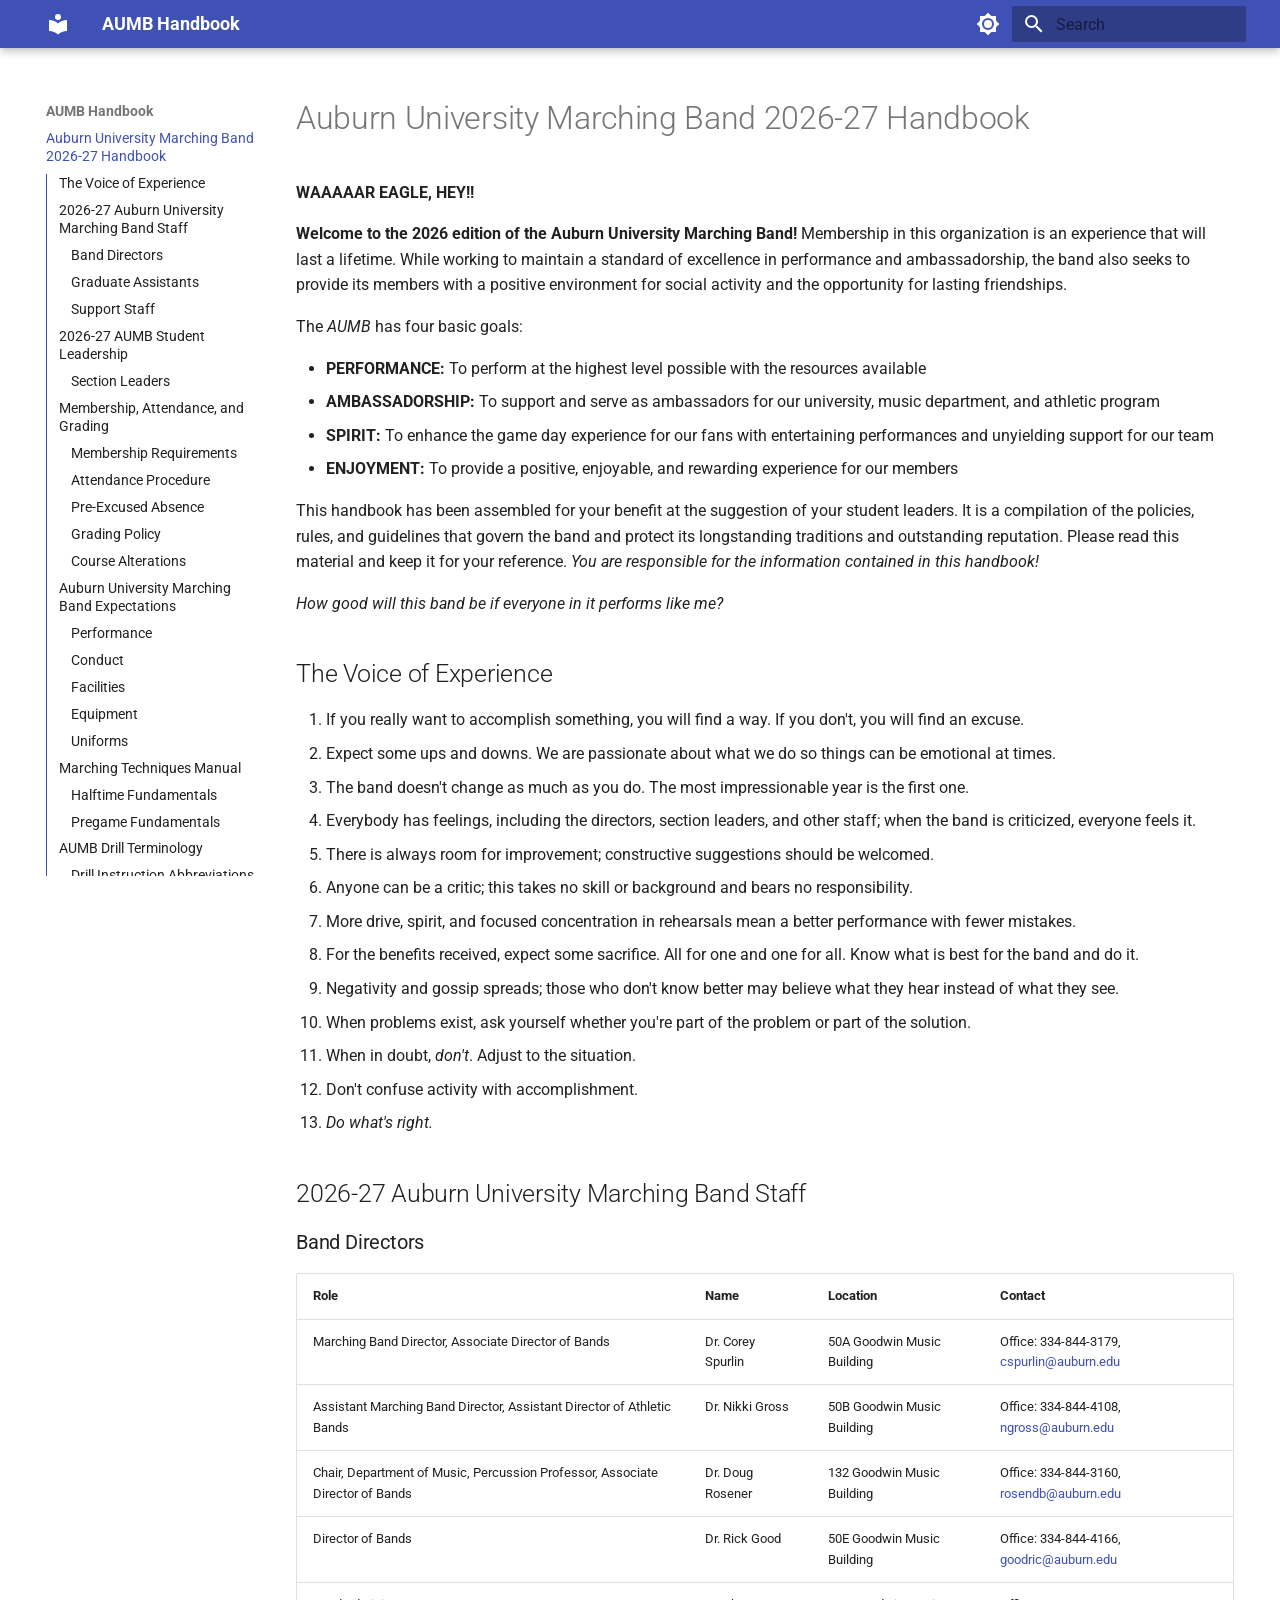
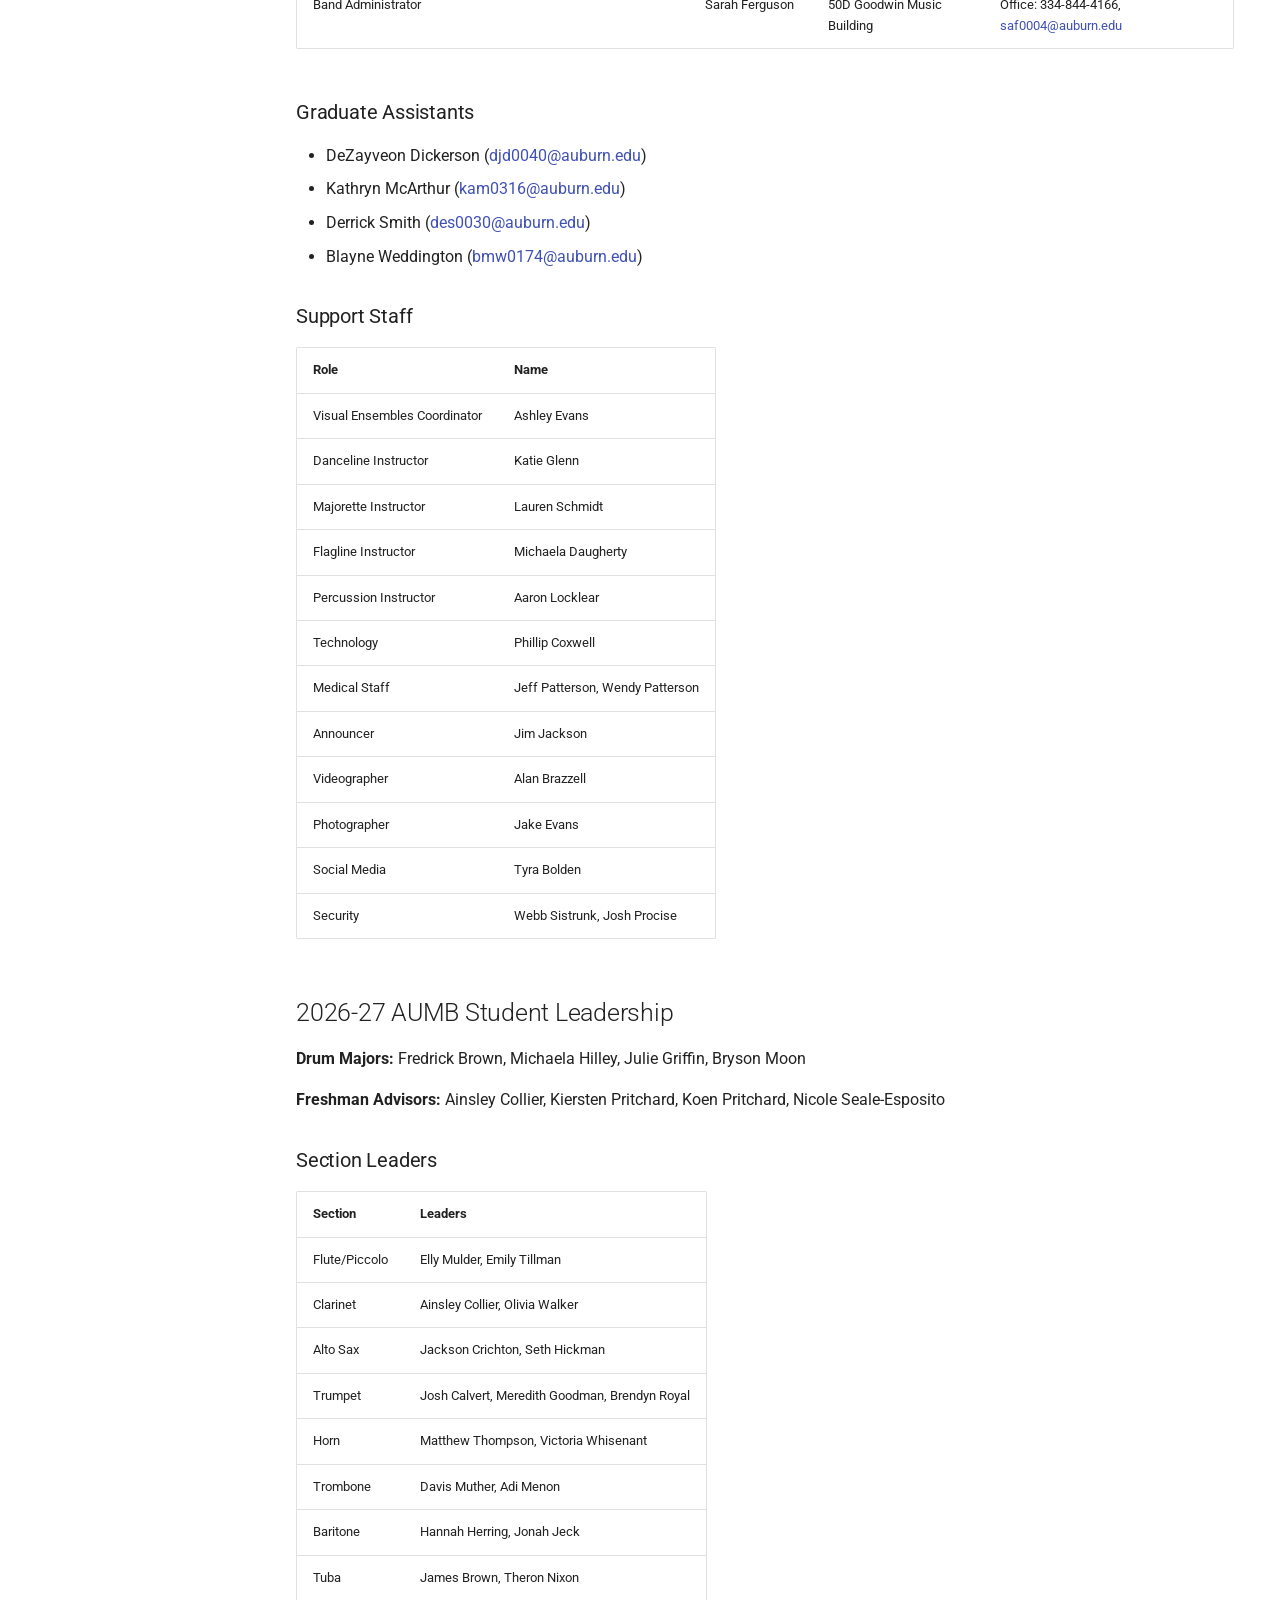
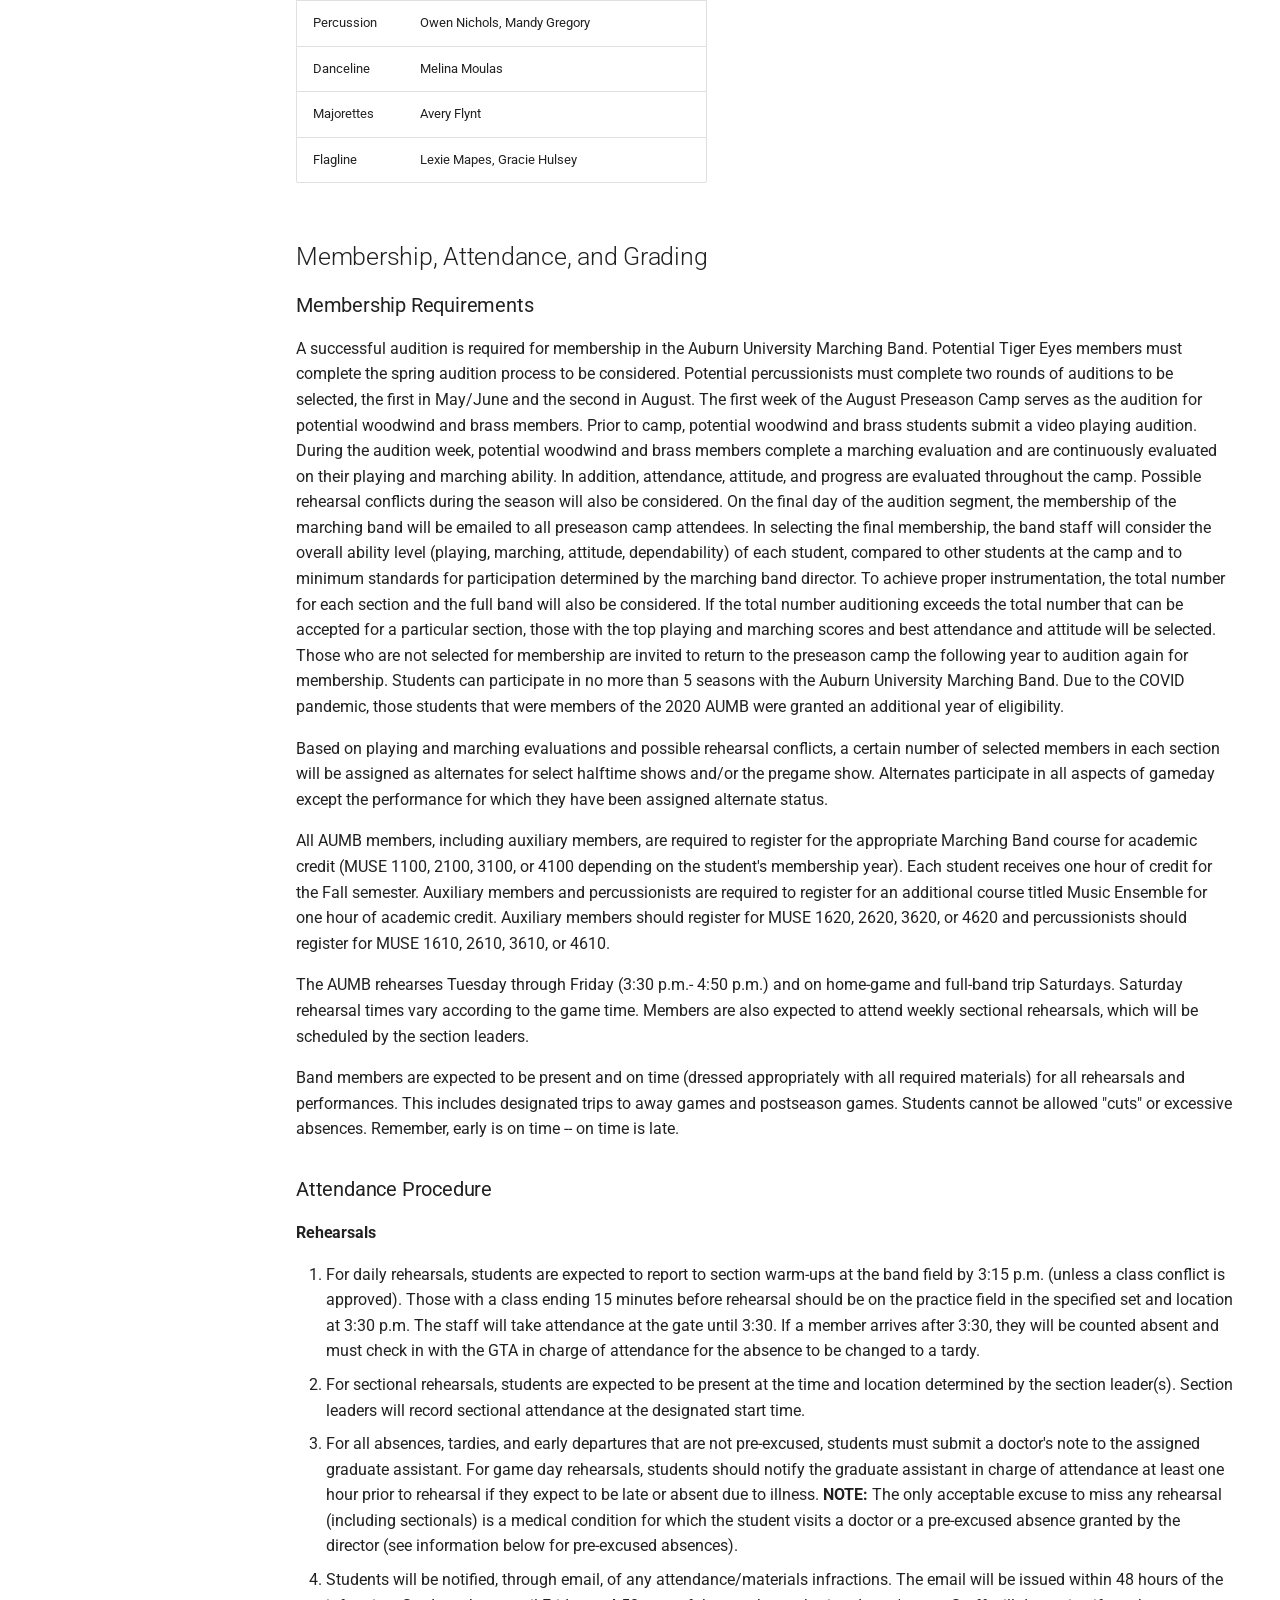
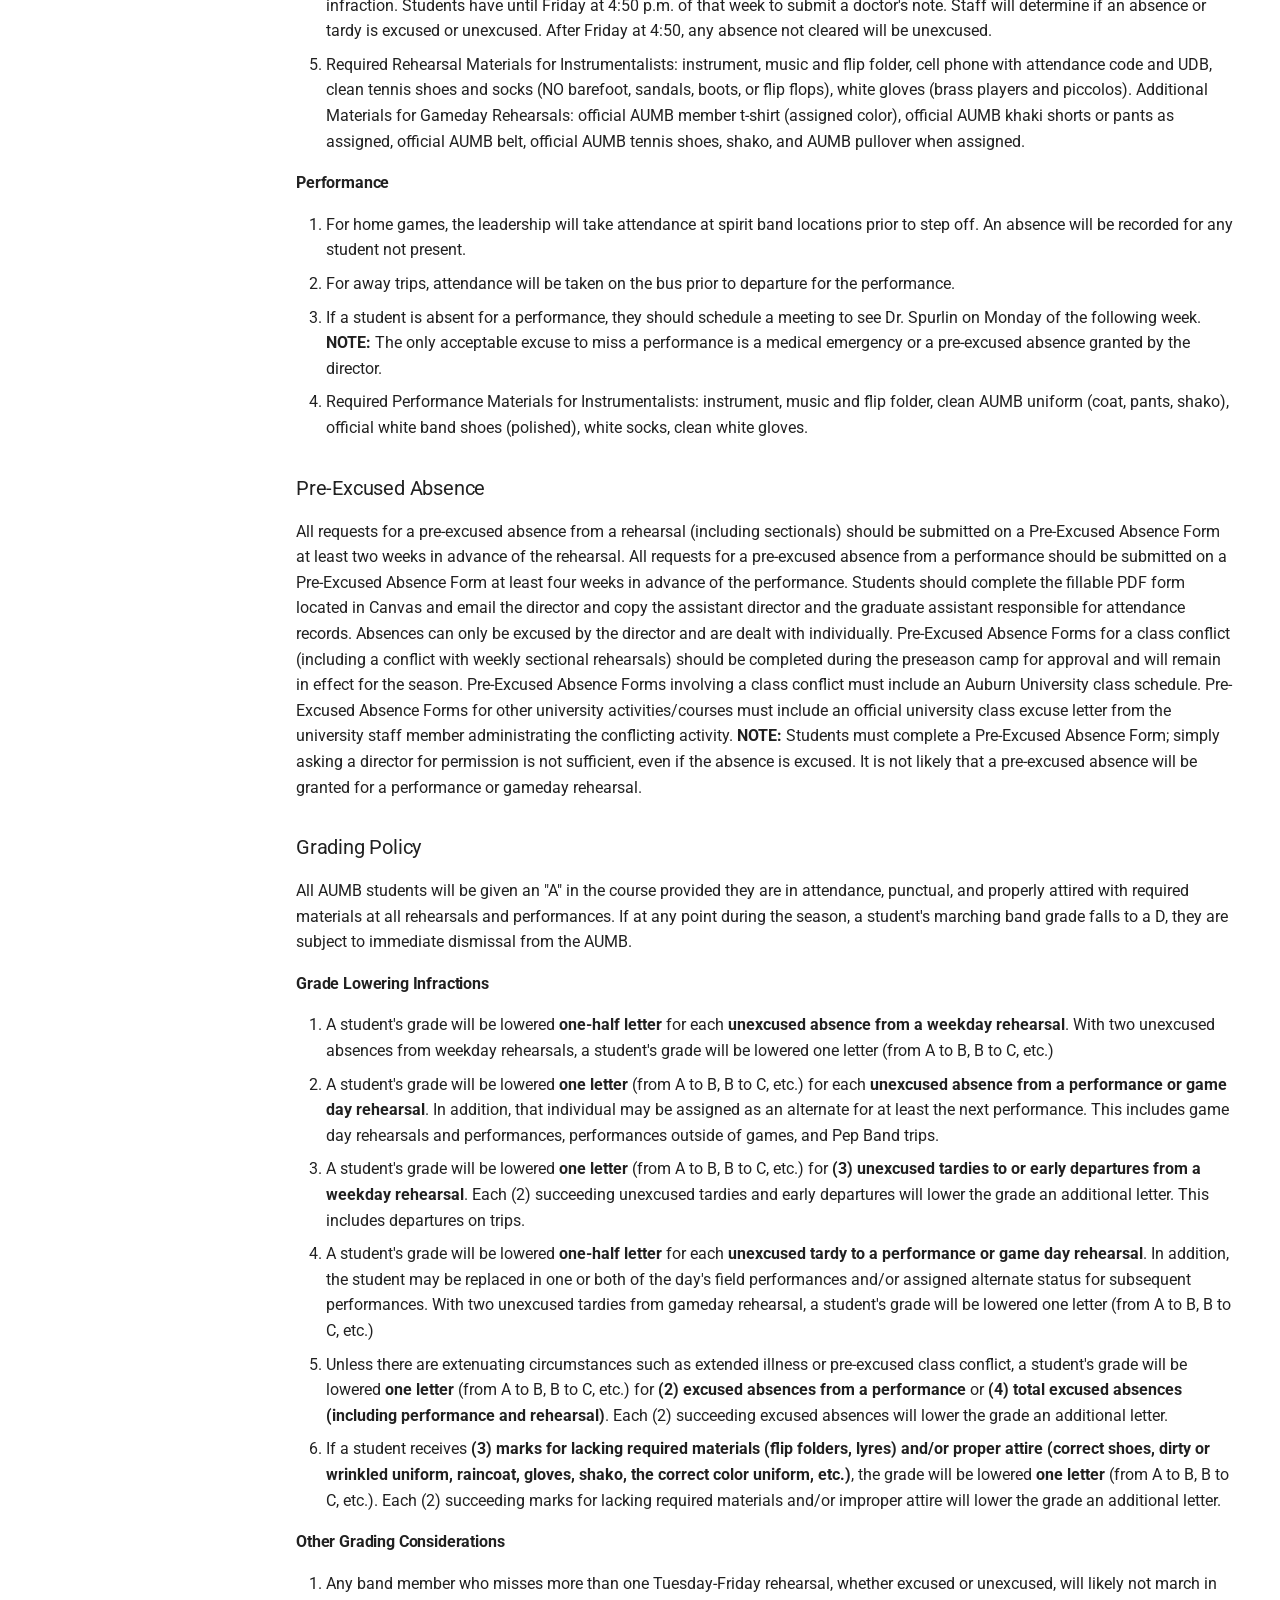
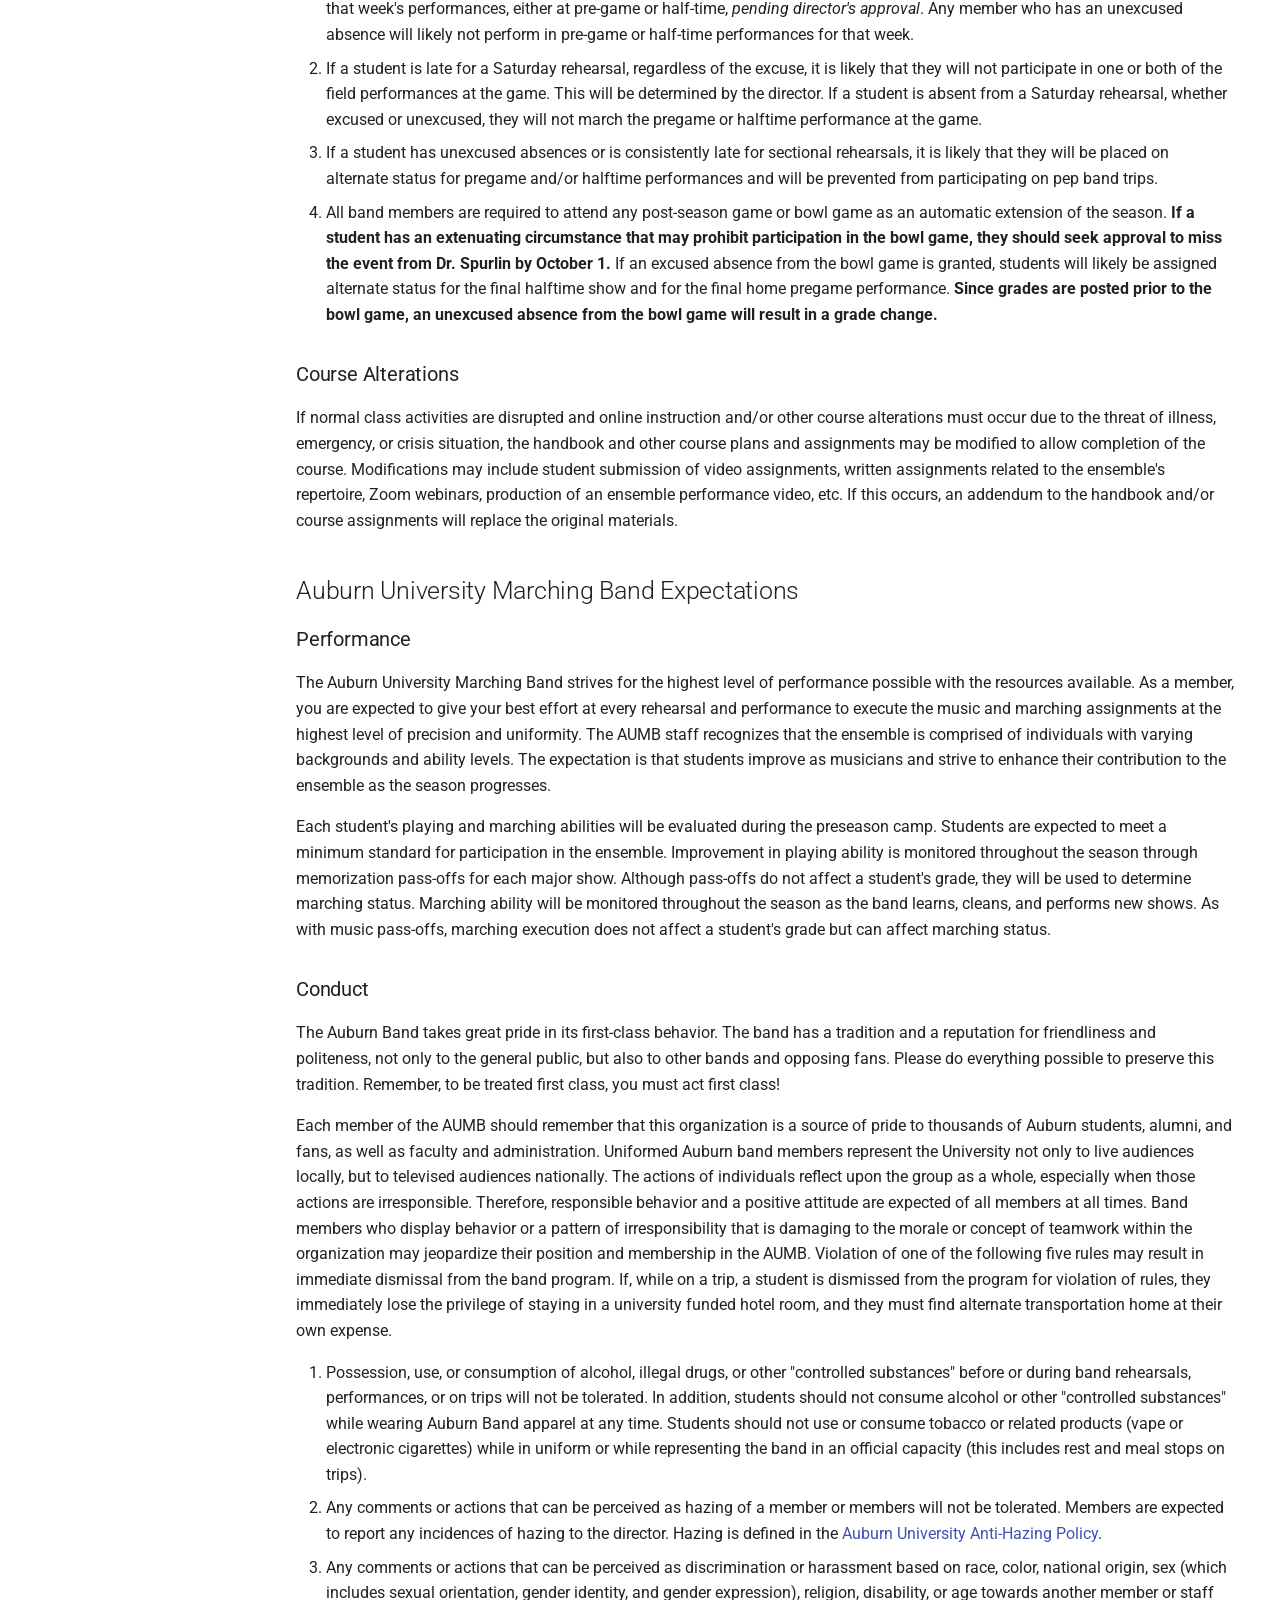
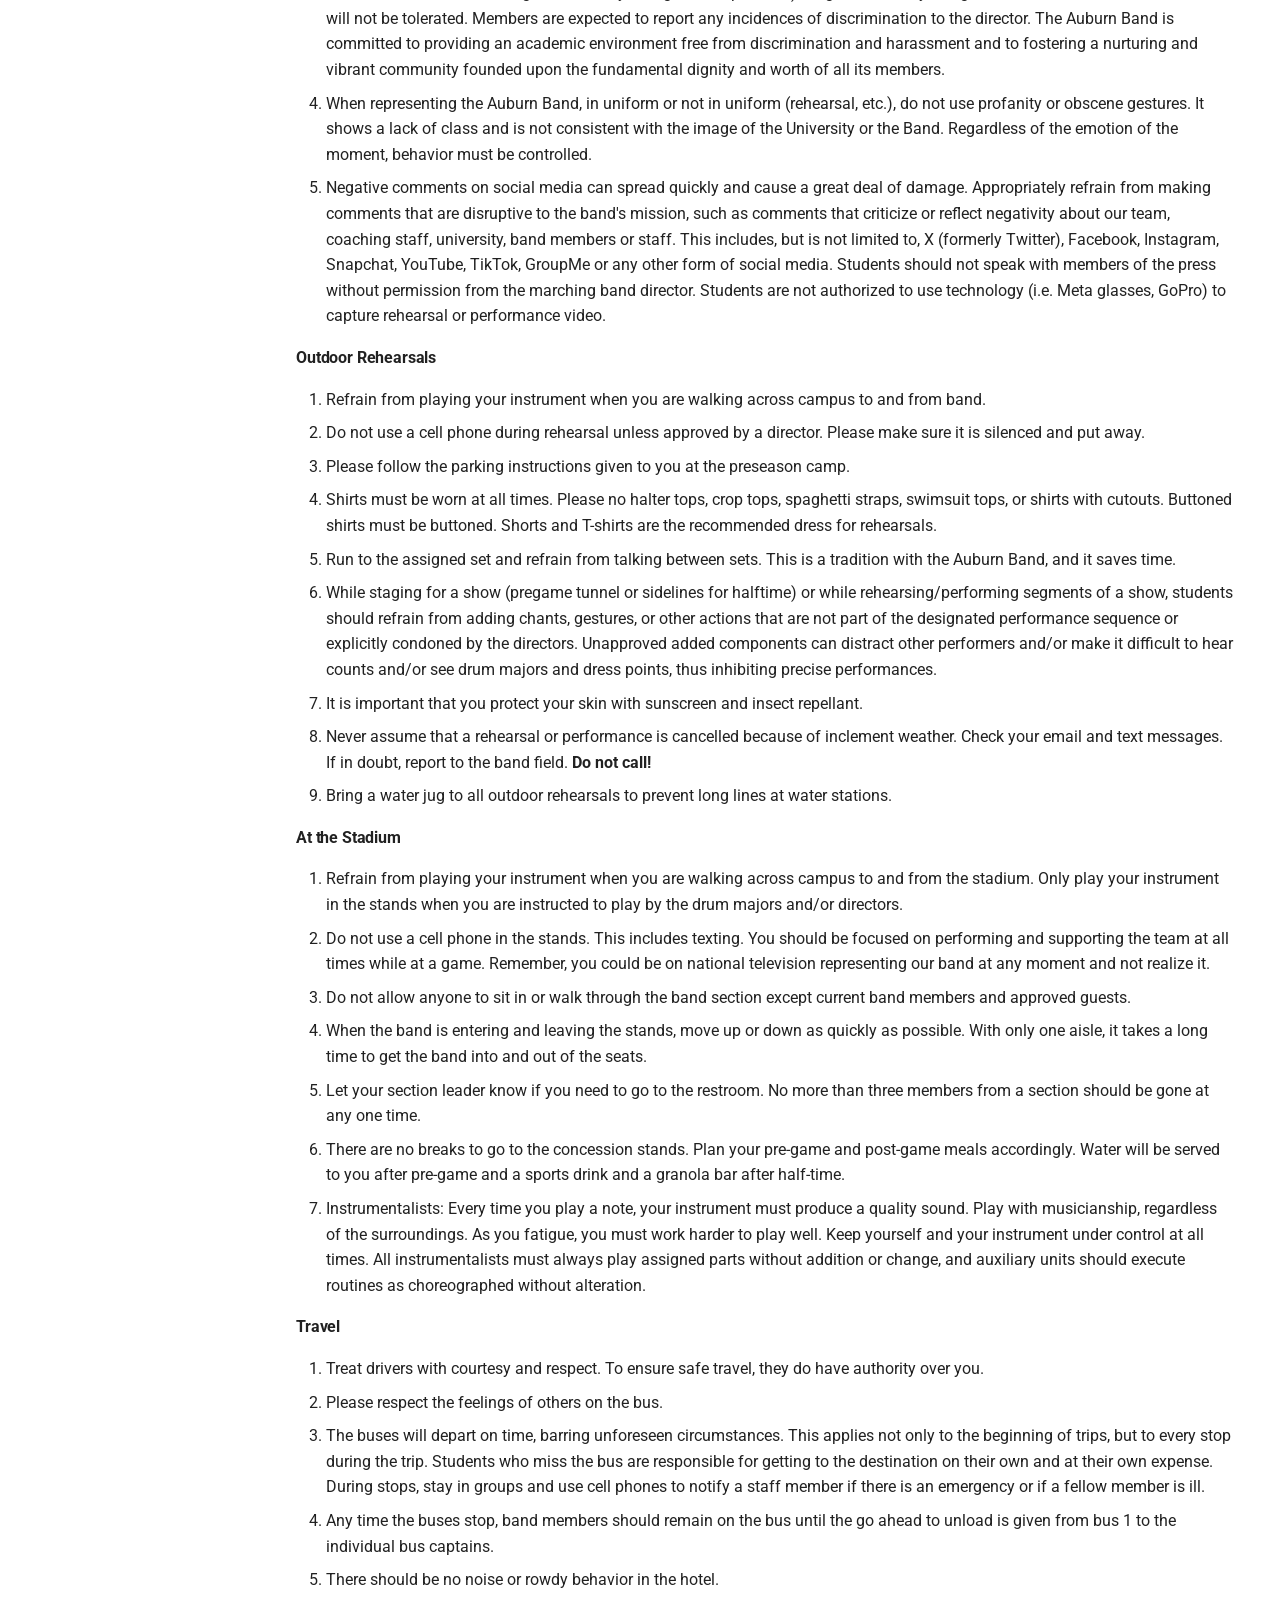
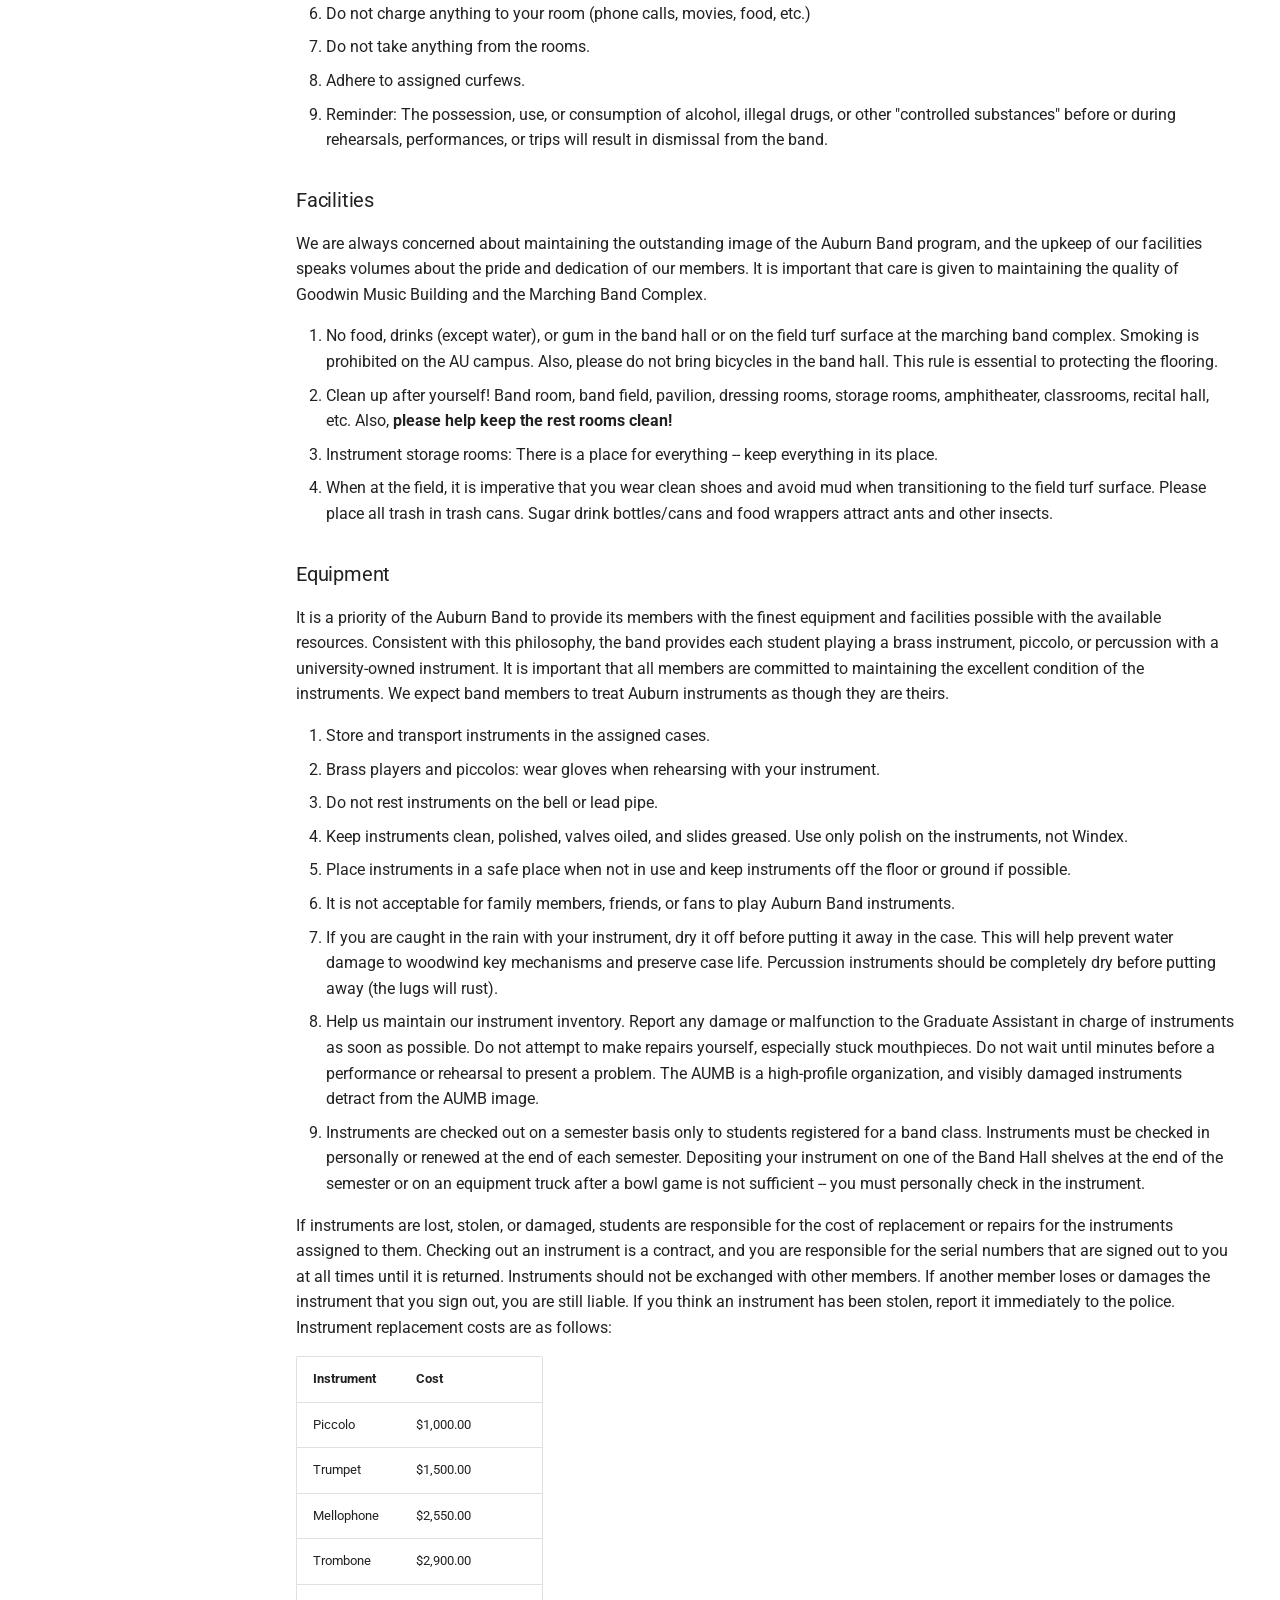
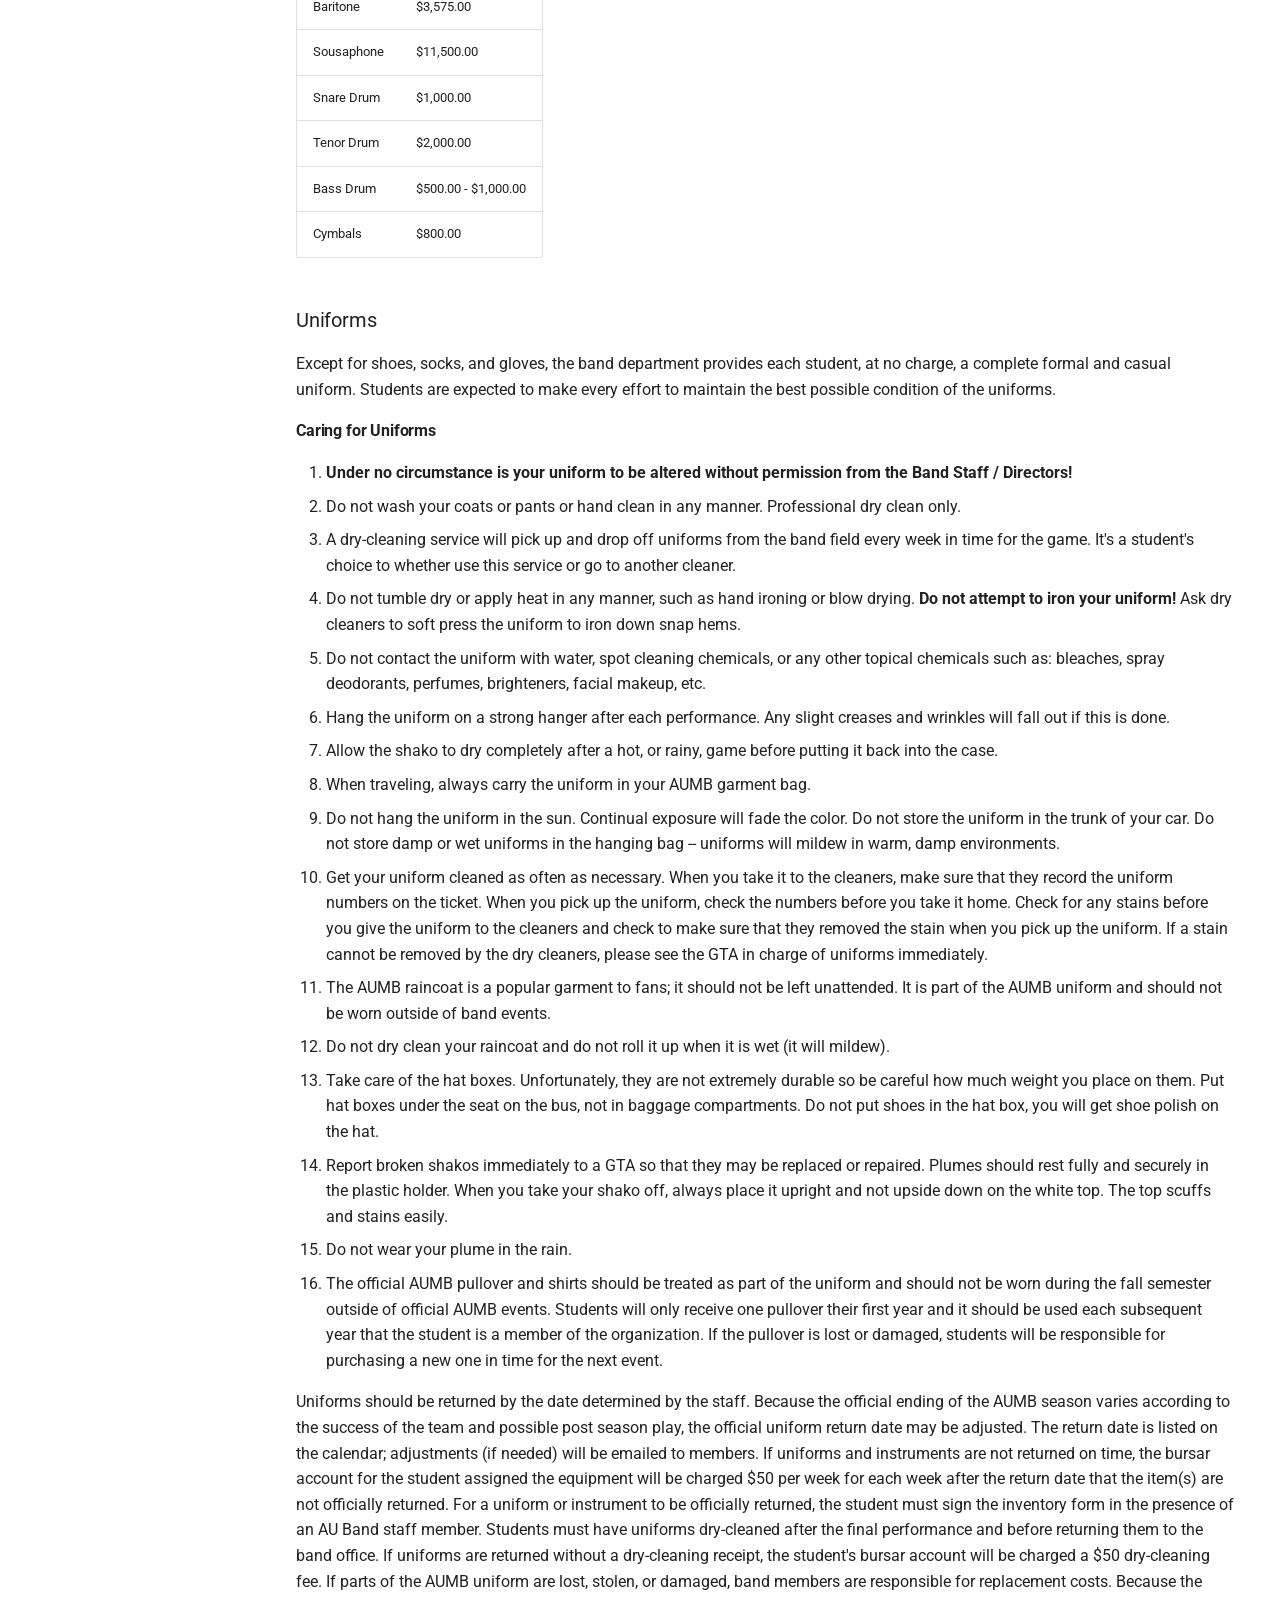
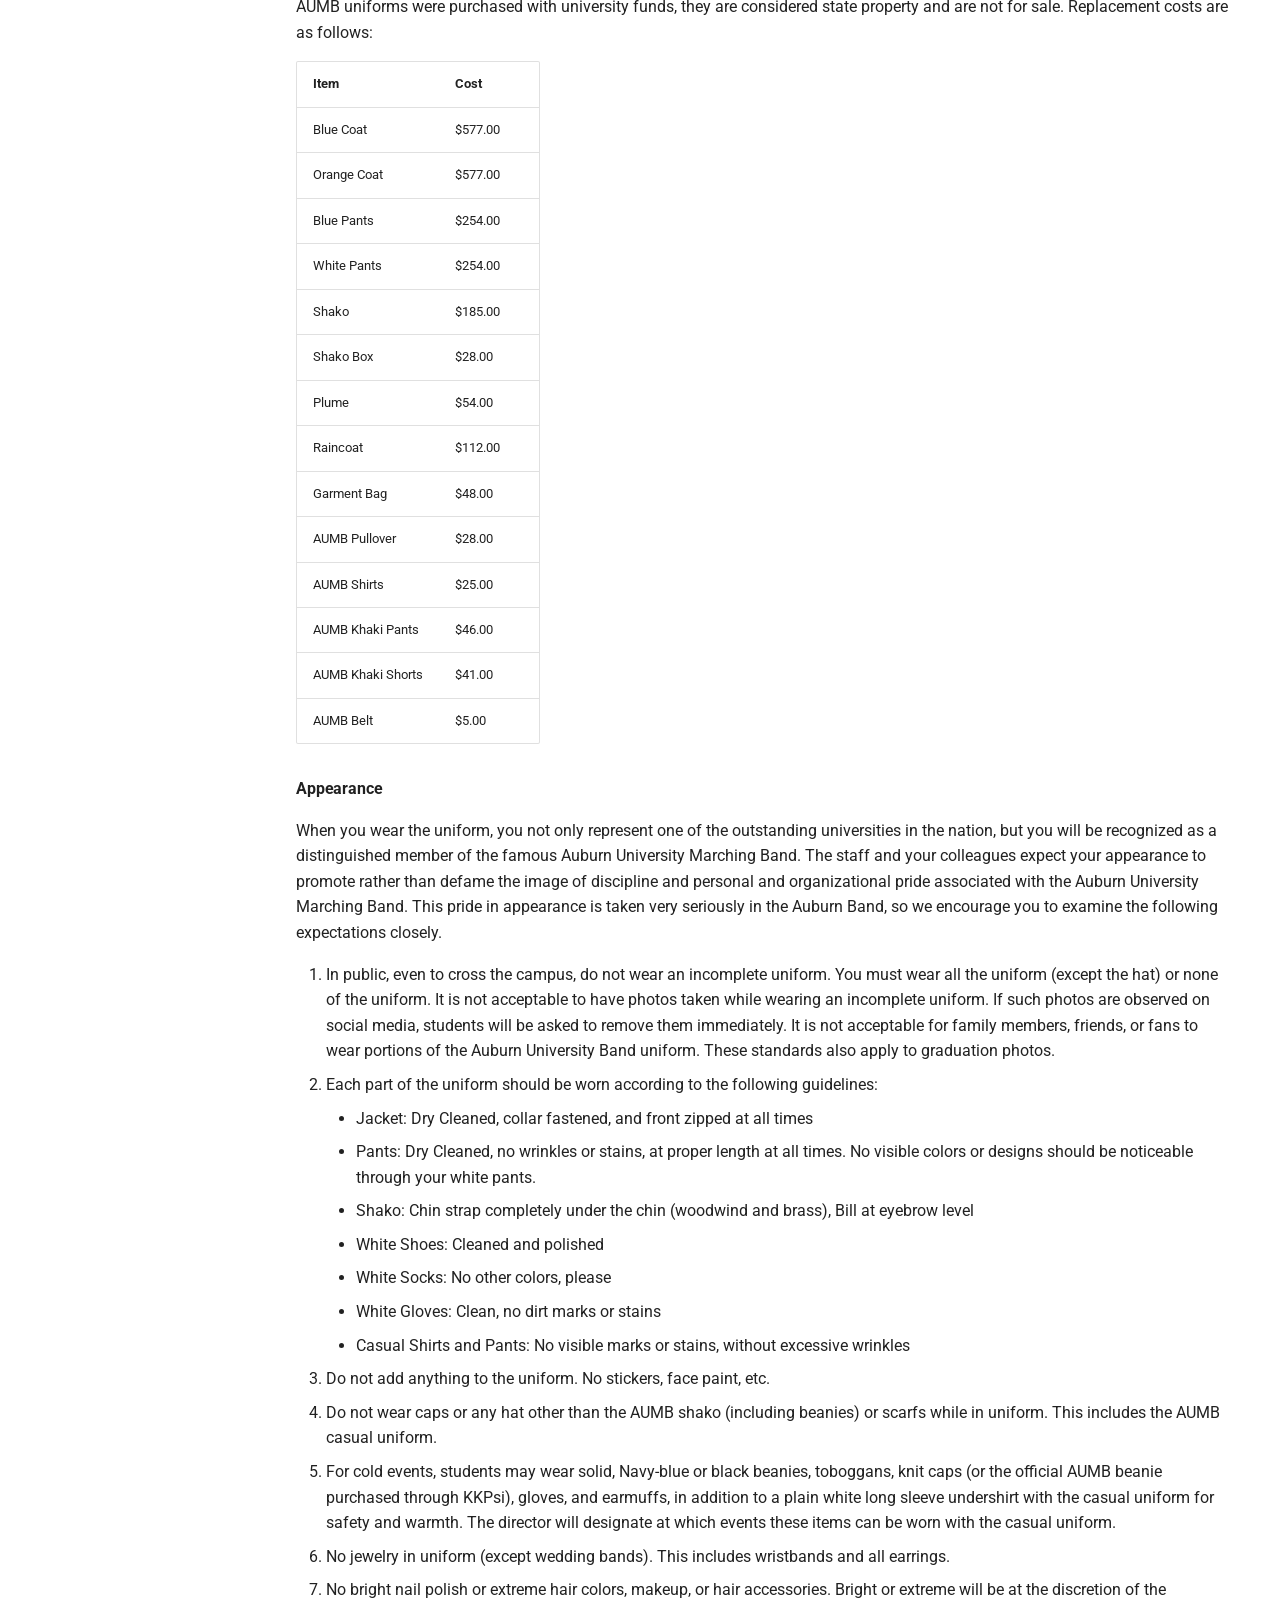
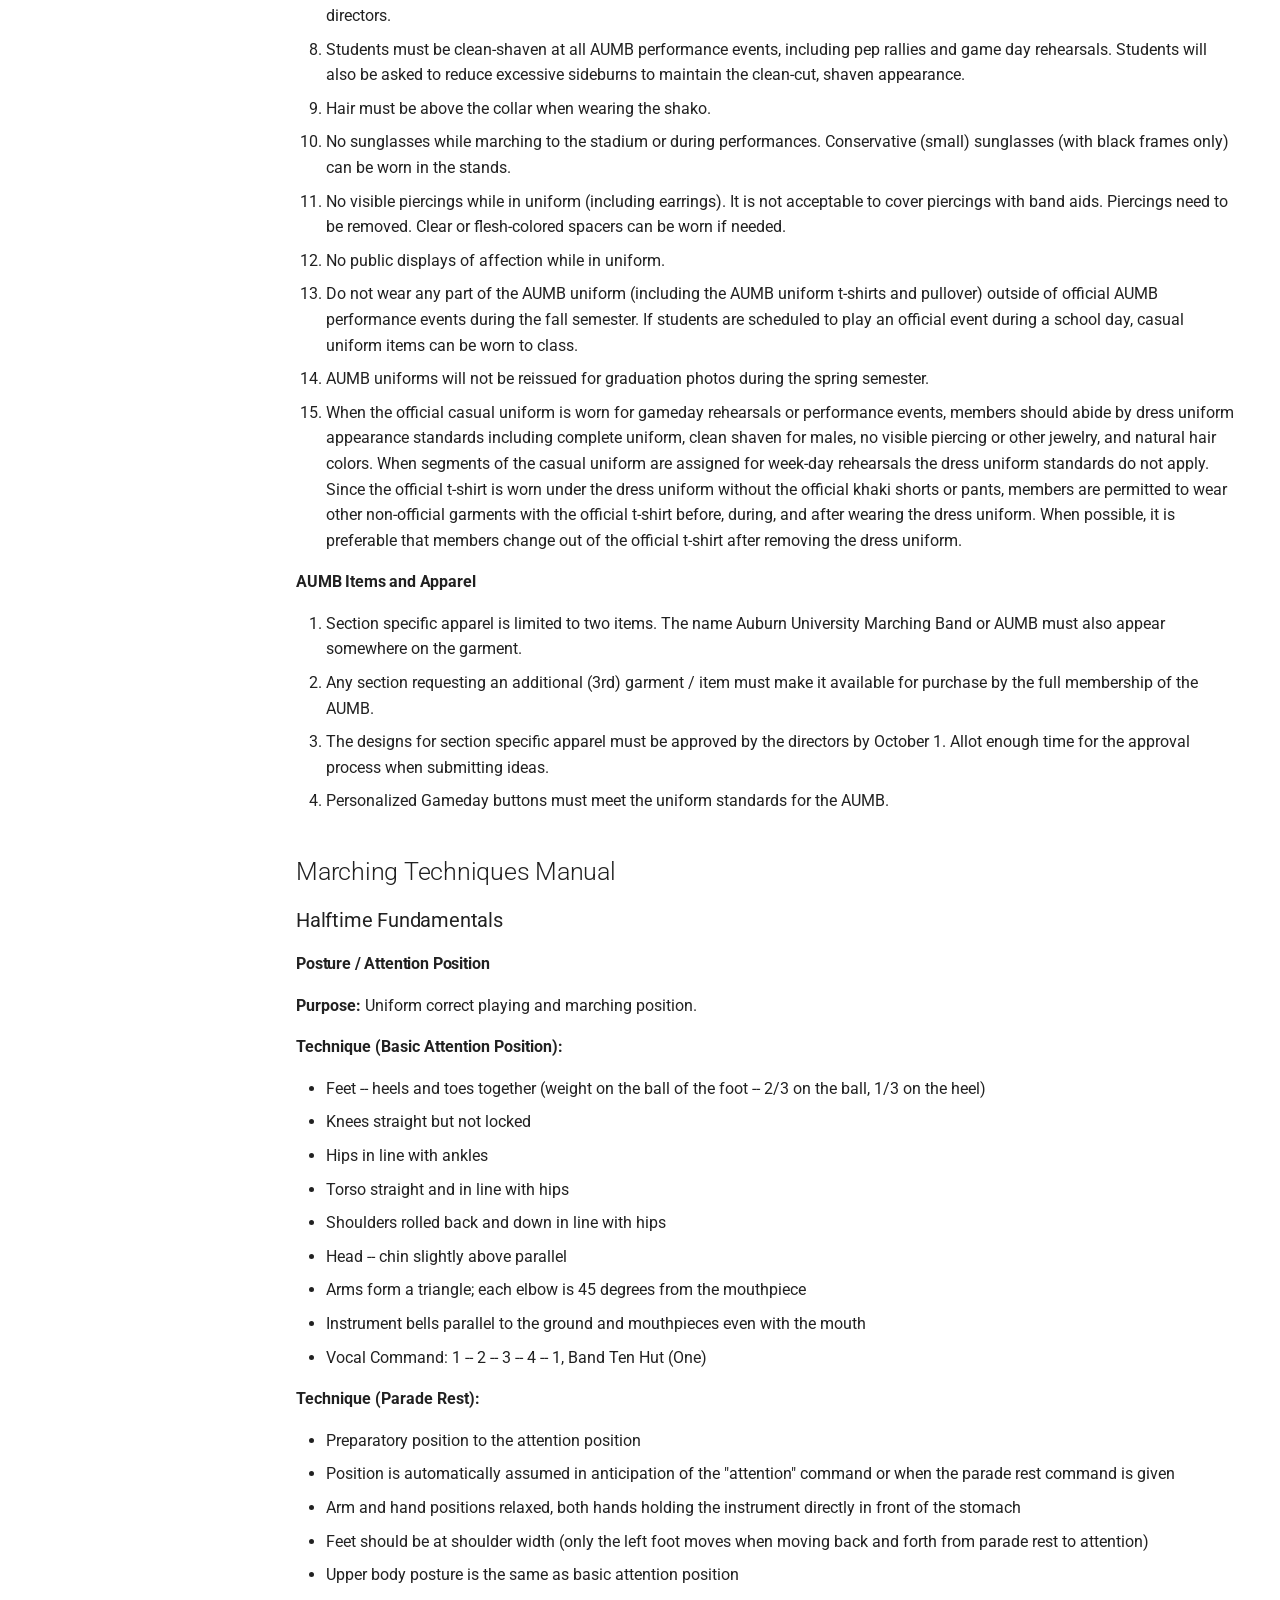
<file: index.html>
<!doctype html>
<html lang="en" class="no-js">
  <head>
    
      <meta charset="utf-8">
      <meta name="viewport" content="width=device-width,initial-scale=1">
      
        <meta name="description" content="Auburn University Marching Band Handbook 2026-2027">
      
      
      
      
      
      
        
      
      
      <link rel="icon" href="assets/images/favicon.png">
      <meta name="generator" content="mkdocs-1.6.1, mkdocs-material-9.7.6">
    
    
      
        <title>AUMB Handbook</title>
      
    
    
      <link rel="stylesheet" href="assets/stylesheets/main.484c7ddc.min.css">
      
        
        <link rel="stylesheet" href="assets/stylesheets/palette.ab4e12ef.min.css">
      
      


    
    
      
    
    
      
        
        
        <link rel="preconnect" href="https://fonts.gstatic.com" crossorigin>
        <link rel="stylesheet" href="https://fonts.googleapis.com/css?family=Roboto:300,300i,400,400i,700,700i%7CRoboto+Mono:400,400i,700,700i&display=fallback">
        <style>:root{--md-text-font:"Roboto";--md-code-font:"Roboto Mono"}</style>
      
    
    
      <link rel="stylesheet" href="stylesheets/auburn.css">
    
    <script>__md_scope=new URL(".",location),__md_hash=e=>[...e].reduce(((e,_)=>(e<<5)-e+_.charCodeAt(0)),0),__md_get=(e,_=localStorage,t=__md_scope)=>JSON.parse(_.getItem(t.pathname+"."+e)),__md_set=(e,_,t=localStorage,a=__md_scope)=>{try{t.setItem(a.pathname+"."+e,JSON.stringify(_))}catch(e){}}</script>
    
      

    
    
  </head>
  
  
    
    
      
    
    
    
    
    <body dir="ltr" data-md-color-scheme="auburn-light" data-md-color-primary="indigo" data-md-color-accent="indigo">
  
    
    <input class="md-toggle" data-md-toggle="drawer" type="checkbox" id="__drawer" autocomplete="off">
    <input class="md-toggle" data-md-toggle="search" type="checkbox" id="__search" autocomplete="off">
    <label class="md-overlay" for="__drawer"></label>
    <div data-md-component="skip">
      
        
        <a href="#auburn-university-marching-band-2026-27-handbook" class="md-skip">
          Skip to content
        </a>
      
    </div>
    <div data-md-component="announce">
      
    </div>
    
    
      

  

<header class="md-header md-header--shadow" data-md-component="header">
  <nav class="md-header__inner md-grid" aria-label="Header">
    <a href="." title="AUMB Handbook" class="md-header__button md-logo" aria-label="AUMB Handbook" data-md-component="logo">
      
  
  <svg xmlns="http://www.w3.org/2000/svg" viewBox="0 0 24 24"><path d="M12 8a3 3 0 0 0 3-3 3 3 0 0 0-3-3 3 3 0 0 0-3 3 3 3 0 0 0 3 3m0 3.54C9.64 9.35 6.5 8 3 8v11c3.5 0 6.64 1.35 9 3.54 2.36-2.19 5.5-3.54 9-3.54V8c-3.5 0-6.64 1.35-9 3.54"/></svg>

    </a>
    <label class="md-header__button md-icon" for="__drawer">
      
      <svg xmlns="http://www.w3.org/2000/svg" viewBox="0 0 24 24"><path d="M3 6h18v2H3zm0 5h18v2H3zm0 5h18v2H3z"/></svg>
    </label>
    <div class="md-header__title" data-md-component="header-title">
      <div class="md-header__ellipsis">
        <div class="md-header__topic">
          <span class="md-ellipsis">
            AUMB Handbook
          </span>
        </div>
        <div class="md-header__topic" data-md-component="header-topic">
          <span class="md-ellipsis">
            
              Auburn University Marching Band 2026-27 Handbook
            
          </span>
        </div>
      </div>
    </div>
    
      
        <form class="md-header__option" data-md-component="palette">
  
    
    
    
    <input class="md-option" data-md-color-media="(prefers-color-scheme: light)" data-md-color-scheme="auburn-light" data-md-color-primary="indigo" data-md-color-accent="indigo"  aria-label="Switch to dark mode"  type="radio" name="__palette" id="__palette_0">
    
      <label class="md-header__button md-icon" title="Switch to dark mode" for="__palette_1" hidden>
        <svg xmlns="http://www.w3.org/2000/svg" viewBox="0 0 24 24"><path d="M12 8a4 4 0 0 0-4 4 4 4 0 0 0 4 4 4 4 0 0 0 4-4 4 4 0 0 0-4-4m0 10a6 6 0 0 1-6-6 6 6 0 0 1 6-6 6 6 0 0 1 6 6 6 6 0 0 1-6 6m8-9.31V4h-4.69L12 .69 8.69 4H4v4.69L.69 12 4 15.31V20h4.69L12 23.31 15.31 20H20v-4.69L23.31 12z"/></svg>
      </label>
    
  
    
    
    
    <input class="md-option" data-md-color-media="(prefers-color-scheme: dark)" data-md-color-scheme="auburn-dark" data-md-color-primary="indigo" data-md-color-accent="indigo"  aria-label="Switch to light mode"  type="radio" name="__palette" id="__palette_1">
    
      <label class="md-header__button md-icon" title="Switch to light mode" for="__palette_0" hidden>
        <svg xmlns="http://www.w3.org/2000/svg" viewBox="0 0 24 24"><path d="M12 18c-.89 0-1.74-.2-2.5-.55C11.56 16.5 13 14.42 13 12s-1.44-4.5-3.5-5.45C10.26 6.2 11.11 6 12 6a6 6 0 0 1 6 6 6 6 0 0 1-6 6m8-9.31V4h-4.69L12 .69 8.69 4H4v4.69L.69 12 4 15.31V20h4.69L12 23.31 15.31 20H20v-4.69L23.31 12z"/></svg>
      </label>
    
  
</form>
      
    
    
      <script>var palette=__md_get("__palette");if(palette&&palette.color){if("(prefers-color-scheme)"===palette.color.media){var media=matchMedia("(prefers-color-scheme: light)"),input=document.querySelector(media.matches?"[data-md-color-media='(prefers-color-scheme: light)']":"[data-md-color-media='(prefers-color-scheme: dark)']");palette.color.media=input.getAttribute("data-md-color-media"),palette.color.scheme=input.getAttribute("data-md-color-scheme"),palette.color.primary=input.getAttribute("data-md-color-primary"),palette.color.accent=input.getAttribute("data-md-color-accent")}for(var[key,value]of Object.entries(palette.color))document.body.setAttribute("data-md-color-"+key,value)}</script>
    
    
    
      
      
        <label class="md-header__button md-icon" for="__search">
          
          <svg xmlns="http://www.w3.org/2000/svg" viewBox="0 0 24 24"><path d="M9.5 3A6.5 6.5 0 0 1 16 9.5c0 1.61-.59 3.09-1.56 4.23l.27.27h.79l5 5-1.5 1.5-5-5v-.79l-.27-.27A6.52 6.52 0 0 1 9.5 16 6.5 6.5 0 0 1 3 9.5 6.5 6.5 0 0 1 9.5 3m0 2C7 5 5 7 5 9.5S7 14 9.5 14 14 12 14 9.5 12 5 9.5 5"/></svg>
        </label>
        <div class="md-search" data-md-component="search" role="dialog">
  <label class="md-search__overlay" for="__search"></label>
  <div class="md-search__inner" role="search">
    <form class="md-search__form" name="search">
      <input type="text" class="md-search__input" name="query" aria-label="Search" placeholder="Search" autocapitalize="off" autocorrect="off" autocomplete="off" spellcheck="false" data-md-component="search-query" required>
      <label class="md-search__icon md-icon" for="__search">
        
        <svg xmlns="http://www.w3.org/2000/svg" viewBox="0 0 24 24"><path d="M9.5 3A6.5 6.5 0 0 1 16 9.5c0 1.61-.59 3.09-1.56 4.23l.27.27h.79l5 5-1.5 1.5-5-5v-.79l-.27-.27A6.52 6.52 0 0 1 9.5 16 6.5 6.5 0 0 1 3 9.5 6.5 6.5 0 0 1 9.5 3m0 2C7 5 5 7 5 9.5S7 14 9.5 14 14 12 14 9.5 12 5 9.5 5"/></svg>
        
        <svg xmlns="http://www.w3.org/2000/svg" viewBox="0 0 24 24"><path d="M20 11v2H8l5.5 5.5-1.42 1.42L4.16 12l7.92-7.92L13.5 5.5 8 11z"/></svg>
      </label>
      <nav class="md-search__options" aria-label="Search">
        
        <button type="reset" class="md-search__icon md-icon" title="Clear" aria-label="Clear" tabindex="-1">
          
          <svg xmlns="http://www.w3.org/2000/svg" viewBox="0 0 24 24"><path d="M19 6.41 17.59 5 12 10.59 6.41 5 5 6.41 10.59 12 5 17.59 6.41 19 12 13.41 17.59 19 19 17.59 13.41 12z"/></svg>
        </button>
      </nav>
      
        <div class="md-search__suggest" data-md-component="search-suggest"></div>
      
    </form>
    <div class="md-search__output">
      <div class="md-search__scrollwrap" tabindex="0" data-md-scrollfix>
        <div class="md-search-result" data-md-component="search-result">
          <div class="md-search-result__meta">
            Initializing search
          </div>
          <ol class="md-search-result__list" role="presentation"></ol>
        </div>
      </div>
    </div>
  </div>
</div>
      
    
    
  </nav>
  
</header>
    
    <div class="md-container" data-md-component="container">
      
      
        
          
        
      
      <main class="md-main" data-md-component="main">
        <div class="md-main__inner md-grid">
          
            
              
              <div class="md-sidebar md-sidebar--primary" data-md-component="sidebar" data-md-type="navigation" >
                <div class="md-sidebar__scrollwrap">
                  <div class="md-sidebar__inner">
                    



  

<nav class="md-nav md-nav--primary md-nav--integrated" aria-label="Navigation" data-md-level="0">
  <label class="md-nav__title" for="__drawer">
    <a href="." title="AUMB Handbook" class="md-nav__button md-logo" aria-label="AUMB Handbook" data-md-component="logo">
      
  
  <svg xmlns="http://www.w3.org/2000/svg" viewBox="0 0 24 24"><path d="M12 8a3 3 0 0 0 3-3 3 3 0 0 0-3-3 3 3 0 0 0-3 3 3 3 0 0 0 3 3m0 3.54C9.64 9.35 6.5 8 3 8v11c3.5 0 6.64 1.35 9 3.54 2.36-2.19 5.5-3.54 9-3.54V8c-3.5 0-6.64 1.35-9 3.54"/></svg>

    </a>
    AUMB Handbook
  </label>
  
  <ul class="md-nav__list" data-md-scrollfix>
    
      
      
  
  
    
  
  
  
    <li class="md-nav__item md-nav__item--active">
      
      <input class="md-nav__toggle md-toggle" type="checkbox" id="__toc">
      
      
        
      
      
        <label class="md-nav__link md-nav__link--active" for="__toc">
          
  
  
  <span class="md-ellipsis">
    
  
    Auburn University Marching Band 2026-27 Handbook
  

    
  </span>
  
  

          <span class="md-nav__icon md-icon"></span>
        </label>
      
      <a href="." class="md-nav__link md-nav__link--active">
        
  
  
  <span class="md-ellipsis">
    
  
    Auburn University Marching Band 2026-27 Handbook
  

    
  </span>
  
  

      </a>
      
        

<nav class="md-nav md-nav--secondary" aria-label="Table of contents">
  
  
  
    
  
  
    <label class="md-nav__title" for="__toc">
      <span class="md-nav__icon md-icon"></span>
      Table of contents
    </label>
    <ul class="md-nav__list" data-md-component="toc" data-md-scrollfix>
      
        <li class="md-nav__item">
  <a href="#the-voice-of-experience" class="md-nav__link">
    <span class="md-ellipsis">
      
        The Voice of Experience
      
    </span>
  </a>
  
</li>
      
        <li class="md-nav__item">
  <a href="#2026-27-auburn-university-marching-band-staff" class="md-nav__link">
    <span class="md-ellipsis">
      
        2026-27 Auburn University Marching Band Staff
      
    </span>
  </a>
  
    <nav class="md-nav" aria-label="2026-27 Auburn University Marching Band Staff">
      <ul class="md-nav__list">
        
          <li class="md-nav__item">
  <a href="#band-directors" class="md-nav__link">
    <span class="md-ellipsis">
      
        Band Directors
      
    </span>
  </a>
  
</li>
        
          <li class="md-nav__item">
  <a href="#graduate-assistants" class="md-nav__link">
    <span class="md-ellipsis">
      
        Graduate Assistants
      
    </span>
  </a>
  
</li>
        
          <li class="md-nav__item">
  <a href="#support-staff" class="md-nav__link">
    <span class="md-ellipsis">
      
        Support Staff
      
    </span>
  </a>
  
</li>
        
      </ul>
    </nav>
  
</li>
      
        <li class="md-nav__item">
  <a href="#2026-27-aumb-student-leadership" class="md-nav__link">
    <span class="md-ellipsis">
      
        2026-27 AUMB Student Leadership
      
    </span>
  </a>
  
    <nav class="md-nav" aria-label="2026-27 AUMB Student Leadership">
      <ul class="md-nav__list">
        
          <li class="md-nav__item">
  <a href="#section-leaders" class="md-nav__link">
    <span class="md-ellipsis">
      
        Section Leaders
      
    </span>
  </a>
  
</li>
        
      </ul>
    </nav>
  
</li>
      
        <li class="md-nav__item">
  <a href="#membership-attendance-and-grading" class="md-nav__link">
    <span class="md-ellipsis">
      
        Membership, Attendance, and Grading
      
    </span>
  </a>
  
    <nav class="md-nav" aria-label="Membership, Attendance, and Grading">
      <ul class="md-nav__list">
        
          <li class="md-nav__item">
  <a href="#membership-requirements" class="md-nav__link">
    <span class="md-ellipsis">
      
        Membership Requirements
      
    </span>
  </a>
  
</li>
        
          <li class="md-nav__item">
  <a href="#attendance-procedure" class="md-nav__link">
    <span class="md-ellipsis">
      
        Attendance Procedure
      
    </span>
  </a>
  
</li>
        
          <li class="md-nav__item">
  <a href="#pre-excused-absence" class="md-nav__link">
    <span class="md-ellipsis">
      
        Pre-Excused Absence
      
    </span>
  </a>
  
</li>
        
          <li class="md-nav__item">
  <a href="#grading-policy" class="md-nav__link">
    <span class="md-ellipsis">
      
        Grading Policy
      
    </span>
  </a>
  
</li>
        
          <li class="md-nav__item">
  <a href="#course-alterations" class="md-nav__link">
    <span class="md-ellipsis">
      
        Course Alterations
      
    </span>
  </a>
  
</li>
        
      </ul>
    </nav>
  
</li>
      
        <li class="md-nav__item">
  <a href="#auburn-university-marching-band-expectations" class="md-nav__link">
    <span class="md-ellipsis">
      
        Auburn University Marching Band Expectations
      
    </span>
  </a>
  
    <nav class="md-nav" aria-label="Auburn University Marching Band Expectations">
      <ul class="md-nav__list">
        
          <li class="md-nav__item">
  <a href="#performance_1" class="md-nav__link">
    <span class="md-ellipsis">
      
        Performance
      
    </span>
  </a>
  
</li>
        
          <li class="md-nav__item">
  <a href="#conduct" class="md-nav__link">
    <span class="md-ellipsis">
      
        Conduct
      
    </span>
  </a>
  
</li>
        
          <li class="md-nav__item">
  <a href="#facilities" class="md-nav__link">
    <span class="md-ellipsis">
      
        Facilities
      
    </span>
  </a>
  
</li>
        
          <li class="md-nav__item">
  <a href="#equipment" class="md-nav__link">
    <span class="md-ellipsis">
      
        Equipment
      
    </span>
  </a>
  
</li>
        
          <li class="md-nav__item">
  <a href="#uniforms" class="md-nav__link">
    <span class="md-ellipsis">
      
        Uniforms
      
    </span>
  </a>
  
</li>
        
      </ul>
    </nav>
  
</li>
      
        <li class="md-nav__item">
  <a href="#marching-techniques-manual" class="md-nav__link">
    <span class="md-ellipsis">
      
        Marching Techniques Manual
      
    </span>
  </a>
  
    <nav class="md-nav" aria-label="Marching Techniques Manual">
      <ul class="md-nav__list">
        
          <li class="md-nav__item">
  <a href="#halftime-fundamentals" class="md-nav__link">
    <span class="md-ellipsis">
      
        Halftime Fundamentals
      
    </span>
  </a>
  
</li>
        
          <li class="md-nav__item">
  <a href="#pregame-fundamentals" class="md-nav__link">
    <span class="md-ellipsis">
      
        Pregame Fundamentals
      
    </span>
  </a>
  
</li>
        
      </ul>
    </nav>
  
</li>
      
        <li class="md-nav__item">
  <a href="#aumb-drill-terminology" class="md-nav__link">
    <span class="md-ellipsis">
      
        AUMB Drill Terminology
      
    </span>
  </a>
  
    <nav class="md-nav" aria-label="AUMB Drill Terminology">
      <ul class="md-nav__list">
        
          <li class="md-nav__item">
  <a href="#drill-instruction-abbreviations" class="md-nav__link">
    <span class="md-ellipsis">
      
        Drill Instruction Abbreviations
      
    </span>
  </a>
  
</li>
        
          <li class="md-nav__item">
  <a href="#definitions" class="md-nav__link">
    <span class="md-ellipsis">
      
        Definitions
      
    </span>
  </a>
  
</li>
        
      </ul>
    </nav>
  
</li>
      
        <li class="md-nav__item">
  <a href="#2026-27-auburn-bands-tentative-calendar" class="md-nav__link">
    <span class="md-ellipsis">
      
        2026-27 Auburn Bands Tentative Calendar
      
    </span>
  </a>
  
    <nav class="md-nav" aria-label="2026-27 Auburn Bands Tentative Calendar">
      <ul class="md-nav__list">
        
          <li class="md-nav__item">
  <a href="#august" class="md-nav__link">
    <span class="md-ellipsis">
      
        August
      
    </span>
  </a>
  
</li>
        
          <li class="md-nav__item">
  <a href="#september" class="md-nav__link">
    <span class="md-ellipsis">
      
        September
      
    </span>
  </a>
  
</li>
        
          <li class="md-nav__item">
  <a href="#october" class="md-nav__link">
    <span class="md-ellipsis">
      
        October
      
    </span>
  </a>
  
</li>
        
          <li class="md-nav__item">
  <a href="#november" class="md-nav__link">
    <span class="md-ellipsis">
      
        November
      
    </span>
  </a>
  
</li>
        
          <li class="md-nav__item">
  <a href="#december" class="md-nav__link">
    <span class="md-ellipsis">
      
        December
      
    </span>
  </a>
  
</li>
        
          <li class="md-nav__item">
  <a href="#january" class="md-nav__link">
    <span class="md-ellipsis">
      
        January
      
    </span>
  </a>
  
</li>
        
          <li class="md-nav__item">
  <a href="#february" class="md-nav__link">
    <span class="md-ellipsis">
      
        February
      
    </span>
  </a>
  
</li>
        
          <li class="md-nav__item">
  <a href="#march" class="md-nav__link">
    <span class="md-ellipsis">
      
        March
      
    </span>
  </a>
  
</li>
        
          <li class="md-nav__item">
  <a href="#may" class="md-nav__link">
    <span class="md-ellipsis">
      
        May
      
    </span>
  </a>
  
</li>
        
      </ul>
    </nav>
  
</li>
      
        <li class="md-nav__item">
  <a href="#handbook-agreement-form" class="md-nav__link">
    <span class="md-ellipsis">
      
        Handbook Agreement Form
      
    </span>
  </a>
  
</li>
      
    </ul>
  
</nav>
      
    </li>
  

    
  </ul>
</nav>
                  </div>
                </div>
              </div>
            
            
          
          
            <div class="md-content" data-md-component="content">
              
              <article class="md-content__inner md-typeset">
                
                  



<h1 id="auburn-university-marching-band-2026-27-handbook">Auburn University Marching Band 2026-27 Handbook<a class="headerlink" href="#auburn-university-marching-band-2026-27-handbook" title="Link to this section">&para;</a></h1>
<p><strong>WAAAAAR EAGLE, HEY!!</strong></p>
<p><strong>Welcome to the 2026 edition of the Auburn University Marching Band!</strong> Membership in this organization is an experience that will last a lifetime. While working to maintain a standard of excellence in performance and ambassadorship, the band also seeks to provide its members with a positive environment for social activity and the opportunity for lasting friendships.</p>
<p>The <em>AUMB</em> has four basic goals:</p>
<ul>
<li><strong>PERFORMANCE:</strong> To perform at the highest level possible with the resources available</li>
<li><strong>AMBASSADORSHIP:</strong> To support and serve as ambassadors for our university, music department, and athletic program</li>
<li><strong>SPIRIT:</strong> To enhance the game day experience for our fans with entertaining performances and unyielding support for our team</li>
<li><strong>ENJOYMENT:</strong> To provide a positive, enjoyable, and rewarding experience for our members</li>
</ul>
<p>This handbook has been assembled for your benefit at the suggestion of your student leaders. It is a compilation of the policies, rules, and guidelines that govern the band and protect its longstanding traditions and outstanding reputation. Please read this material and keep it for your reference. <em>You are responsible for the information contained in this handbook!</em></p>
<p><em>How good will this band be if everyone in it performs like me?</em></p>
<h2 id="the-voice-of-experience">The Voice of Experience<a class="headerlink" href="#the-voice-of-experience" title="Link to this section">&para;</a></h2>
<ol>
<li>If you really want to accomplish something, you will find a way. If you don't, you will find an excuse.</li>
<li>Expect some ups and downs. We are passionate about what we do so things can be emotional at times.</li>
<li>The band doesn't change as much as you do. The most impressionable year is the first one.</li>
<li>Everybody has feelings, including the directors, section leaders, and other staff; when the band is criticized, everyone feels it.</li>
<li>There is always room for improvement; constructive suggestions should be welcomed.</li>
<li>Anyone can be a critic; this takes no skill or background and bears no responsibility.</li>
<li>More drive, spirit, and focused concentration in rehearsals mean a better performance with fewer mistakes.</li>
<li>For the benefits received, expect some sacrifice. All for one and one for all. Know what is best for the band and do it.</li>
<li>Negativity and gossip spreads; those who don't know better may believe what they hear instead of what they see.</li>
<li>When problems exist, ask yourself whether you're part of the problem or part of the solution.</li>
<li>When in doubt, <em>don't</em>. Adjust to the situation.</li>
<li>Don't confuse activity with accomplishment.</li>
<li><em>Do what's right.</em></li>
</ol>
<h2 id="2026-27-auburn-university-marching-band-staff">2026-27 Auburn University Marching Band Staff<a class="headerlink" href="#2026-27-auburn-university-marching-band-staff" title="Link to this section">&para;</a></h2>
<h3 id="band-directors">Band Directors<a class="headerlink" href="#band-directors" title="Link to this section">&para;</a></h3>
<table>
<thead>
<tr>
<th>Role</th>
<th>Name</th>
<th>Location</th>
<th>Contact</th>
</tr>
</thead>
<tbody>
<tr>
<td>Marching Band Director, Associate Director of Bands</td>
<td>Dr. Corey Spurlin</td>
<td>50A Goodwin Music Building</td>
<td>Office: 334-844-3179, <a href="mailto:cspurlin@auburn.edu">cspurlin@auburn.edu</a></td>
</tr>
<tr>
<td>Assistant Marching Band Director, Assistant Director of Athletic Bands</td>
<td>Dr. Nikki Gross</td>
<td>50B Goodwin Music Building</td>
<td>Office: 334-844-4108, <a href="mailto:ngross@auburn.edu">ngross@auburn.edu</a></td>
</tr>
<tr>
<td>Chair, Department of Music, Percussion Professor, Associate Director of Bands</td>
<td>Dr. Doug Rosener</td>
<td>132 Goodwin Music Building</td>
<td>Office: 334-844-3160, <a href="mailto:rosendb@auburn.edu">rosendb@auburn.edu</a></td>
</tr>
<tr>
<td>Director of Bands</td>
<td>Dr. Rick Good</td>
<td>50E Goodwin Music Building</td>
<td>Office: 334-844-4166, <a href="mailto:goodric@auburn.edu">goodric@auburn.edu</a></td>
</tr>
<tr>
<td>Band Administrator</td>
<td>Sarah Ferguson</td>
<td>50D Goodwin Music Building</td>
<td>Office: 334-844-4166, <a href="mailto:saf0004@auburn.edu">saf0004@auburn.edu</a></td>
</tr>
</tbody>
</table>
<h3 id="graduate-assistants">Graduate Assistants<a class="headerlink" href="#graduate-assistants" title="Link to this section">&para;</a></h3>
<ul>
<li>DeZayveon Dickerson (<a href="mailto:djd0040@auburn.edu">djd0040@auburn.edu</a>)</li>
<li>Kathryn McArthur (<a href="mailto:kam0316@auburn.edu">kam0316@auburn.edu</a>)</li>
<li>Derrick Smith (<a href="mailto:des0030@auburn.edu">des0030@auburn.edu</a>)</li>
<li>Blayne Weddington (<a href="mailto:bmw0174@auburn.edu">bmw0174@auburn.edu</a>)</li>
</ul>
<h3 id="support-staff">Support Staff<a class="headerlink" href="#support-staff" title="Link to this section">&para;</a></h3>
<table>
<thead>
<tr>
<th>Role</th>
<th>Name</th>
</tr>
</thead>
<tbody>
<tr>
<td>Visual Ensembles Coordinator</td>
<td>Ashley Evans</td>
</tr>
<tr>
<td>Danceline Instructor</td>
<td>Katie Glenn</td>
</tr>
<tr>
<td>Majorette Instructor</td>
<td>Lauren Schmidt</td>
</tr>
<tr>
<td>Flagline Instructor</td>
<td>Michaela Daugherty</td>
</tr>
<tr>
<td>Percussion Instructor</td>
<td>Aaron Locklear</td>
</tr>
<tr>
<td>Technology</td>
<td>Phillip Coxwell</td>
</tr>
<tr>
<td>Medical Staff</td>
<td>Jeff Patterson, Wendy Patterson</td>
</tr>
<tr>
<td>Announcer</td>
<td>Jim Jackson</td>
</tr>
<tr>
<td>Videographer</td>
<td>Alan Brazzell</td>
</tr>
<tr>
<td>Photographer</td>
<td>Jake Evans</td>
</tr>
<tr>
<td>Social Media</td>
<td>Tyra Bolden</td>
</tr>
<tr>
<td>Security</td>
<td>Webb Sistrunk, Josh Procise</td>
</tr>
</tbody>
</table>
<h2 id="2026-27-aumb-student-leadership">2026-27 AUMB Student Leadership<a class="headerlink" href="#2026-27-aumb-student-leadership" title="Link to this section">&para;</a></h2>
<p><strong>Drum Majors:</strong> Fredrick Brown, Michaela Hilley, Julie Griffin, Bryson Moon</p>
<p><strong>Freshman Advisors:</strong> Ainsley Collier, Kiersten Pritchard, Koen Pritchard, Nicole Seale-Esposito</p>
<h3 id="section-leaders">Section Leaders<a class="headerlink" href="#section-leaders" title="Link to this section">&para;</a></h3>
<table>
<thead>
<tr>
<th>Section</th>
<th>Leaders</th>
</tr>
</thead>
<tbody>
<tr>
<td>Flute/Piccolo</td>
<td>Elly Mulder, Emily Tillman</td>
</tr>
<tr>
<td>Clarinet</td>
<td>Ainsley Collier, Olivia Walker</td>
</tr>
<tr>
<td>Alto Sax</td>
<td>Jackson Crichton, Seth Hickman</td>
</tr>
<tr>
<td>Trumpet</td>
<td>Josh Calvert, Meredith Goodman, Brendyn Royal</td>
</tr>
<tr>
<td>Horn</td>
<td>Matthew Thompson, Victoria Whisenant</td>
</tr>
<tr>
<td>Trombone</td>
<td>Davis Muther, Adi Menon</td>
</tr>
<tr>
<td>Baritone</td>
<td>Hannah Herring, Jonah Jeck</td>
</tr>
<tr>
<td>Tuba</td>
<td>James Brown, Theron Nixon</td>
</tr>
<tr>
<td>Percussion</td>
<td>Owen Nichols, Mandy Gregory</td>
</tr>
<tr>
<td>Danceline</td>
<td>Melina Moulas</td>
</tr>
<tr>
<td>Majorettes</td>
<td>Avery Flynt</td>
</tr>
<tr>
<td>Flagline</td>
<td>Lexie Mapes, Gracie Hulsey</td>
</tr>
</tbody>
</table>
<h2 id="membership-attendance-and-grading">Membership, Attendance, and Grading<a class="headerlink" href="#membership-attendance-and-grading" title="Link to this section">&para;</a></h2>
<h3 id="membership-requirements">Membership Requirements<a class="headerlink" href="#membership-requirements" title="Link to this section">&para;</a></h3>
<p>A successful audition is required for membership in the Auburn University Marching Band. Potential Tiger Eyes members must complete the spring audition process to be considered. Potential percussionists must complete two rounds of auditions to be selected, the first in May/June and the second in August. The first week of the August Preseason Camp serves as the audition for potential woodwind and brass members. Prior to camp, potential woodwind and brass students submit a video playing audition. During the audition week, potential woodwind and brass members complete a marching evaluation and are continuously evaluated on their playing and marching ability. In addition, attendance, attitude, and progress are evaluated throughout the camp. Possible rehearsal conflicts during the season will also be considered. On the final day of the audition segment, the membership of the marching band will be emailed to all preseason camp attendees. In selecting the final membership, the band staff will consider the overall ability level (playing, marching, attitude, dependability) of each student, compared to other students at the camp and to minimum standards for participation determined by the marching band director. To achieve proper instrumentation, the total number for each section and the full band will also be considered. If the total number auditioning exceeds the total number that can be accepted for a particular section, those with the top playing and marching scores and best attendance and attitude will be selected. Those who are not selected for membership are invited to return to the preseason camp the following year to audition again for membership. Students can participate in no more than 5 seasons with the Auburn University Marching Band. Due to the COVID pandemic, those students that were members of the 2020 AUMB were granted an additional year of eligibility.</p>
<p>Based on playing and marching evaluations and possible rehearsal conflicts, a certain number of selected members in each section will be assigned as alternates for select halftime shows and/or the pregame show. Alternates participate in all aspects of gameday except the performance for which they have been assigned alternate status.</p>
<p>All AUMB members, including auxiliary members, are required to register for the appropriate Marching Band course for academic credit (MUSE 1100, 2100, 3100, or 4100 depending on the student's membership year). Each student receives one hour of credit for the Fall semester. Auxiliary members and percussionists are required to register for an additional course titled Music Ensemble for one hour of academic credit. Auxiliary members should register for MUSE 1620, 2620, 3620, or 4620 and percussionists should register for MUSE 1610, 2610, 3610, or 4610.</p>
<p>The AUMB rehearses Tuesday through Friday (3:30 p.m.- 4:50 p.m.) and on home-game and full-band trip Saturdays. Saturday rehearsal times vary according to the game time. Members are also expected to attend weekly sectional rehearsals, which will be scheduled by the section leaders.</p>
<p>Band members are expected to be present and on time (dressed appropriately with all required materials) for all rehearsals and performances. This includes designated trips to away games and postseason games. Students cannot be allowed "cuts" or excessive absences. Remember, early is on time -- on time is late.</p>
<h3 id="attendance-procedure">Attendance Procedure<a class="headerlink" href="#attendance-procedure" title="Link to this section">&para;</a></h3>
<h4 id="rehearsals">Rehearsals<a class="headerlink" href="#rehearsals" title="Link to this section">&para;</a></h4>
<ol>
<li>For daily rehearsals, students are expected to report to section warm-ups at the band field by 3:15 p.m. (unless a class conflict is approved). Those with a class ending 15 minutes before rehearsal should be on the practice field in the specified set and location at 3:30 p.m. The staff will take attendance at the gate until 3:30. If a member arrives after 3:30, they will be counted absent and must check in with the GTA in charge of attendance for the absence to be changed to a tardy.</li>
<li>For sectional rehearsals, students are expected to be present at the time and location determined by the section leader(s). Section leaders will record sectional attendance at the designated start time.</li>
<li>For all absences, tardies, and early departures that are not pre-excused, students must submit a doctor's note to the assigned graduate assistant. For game day rehearsals, students should notify the graduate assistant in charge of attendance at least one hour prior to rehearsal if they expect to be late or absent due to illness. <strong>NOTE:</strong> The only acceptable excuse to miss any rehearsal (including sectionals) is a medical condition for which the student visits a doctor or a pre-excused absence granted by the director (see information below for pre-excused absences).</li>
<li>Students will be notified, through email, of any attendance/materials infractions. The email will be issued within 48 hours of the infraction. Students have until Friday at 4:50 p.m. of that week to submit a doctor's note. Staff will determine if an absence or tardy is excused or unexcused. After Friday at 4:50, any absence not cleared will be unexcused.</li>
<li>Required Rehearsal Materials for Instrumentalists: instrument, music and flip folder, cell phone with attendance code and UDB, clean tennis shoes and socks (NO barefoot, sandals, boots, or flip flops), white gloves (brass players and piccolos). Additional Materials for Gameday Rehearsals: official AUMB member t-shirt (assigned color), official AUMB khaki shorts or pants as assigned, official AUMB belt, official AUMB tennis shoes, shako, and AUMB pullover when assigned.</li>
</ol>
<h4 id="performance">Performance<a class="headerlink" href="#performance" title="Link to this section">&para;</a></h4>
<ol>
<li>For home games, the leadership will take attendance at spirit band locations prior to step off. An absence will be recorded for any student not present.</li>
<li>For away trips, attendance will be taken on the bus prior to departure for the performance.</li>
<li>If a student is absent for a performance, they should schedule a meeting to see Dr. Spurlin on Monday of the following week. <strong>NOTE:</strong> The only acceptable excuse to miss a performance is a medical emergency or a pre-excused absence granted by the director.</li>
<li>Required Performance Materials for Instrumentalists: instrument, music and flip folder, clean AUMB uniform (coat, pants, shako), official white band shoes (polished), white socks, clean white gloves.</li>
</ol>
<h3 id="pre-excused-absence">Pre-Excused Absence<a class="headerlink" href="#pre-excused-absence" title="Link to this section">&para;</a></h3>
<p>All requests for a pre-excused absence from a rehearsal (including sectionals) should be submitted on a Pre-Excused Absence Form at least two weeks in advance of the rehearsal. All requests for a pre-excused absence from a performance should be submitted on a Pre-Excused Absence Form at least four weeks in advance of the performance. Students should complete the fillable PDF form located in Canvas and email the director and copy the assistant director and the graduate assistant responsible for attendance records. Absences can only be excused by the director and are dealt with individually. Pre-Excused Absence Forms for a class conflict (including a conflict with weekly sectional rehearsals) should be completed during the preseason camp for approval and will remain in effect for the season. Pre-Excused Absence Forms involving a class conflict must include an Auburn University class schedule. Pre-Excused Absence Forms for other university activities/courses must include an official university class excuse letter from the university staff member administrating the conflicting activity. <strong>NOTE:</strong> Students must complete a Pre-Excused Absence Form; simply asking a director for permission is not sufficient, even if the absence is excused. It is not likely that a pre-excused absence will be granted for a performance or gameday rehearsal.</p>
<h3 id="grading-policy">Grading Policy<a class="headerlink" href="#grading-policy" title="Link to this section">&para;</a></h3>
<p>All AUMB students will be given an "A" in the course provided they are in attendance, punctual, and properly attired with required materials at all rehearsals and performances. If at any point during the season, a student's marching band grade falls to a D, they are subject to immediate dismissal from the AUMB.</p>
<h4 id="grade-lowering-infractions">Grade Lowering Infractions<a class="headerlink" href="#grade-lowering-infractions" title="Link to this section">&para;</a></h4>
<ol>
<li>A student's grade will be lowered <strong>one-half letter</strong> for each <strong>unexcused absence from a weekday rehearsal</strong>. With two unexcused absences from weekday rehearsals, a student's grade will be lowered one letter (from A to B, B to C, etc.)</li>
<li>A student's grade will be lowered <strong>one letter</strong> (from A to B, B to C, etc.) for each <strong>unexcused absence from a performance or game day rehearsal</strong>. In addition, that individual may be assigned as an alternate for at least the next performance. This includes game day rehearsals and performances, performances outside of games, and Pep Band trips.</li>
<li>A student's grade will be lowered <strong>one letter</strong> (from A to B, B to C, etc.) for <strong>(3) unexcused tardies to or early departures from a weekday rehearsal</strong>. Each (2) succeeding unexcused tardies and early departures will lower the grade an additional letter. This includes departures on trips.</li>
<li>A student's grade will be lowered <strong>one-half letter</strong> for each <strong>unexcused tardy to a performance or game day rehearsal</strong>. In addition, the student may be replaced in one or both of the day's field performances and/or assigned alternate status for subsequent performances. With two unexcused tardies from gameday rehearsal, a student's grade will be lowered one letter (from A to B, B to C, etc.)</li>
<li>Unless there are extenuating circumstances such as extended illness or pre-excused class conflict, a student's grade will be lowered <strong>one letter</strong> (from A to B, B to C, etc.) for <strong>(2) excused absences from a performance</strong> or <strong>(4) total excused absences (including performance and rehearsal)</strong>. Each (2) succeeding excused absences will lower the grade an additional letter.</li>
<li>If a student receives <strong>(3) marks for lacking required materials (flip folders, lyres) and/or proper attire (correct shoes, dirty or wrinkled uniform, raincoat, gloves, shako, the correct color uniform, etc.)</strong>, the grade will be lowered <strong>one letter</strong> (from A to B, B to C, etc.). Each (2) succeeding marks for lacking required materials and/or improper attire will lower the grade an additional letter.</li>
</ol>
<h4 id="other-grading-considerations">Other Grading Considerations<a class="headerlink" href="#other-grading-considerations" title="Link to this section">&para;</a></h4>
<ol>
<li>Any band member who misses more than one Tuesday-Friday rehearsal, whether excused or unexcused, will likely not march in that week's performances, either at pre-game or half-time, <em>pending director's approval</em>. Any member who has an unexcused absence will likely not perform in pre-game or half-time performances for that week.</li>
<li>If a student is late for a Saturday rehearsal, regardless of the excuse, it is likely that they will not participate in one or both of the field performances at the game. This will be determined by the director. If a student is absent from a Saturday rehearsal, whether excused or unexcused, they will not march the pregame or halftime performance at the game.</li>
<li>If a student has unexcused absences or is consistently late for sectional rehearsals, it is likely that they will be placed on alternate status for pregame and/or halftime performances and will be prevented from participating on pep band trips.</li>
<li>All band members are required to attend any post-season game or bowl game as an automatic extension of the season. <strong>If a student has an extenuating circumstance that may prohibit participation in the bowl game, they should seek approval to miss the event from Dr. Spurlin by October 1.</strong> If an excused absence from the bowl game is granted, students will likely be assigned alternate status for the final halftime show and for the final home pregame performance. <strong>Since grades are posted prior to the bowl game, an unexcused absence from the bowl game will result in a grade change.</strong></li>
</ol>
<h3 id="course-alterations">Course Alterations<a class="headerlink" href="#course-alterations" title="Link to this section">&para;</a></h3>
<p>If normal class activities are disrupted and online instruction and/or other course alterations must occur due to the threat of illness, emergency, or crisis situation, the handbook and other course plans and assignments may be modified to allow completion of the course. Modifications may include student submission of video assignments, written assignments related to the ensemble's repertoire, Zoom webinars, production of an ensemble performance video, etc. If this occurs, an addendum to the handbook and/or course assignments will replace the original materials.</p>
<h2 id="auburn-university-marching-band-expectations">Auburn University Marching Band Expectations<a class="headerlink" href="#auburn-university-marching-band-expectations" title="Link to this section">&para;</a></h2>
<h3 id="performance_1">Performance<a class="headerlink" href="#performance_1" title="Link to this section">&para;</a></h3>
<p>The Auburn University Marching Band strives for the highest level of performance possible with the resources available. As a member, you are expected to give your best effort at every rehearsal and performance to execute the music and marching assignments at the highest level of precision and uniformity. The AUMB staff recognizes that the ensemble is comprised of individuals with varying backgrounds and ability levels. The expectation is that students improve as musicians and strive to enhance their contribution to the ensemble as the season progresses.</p>
<p>Each student's playing and marching abilities will be evaluated during the preseason camp. Students are expected to meet a minimum standard for participation in the ensemble. Improvement in playing ability is monitored throughout the season through memorization pass-offs for each major show. Although pass-offs do not affect a student's grade, they will be used to determine marching status. Marching ability will be monitored throughout the season as the band learns, cleans, and performs new shows. As with music pass-offs, marching execution does not affect a student's grade but can affect marching status.</p>
<h3 id="conduct">Conduct<a class="headerlink" href="#conduct" title="Link to this section">&para;</a></h3>
<p>The Auburn Band takes great pride in its first-class behavior. The band has a tradition and a reputation for friendliness and politeness, not only to the general public, but also to other bands and opposing fans. Please do everything possible to preserve this tradition. Remember, to be treated first class, you must act first class!</p>
<p>Each member of the AUMB should remember that this organization is a source of pride to thousands of Auburn students, alumni, and fans, as well as faculty and administration. Uniformed Auburn band members represent the University not only to live audiences locally, but to televised audiences nationally. The actions of individuals reflect upon the group as a whole, especially when those actions are irresponsible. Therefore, responsible behavior and a positive attitude are expected of all members at all times. Band members who display behavior or a pattern of irresponsibility that is damaging to the morale or concept of teamwork within the organization may jeopardize their position and membership in the AUMB. Violation of one of the following five rules may result in immediate dismissal from the band program. If, while on a trip, a student is dismissed from the program for violation of rules, they immediately lose the privilege of staying in a university funded hotel room, and they must find alternate transportation home at their own expense.</p>
<ol>
<li>Possession, use, or consumption of alcohol, illegal drugs, or other "controlled substances" before or during band rehearsals, performances, or on trips will not be tolerated. In addition, students should not consume alcohol or other "controlled substances" while wearing Auburn Band apparel at any time. Students should not use or consume tobacco or related products (vape or electronic cigarettes) while in uniform or while representing the band in an official capacity (this includes rest and meal stops on trips).</li>
<li>Any comments or actions that can be perceived as hazing of a member or members will not be tolerated. Members are expected to report any incidences of hazing to the director. Hazing is defined in the <a href="https://auburnpub.cfmnetwork.com/B.aspx?BookId=12556&amp;PageId=462050">Auburn University Anti-Hazing Policy</a>.</li>
<li>Any comments or actions that can be perceived as discrimination or harassment based on race, color, national origin, sex (which includes sexual orientation, gender identity, and gender expression), religion, disability, or age towards another member or staff will not be tolerated. Members are expected to report any incidences of discrimination to the director. The Auburn Band is committed to providing an academic environment free from discrimination and harassment and to fostering a nurturing and vibrant community founded upon the fundamental dignity and worth of all its members.</li>
<li>When representing the Auburn Band, in uniform or not in uniform (rehearsal, etc.), do not use profanity or obscene gestures. It shows a lack of class and is not consistent with the image of the University or the Band. Regardless of the emotion of the moment, behavior must be controlled.</li>
<li>Negative comments on social media can spread quickly and cause a great deal of damage. Appropriately refrain from making comments that are disruptive to the band's mission, such as comments that criticize or reflect negativity about our team, coaching staff, university, band members or staff. This includes, but is not limited to, X (formerly Twitter), Facebook, Instagram, Snapchat, YouTube, TikTok, GroupMe or any other form of social media. Students should not speak with members of the press without permission from the marching band director. Students are not authorized to use technology (i.e. Meta glasses, GoPro) to capture rehearsal or performance video.</li>
</ol>
<h4 id="outdoor-rehearsals">Outdoor Rehearsals<a class="headerlink" href="#outdoor-rehearsals" title="Link to this section">&para;</a></h4>
<ol>
<li>Refrain from playing your instrument when you are walking across campus to and from band.</li>
<li>Do not use a cell phone during rehearsal unless approved by a director. Please make sure it is silenced and put away.</li>
<li>Please follow the parking instructions given to you at the preseason camp.</li>
<li>Shirts must be worn at all times. Please no halter tops, crop tops, spaghetti straps, swimsuit tops, or shirts with cutouts. Buttoned shirts must be buttoned. Shorts and T-shirts are the recommended dress for rehearsals.</li>
<li>Run to the assigned set and refrain from talking between sets. This is a tradition with the Auburn Band, and it saves time.</li>
<li>While staging for a show (pregame tunnel or sidelines for halftime) or while rehearsing/performing segments of a show, students should refrain from adding chants, gestures, or other actions that are not part of the designated performance sequence or explicitly condoned by the directors. Unapproved added components can distract other performers and/or make it difficult to hear counts and/or see drum majors and dress points, thus inhibiting precise performances.</li>
<li>It is important that you protect your skin with sunscreen and insect repellant.</li>
<li>Never assume that a rehearsal or performance is cancelled because of inclement weather. Check your email and text messages. If in doubt, report to the band field. <strong>Do not call!</strong></li>
<li>Bring a water jug to all outdoor rehearsals to prevent long lines at water stations.</li>
</ol>
<h4 id="at-the-stadium">At the Stadium<a class="headerlink" href="#at-the-stadium" title="Link to this section">&para;</a></h4>
<ol>
<li>Refrain from playing your instrument when you are walking across campus to and from the stadium. Only play your instrument in the stands when you are instructed to play by the drum majors and/or directors.</li>
<li>Do not use a cell phone in the stands. This includes texting. You should be focused on performing and supporting the team at all times while at a game. Remember, you could be on national television representing our band at any moment and not realize it.</li>
<li>Do not allow anyone to sit in or walk through the band section except current band members and approved guests.</li>
<li>When the band is entering and leaving the stands, move up or down as quickly as possible. With only one aisle, it takes a long time to get the band into and out of the seats.</li>
<li>Let your section leader know if you need to go to the restroom. No more than three members from a section should be gone at any one time.</li>
<li>There are no breaks to go to the concession stands. Plan your pre-game and post-game meals accordingly. Water will be served to you after pre-game and a sports drink and a granola bar after half-time.</li>
<li>Instrumentalists: Every time you play a note, your instrument must produce a quality sound. Play with musicianship, regardless of the surroundings. As you fatigue, you must work harder to play well. Keep yourself and your instrument under control at all times. All instrumentalists must always play assigned parts without addition or change, and auxiliary units should execute routines as choreographed without alteration.</li>
</ol>
<h4 id="travel">Travel<a class="headerlink" href="#travel" title="Link to this section">&para;</a></h4>
<ol>
<li>Treat drivers with courtesy and respect. To ensure safe travel, they do have authority over you.</li>
<li>Please respect the feelings of others on the bus.</li>
<li>The buses will depart on time, barring unforeseen circumstances. This applies not only to the beginning of trips, but to every stop during the trip. Students who miss the bus are responsible for getting to the destination on their own and at their own expense. During stops, stay in groups and use cell phones to notify a staff member if there is an emergency or if a fellow member is ill.</li>
<li>Any time the buses stop, band members should remain on the bus until the go ahead to unload is given from bus 1 to the individual bus captains.</li>
<li>There should be no noise or rowdy behavior in the hotel.</li>
<li>Do not charge anything to your room (phone calls, movies, food, etc.)</li>
<li>Do not take anything from the rooms.</li>
<li>Adhere to assigned curfews.</li>
<li>Reminder: The possession, use, or consumption of alcohol, illegal drugs, or other "controlled substances" before or during rehearsals, performances, or trips will result in dismissal from the band.</li>
</ol>
<h3 id="facilities">Facilities<a class="headerlink" href="#facilities" title="Link to this section">&para;</a></h3>
<p>We are always concerned about maintaining the outstanding image of the Auburn Band program, and the upkeep of our facilities speaks volumes about the pride and dedication of our members. It is important that care is given to maintaining the quality of Goodwin Music Building and the Marching Band Complex.</p>
<ol>
<li>No food, drinks (except water), or gum in the band hall or on the field turf surface at the marching band complex. Smoking is prohibited on the AU campus. Also, please do not bring bicycles in the band hall. This rule is essential to protecting the flooring.</li>
<li>Clean up after yourself! Band room, band field, pavilion, dressing rooms, storage rooms, amphitheater, classrooms, recital hall, etc. Also, <strong>please help keep the rest rooms clean!</strong></li>
<li>Instrument storage rooms: There is a place for everything -- keep everything in its place.</li>
<li>When at the field, it is imperative that you wear clean shoes and avoid mud when transitioning to the field turf surface. Please place all trash in trash cans. Sugar drink bottles/cans and food wrappers attract ants and other insects.</li>
</ol>
<h3 id="equipment">Equipment<a class="headerlink" href="#equipment" title="Link to this section">&para;</a></h3>
<p>It is a priority of the Auburn Band to provide its members with the finest equipment and facilities possible with the available resources. Consistent with this philosophy, the band provides each student playing a brass instrument, piccolo, or percussion with a university-owned instrument. It is important that all members are committed to maintaining the excellent condition of the instruments. We expect band members to treat Auburn instruments as though they are theirs.</p>
<ol>
<li>Store and transport instruments in the assigned cases.</li>
<li>Brass players and piccolos: wear gloves when rehearsing with your instrument.</li>
<li>Do not rest instruments on the bell or lead pipe.</li>
<li>Keep instruments clean, polished, valves oiled, and slides greased. Use only polish on the instruments, not Windex.</li>
<li>Place instruments in a safe place when not in use and keep instruments off the floor or ground if possible.</li>
<li>It is not acceptable for family members, friends, or fans to play Auburn Band instruments.</li>
<li>If you are caught in the rain with your instrument, dry it off before putting it away in the case. This will help prevent water damage to woodwind key mechanisms and preserve case life. Percussion instruments should be completely dry before putting away (the lugs will rust).</li>
<li>Help us maintain our instrument inventory. Report any damage or malfunction to the Graduate Assistant in charge of instruments as soon as possible. Do not attempt to make repairs yourself, especially stuck mouthpieces. Do not wait until minutes before a performance or rehearsal to present a problem. The AUMB is a high-profile organization, and visibly damaged instruments detract from the AUMB image.</li>
<li>Instruments are checked out on a semester basis only to students registered for a band class. Instruments must be checked in personally or renewed at the end of each semester. Depositing your instrument on one of the Band Hall shelves at the end of the semester or on an equipment truck after a bowl game is not sufficient -- you must personally check in the instrument.</li>
</ol>
<p>If instruments are lost, stolen, or damaged, students are responsible for the cost of replacement or repairs for the instruments assigned to them. Checking out an instrument is a contract, and you are responsible for the serial numbers that are signed out to you at all times until it is returned. Instruments should not be exchanged with other members. If another member loses or damages the instrument that you sign out, you are still liable. If you think an instrument has been stolen, report it immediately to the police. Instrument replacement costs are as follows:</p>
<table>
<thead>
<tr>
<th>Instrument</th>
<th>Cost</th>
</tr>
</thead>
<tbody>
<tr>
<td>Piccolo</td>
<td>$1,000.00</td>
</tr>
<tr>
<td>Trumpet</td>
<td>$1,500.00</td>
</tr>
<tr>
<td>Mellophone</td>
<td>$2,550.00</td>
</tr>
<tr>
<td>Trombone</td>
<td>$2,900.00</td>
</tr>
<tr>
<td>Baritone</td>
<td>$3,575.00</td>
</tr>
<tr>
<td>Sousaphone</td>
<td>$11,500.00</td>
</tr>
<tr>
<td>Snare Drum</td>
<td>$1,000.00</td>
</tr>
<tr>
<td>Tenor Drum</td>
<td>$2,000.00</td>
</tr>
<tr>
<td>Bass Drum</td>
<td>$500.00 - $1,000.00</td>
</tr>
<tr>
<td>Cymbals</td>
<td>$800.00</td>
</tr>
</tbody>
</table>
<h3 id="uniforms">Uniforms<a class="headerlink" href="#uniforms" title="Link to this section">&para;</a></h3>
<p>Except for shoes, socks, and gloves, the band department provides each student, at no charge, a complete formal and casual uniform. Students are expected to make every effort to maintain the best possible condition of the uniforms.</p>
<h4 id="caring-for-uniforms">Caring for Uniforms<a class="headerlink" href="#caring-for-uniforms" title="Link to this section">&para;</a></h4>
<ol>
<li><strong>Under no circumstance is your uniform to be altered without permission from the Band Staff / Directors!</strong></li>
<li>Do not wash your coats or pants or hand clean in any manner. Professional dry clean only.</li>
<li>A dry-cleaning service will pick up and drop off uniforms from the band field every week in time for the game. It's a student's choice to whether use this service or go to another cleaner.</li>
<li>Do not tumble dry or apply heat in any manner, such as hand ironing or blow drying. <strong>Do not attempt to iron your uniform!</strong> Ask dry cleaners to soft press the uniform to iron down snap hems.</li>
<li>Do not contact the uniform with water, spot cleaning chemicals, or any other topical chemicals such as: bleaches, spray deodorants, perfumes, brighteners, facial makeup, etc.</li>
<li>Hang the uniform on a strong hanger after each performance. Any slight creases and wrinkles will fall out if this is done.</li>
<li>Allow the shako to dry completely after a hot, or rainy, game before putting it back into the case.</li>
<li>When traveling, always carry the uniform in your AUMB garment bag.</li>
<li>Do not hang the uniform in the sun. Continual exposure will fade the color. Do not store the uniform in the trunk of your car. Do not store damp or wet uniforms in the hanging bag -- uniforms will mildew in warm, damp environments.</li>
<li>Get your uniform cleaned as often as necessary. When you take it to the cleaners, make sure that they record the uniform numbers on the ticket. When you pick up the uniform, check the numbers before you take it home. Check for any stains before you give the uniform to the cleaners and check to make sure that they removed the stain when you pick up the uniform. If a stain cannot be removed by the dry cleaners, please see the GTA in charge of uniforms immediately.</li>
<li>The AUMB raincoat is a popular garment to fans; it should not be left unattended. It is part of the AUMB uniform and should not be worn outside of band events.</li>
<li>Do not dry clean your raincoat and do not roll it up when it is wet (it will mildew).</li>
<li>Take care of the hat boxes. Unfortunately, they are not extremely durable so be careful how much weight you place on them. Put hat boxes under the seat on the bus, not in baggage compartments. Do not put shoes in the hat box, you will get shoe polish on the hat.</li>
<li>Report broken shakos immediately to a GTA so that they may be replaced or repaired. Plumes should rest fully and securely in the plastic holder. When you take your shako off, always place it upright and not upside down on the white top. The top scuffs and stains easily.</li>
<li>Do not wear your plume in the rain.</li>
<li>The official AUMB pullover and shirts should be treated as part of the uniform and should not be worn during the fall semester outside of official AUMB events. Students will only receive one pullover their first year and it should be used each subsequent year that the student is a member of the organization. If the pullover is lost or damaged, students will be responsible for purchasing a new one in time for the next event.</li>
</ol>
<p>Uniforms should be returned by the date determined by the staff. Because the official ending of the AUMB season varies according to the success of the team and possible post season play, the official uniform return date may be adjusted. The return date is listed on the calendar; adjustments (if needed) will be emailed to members. If uniforms and instruments are not returned on time, the bursar account for the student assigned the equipment will be charged $50 per week for each week after the return date that the item(s) are not officially returned. For a uniform or instrument to be officially returned, the student must sign the inventory form in the presence of an AU Band staff member. Students must have uniforms dry-cleaned after the final performance and before returning them to the band office. If uniforms are returned without a dry-cleaning receipt, the student's bursar account will be charged a $50 dry-cleaning fee. If parts of the AUMB uniform are lost, stolen, or damaged, band members are responsible for replacement costs. Because the AUMB uniforms were purchased with university funds, they are considered state property and are not for sale. Replacement costs are as follows:</p>
<table>
<thead>
<tr>
<th>Item</th>
<th>Cost</th>
</tr>
</thead>
<tbody>
<tr>
<td>Blue Coat</td>
<td>$577.00</td>
</tr>
<tr>
<td>Orange Coat</td>
<td>$577.00</td>
</tr>
<tr>
<td>Blue Pants</td>
<td>$254.00</td>
</tr>
<tr>
<td>White Pants</td>
<td>$254.00</td>
</tr>
<tr>
<td>Shako</td>
<td>$185.00</td>
</tr>
<tr>
<td>Shako Box</td>
<td>$28.00</td>
</tr>
<tr>
<td>Plume</td>
<td>$54.00</td>
</tr>
<tr>
<td>Raincoat</td>
<td>$112.00</td>
</tr>
<tr>
<td>Garment Bag</td>
<td>$48.00</td>
</tr>
<tr>
<td>AUMB Pullover</td>
<td>$28.00</td>
</tr>
<tr>
<td>AUMB Shirts</td>
<td>$25.00</td>
</tr>
<tr>
<td>AUMB Khaki Pants</td>
<td>$46.00</td>
</tr>
<tr>
<td>AUMB Khaki Shorts</td>
<td>$41.00</td>
</tr>
<tr>
<td>AUMB Belt</td>
<td>$5.00</td>
</tr>
</tbody>
</table>
<h4 id="appearance">Appearance<a class="headerlink" href="#appearance" title="Link to this section">&para;</a></h4>
<p>When you wear the uniform, you not only represent one of the outstanding universities in the nation, but you will be recognized as a distinguished member of the famous Auburn University Marching Band. The staff and your colleagues expect your appearance to promote rather than defame the image of discipline and personal and organizational pride associated with the Auburn University Marching Band. This pride in appearance is taken very seriously in the Auburn Band, so we encourage you to examine the following expectations closely.</p>
<ol>
<li>In public, even to cross the campus, do not wear an incomplete uniform. You must wear all the uniform (except the hat) or none of the uniform. It is not acceptable to have photos taken while wearing an incomplete uniform. If such photos are observed on social media, students will be asked to remove them immediately. It is not acceptable for family members, friends, or fans to wear portions of the Auburn University Band uniform. These standards also apply to graduation photos.</li>
<li>Each part of the uniform should be worn according to the following guidelines:<ul>
<li>Jacket: Dry Cleaned, collar fastened, and front zipped at all times</li>
<li>Pants: Dry Cleaned, no wrinkles or stains, at proper length at all times. No visible colors or designs should be noticeable through your white pants.</li>
<li>Shako: Chin strap completely under the chin (woodwind and brass), Bill at eyebrow level</li>
<li>White Shoes: Cleaned and polished</li>
<li>White Socks: No other colors, please</li>
<li>White Gloves: Clean, no dirt marks or stains</li>
<li>Casual Shirts and Pants: No visible marks or stains, without excessive wrinkles</li>
</ul>
</li>
<li>Do not add anything to the uniform. No stickers, face paint, etc.</li>
<li>Do not wear caps or any hat other than the AUMB shako (including beanies) or scarfs while in uniform. This includes the AUMB casual uniform.</li>
<li>For cold events, students may wear solid, Navy-blue or black beanies, toboggans, knit caps (or the official AUMB beanie purchased through KKPsi), gloves, and earmuffs, in addition to a plain white long sleeve undershirt with the casual uniform for safety and warmth. The director will designate at which events these items can be worn with the casual uniform.</li>
<li>No jewelry in uniform (except wedding bands). This includes wristbands and all earrings.</li>
<li>No bright nail polish or extreme hair colors, makeup, or hair accessories. Bright or extreme will be at the discretion of the directors.</li>
<li>Students must be clean-shaven at all AUMB performance events, including pep rallies and game day rehearsals. Students will also be asked to reduce excessive sideburns to maintain the clean-cut, shaven appearance.</li>
<li>Hair must be above the collar when wearing the shako.</li>
<li>No sunglasses while marching to the stadium or during performances. Conservative (small) sunglasses (with black frames only) can be worn in the stands.</li>
<li>No visible piercings while in uniform (including earrings). It is not acceptable to cover piercings with band aids. Piercings need to be removed. Clear or flesh-colored spacers can be worn if needed.</li>
<li>No public displays of affection while in uniform.</li>
<li>Do not wear any part of the AUMB uniform (including the AUMB uniform t-shirts and pullover) outside of official AUMB performance events during the fall semester. If students are scheduled to play an official event during a school day, casual uniform items can be worn to class.</li>
<li>AUMB uniforms will not be reissued for graduation photos during the spring semester.</li>
<li>When the official casual uniform is worn for gameday rehearsals or performance events, members should abide by dress uniform appearance standards including complete uniform, clean shaven for males, no visible piercing or other jewelry, and natural hair colors. When segments of the casual uniform are assigned for week-day rehearsals the dress uniform standards do not apply. Since the official t-shirt is worn under the dress uniform without the official khaki shorts or pants, members are permitted to wear other non-official garments with the official t-shirt before, during, and after wearing the dress uniform. When possible, it is preferable that members change out of the official t-shirt after removing the dress uniform.</li>
</ol>
<h4 id="aumb-items-and-apparel">AUMB Items and Apparel<a class="headerlink" href="#aumb-items-and-apparel" title="Link to this section">&para;</a></h4>
<ol>
<li>Section specific apparel is limited to two items. The name Auburn University Marching Band or AUMB must also appear somewhere on the garment.</li>
<li>Any section requesting an additional (3rd) garment / item must make it available for purchase by the full membership of the AUMB.</li>
<li>The designs for section specific apparel must be approved by the directors by October 1. Allot enough time for the approval process when submitting ideas.</li>
<li>Personalized Gameday buttons must meet the uniform standards for the AUMB.</li>
</ol>
<h2 id="marching-techniques-manual">Marching Techniques Manual<a class="headerlink" href="#marching-techniques-manual" title="Link to this section">&para;</a></h2>
<h3 id="halftime-fundamentals">Halftime Fundamentals<a class="headerlink" href="#halftime-fundamentals" title="Link to this section">&para;</a></h3>
<h4 id="posture-attention-position">Posture / Attention Position<a class="headerlink" href="#posture-attention-position" title="Link to this section">&para;</a></h4>
<p><strong>Purpose:</strong> Uniform correct playing and marching position.</p>
<p><strong>Technique (Basic Attention Position):</strong></p>
<ul>
<li>Feet -- heels and toes together (weight on the ball of the foot -- 2/3 on the ball, 1/3 on the heel)</li>
<li>Knees straight but not locked</li>
<li>Hips in line with ankles</li>
<li>Torso straight and in line with hips</li>
<li>Shoulders rolled back and down in line with hips</li>
<li>Head -- chin slightly above parallel</li>
<li>Arms form a triangle; each elbow is 45 degrees from the mouthpiece</li>
<li>Instrument bells parallel to the ground and mouthpieces even with the mouth</li>
<li>Vocal Command: 1 -- 2 -- 3 -- 4 -- 1, Band Ten Hut (One)</li>
</ul>
<p><strong>Technique (Parade Rest):</strong></p>
<ul>
<li>Preparatory position to the attention position</li>
<li>Position is automatically assumed in anticipation of the "attention" command or when the parade rest command is given</li>
<li>Arm and hand positions relaxed, both hands holding the instrument directly in front of the stomach</li>
<li>Feet should be at shoulder width (only the left foot moves when moving back and forth from parade rest to attention)</li>
<li>Upper body posture is the same as basic attention position</li>
</ul>
<h4 id="horn-movement-and-carriage">Horn Movement and Carriage<a class="headerlink" href="#horn-movement-and-carriage" title="Link to this section">&para;</a></h4>
<p><strong>Purpose:</strong> Uniform movement and carriage of instruments.</p>
<p><strong>Technique:</strong></p>
<ul>
<li>With horns up -- bell front instruments should be slightly above parallel (10 degrees), wrists/forearm form a straight line to the elbow (triangle)</li>
<li>Clarinet bells should be approximately one foot from the navel</li>
<li>Saxophones should be positioned so that the body of the instrument is perpendicular to the ground</li>
<li>With piccolos, the instrument should be parallel to the ground</li>
<li>When moving the instrument up or down, use the shortest straight-line path with movement only in the wrist (crisp movement)</li>
<li>Vocal Command: 1 -- 2 -- 3 -- 4, Ready Horns Up</li>
</ul>
<h4 id="mark-time">Mark Time<a class="headerlink" href="#mark-time" title="Link to this section">&para;</a></h4>
<p><strong>Purpose:</strong> Physically reproduce and internalize the pulse of the music.</p>
<p><strong>Technique:</strong></p>
<ul>
<li>When the command is given, initiation of the move occurs on the "upbeat"</li>
<li>The heel is lifted off the ground (approx. 1 inch) -- The toes are lifted 1/2 inch</li>
<li>The downbeat is felt when the ball of the foot hits the ground</li>
<li>The "upbeat" is felt when the ball of the foot is up</li>
<li>Minimize knee bend and upper body movement</li>
<li>When moving forward or backward out of a mark time, lock the right foot into place one count before stepping</li>
<li>Vocal Commands: 1 -- 2 -- 3 -- 4 / 5 -- 6 -- 7 -- 8 &amp;, Mark Time Mark (Band Vocalizes Counts), Band Halt (1 2)</li>
</ul>
<h4 id="roll-step-forward">Roll Step Forward<a class="headerlink" href="#roll-step-forward" title="Link to this section">&para;</a></h4>
<p><strong>Purpose:</strong> Smoothest movement for playing an instrument or using equipment.</p>
<p><strong>Technique:</strong></p>
<ul>
<li>Every move begins with the left foot, initiate the move on the "upbeat" of the final beat of the command or previous move</li>
<li>Push forward with the ball of the back foot</li>
<li>Lead with hips, keeping the weight centered between the feet</li>
<li>During the step, the knee bends naturally to allow the foot to cross -- legs are straight on the downbeat with toes up as high as possible</li>
<li>The downbeat is felt on the heel</li>
<li>The "upbeat" is felt when the ankles cross</li>
<li>Each foot moves in a straight line without crossing the path of the other foot</li>
<li>Minimize upper body movement (separate upper body from lower body)</li>
<li>Step size will vary; in an 8 to 5 maneuver (22 1/2 inch step), the <strong>arch</strong> of the right foot should be on a yard line on count 8</li>
</ul>
<h4 id="backwards-step">Backwards Step<a class="headerlink" href="#backwards-step" title="Link to this section">&para;</a></h4>
<p><strong>Purpose:</strong> Smoothest movement for playing an instrument or using equipment.</p>
<p><strong>Technique:</strong></p>
<ul>
<li>Every move begins with the left foot, initiate the move on the "upbeat" of the final beat of the previous move or command</li>
<li>Push back with the ball of the front foot</li>
<li>Lead with hips, keeping the weight centered between the feet</li>
<li>During the step, the leg bends naturally to allow the foot to cross</li>
<li>Legs are straight on the downbeat</li>
<li>The downbeat is felt when the ball of the foot hits the ground</li>
<li>The "upbeat" is felt when the ankles cross</li>
<li>Do not let the heels touch the ground, ball of the foot skims the top of the grass</li>
<li>Each foot steps straight back without crossing the path of the other</li>
<li>Minimize upper body movement (separate upper body from the lower body)</li>
</ul>
<h4 id="dress-and-cover">Dress and Cover<a class="headerlink" href="#dress-and-cover" title="Link to this section">&para;</a></h4>
<p><strong>Purpose:</strong> Maintain intervals and forms.</p>
<p><strong>Technique:</strong></p>
<ul>
<li>"Dress" refers to adjusting left to right while "Cover" refers to adjusting front to back</li>
<li>Dress -- ankles and shoulders aligned</li>
<li>Cover -- center of chest aligned with the center of the front person's back</li>
<li>Can only dress and cover in front of you, not to the back</li>
<li>Use peripheral vision for dressing, don't turn the head</li>
<li>Dress to the person immediately to your right or left, depending on the direction of the move</li>
</ul>
<h4 id="direction-changes">Direction Changes<a class="headerlink" href="#direction-changes" title="Link to this section">&para;</a></h4>
<p><strong>Purpose:</strong> Solidify forms with clear changes of direction.</p>
<p><strong>Technique:</strong></p>
<p>Forward to Backward (Based on an 8-count move):</p>
<ul>
<li>Counts 1-7 as normal</li>
<li>Count 8 -- heel of the right foot hits, roll through to the ball of the foot, weight is centered between the feet</li>
<li>On the "upbeat" of 8, use the ball of the right foot to push back onto the platform of the left foot to begin backwards march</li>
<li>Ball of the left foot hits on count 1</li>
<li>Right foot establishes pulse on count 2</li>
</ul>
<p>Backward to Forward (Based on an 8-count move):</p>
<ul>
<li>Counts 1-7 as normal</li>
<li>Count 8 -- right foot hits with the ball with weight centered between the feet</li>
<li>On the "upbeat" of 8, use the ball of the right foot to start hips forward and allow the left heel to place on count 1</li>
</ul>
<h4 id="slides">Slides<a class="headerlink" href="#slides" title="Link to this section">&para;</a></h4>
<p><strong>Purpose:</strong> Keep sound and upper body to the front while moving side to side.</p>
<p><strong>Technique:</strong></p>
<ul>
<li>Turn upper body to the side while keeping feet forward</li>
<li>Shoulders (instrument or equipment) should be parallel to sideline</li>
<li>Hips at 45-degree angle</li>
<li>Upper body is the same as regular attention position facing the sideline</li>
</ul>
<h4 id="reversing-slide-direction">Reversing Slide Direction<a class="headerlink" href="#reversing-slide-direction" title="Link to this section">&para;</a></h4>
<p><strong>Purpose:</strong> Reverse side to side direction while keeping horn/equipment to front.</p>
<p><strong>Technique:</strong></p>
<p>Sliding Right, Reversing Left (Based on an 8-count move):</p>
<ul>
<li>Count 8 -- Heel of the right foot hits, roll through to the ball of the foot, weight is centered between the two feet. On the "upbeat" use the right foot to push back onto the platform of the left foot</li>
<li>Count 1 -- Ball of the left foot places on the beat</li>
<li>Count 2 -- Place right foot 45 degrees to the sideline</li>
<li>Count 3 -- Place left foot 45 degrees to the sideline (both feet in "Y" position)</li>
<li>Count 4 -- Right foot parallel to new direction</li>
<li>Count 5 -- Left foot parallel to new direction</li>
</ul>
<p>Sliding Left, Reversing Right (Based on an 8-count move):</p>
<ul>
<li>Count 8 -- Heel of the right foot hits, roll through to the ball of the foot, weight is centered between the two feet. On the "upbeat" use the right foot to push back onto the platform of the left foot</li>
<li>Count 1 -- Left foot places flat on the ground 45 degrees to the sideline</li>
<li>Count 2 -- Place right foot 45 degrees to the sideline (both feet in "Y" position)</li>
<li>Count 3 -- Left foot parallel to new direction</li>
<li>Count 4 -- Right foot parallel to new direction</li>
</ul>
<h4 id="flanks-halftime">Flanks (Halftime)<a class="headerlink" href="#flanks-halftime" title="Link to this section">&para;</a></h4>
<p><strong>Purpose:</strong> To facilitate crisp turns for abrupt changes of direction.</p>
<p><strong>Technique:</strong></p>
<p>Left Flank:</p>
<ul>
<li>Count 7 -- As normal</li>
<li>Count 8 -- Heel of the right foot hits, roll through to the ball of the foot, weight is centered between the two feet</li>
<li>Count 8 (upbeat) -- Pivot on the ball of the right foot, snap the upper body to the new direction</li>
<li>Count 1 -- Place the left foot parallel in the new direction (toe up)</li>
<li>Count 2 -- Right foot parallel to the new direction</li>
</ul>
<p>Right Flank:</p>
<ul>
<li>Count 7 -- As normal</li>
<li>Count 8 -- Heel of the right foot hits, roll through to the ball of the foot, weight is centered between the two feet</li>
<li>Count 8 (upbeat) -- Pivot on the ball of the right foot, snap the upper body to the new direction, cross the left foot over the right (keep close to body)</li>
<li>Count 1 -- Place the left foot parallel in the new direction (toe up)</li>
<li>Count 2 -- Right foot parallel to the new direction</li>
</ul>
<h4 id="drag-turns">Drag Turns<a class="headerlink" href="#drag-turns" title="Link to this section">&para;</a></h4>
<p><strong>Purpose:</strong> Slow changes of direction.</p>
<p><strong>Technique:</strong></p>
<p>Left Turn:</p>
<ul>
<li>Count 1 -- Left foot at 90 degrees with heels touching, upper body at 45 degrees</li>
<li>Count 2 -- Right foot at 45 degrees with toes touching, upper body at 90 degrees</li>
<li>Count 3 -- Left foot parallel to the rear with heels touching, upper body at 45 degrees</li>
<li>Count 4 -- Feet together; upper body parallel to the rear</li>
</ul>
<p>Right Turn:</p>
<ul>
<li>Count 1 -- Left foot at 45 degrees with toes touching, upper body at 45 degrees</li>
<li>Count 2 -- Right foot at 45 degrees with heels touching (Y shape), upper body at 90 degrees</li>
<li>Count 3 -- Left foot parallel to the rear with toes touching, upper body at 45 degrees to the rear</li>
<li>Count 4 -- Right heel meets the left (feet together), upper body facing the rear</li>
</ul>
<h3 id="pregame-fundamentals">Pregame Fundamentals<a class="headerlink" href="#pregame-fundamentals" title="Link to this section">&para;</a></h3>
<h4 id="high-mark-time">High Mark Time<a class="headerlink" href="#high-mark-time" title="Link to this section">&para;</a></h4>
<p><strong>Purpose:</strong> Physically reproduce and internalize the pulse of the music.</p>
<p><strong>Technique:</strong></p>
<ul>
<li>When the command is given, initiation of the move occurs on the "up beat"</li>
<li>Smoothly roll the foot off the ground from heel to toe</li>
<li>Foot is raised slightly in front of the body, heel of the foot is lifted to the bottom of the knee. The ball of the foot and toes hang naturally</li>
<li>The downbeat is felt when the ball of the foot hits the ground (heels should never completely touch the ground)</li>
<li>The "upbeat" is felt with the peak of the knee</li>
<li>Minimize upper body movement</li>
<li>When moving forward out of a mark time, lock the right foot into place one count before stepping</li>
</ul>
<h4 id="kick-halt">Kick Halt<a class="headerlink" href="#kick-halt" title="Link to this section">&para;</a></h4>
<p><strong>Purpose:</strong> Traditional halt step from high mark time.</p>
<p><strong>Technique:</strong></p>
<ul>
<li>Executed in the last eight counts of a song</li>
<li>On count 4, the right foot locks and the left leg kicks out 18 inches (30 degrees) to the immediate left of the body, avoid upper body movement</li>
<li>On count 5, snap the left foot back to attention position</li>
<li>On count 6, hold in attention position</li>
<li>Vocal Commands: 1 -- 2 -- 3 -- 4 -- / 5 -- 6 -- 7 -- 8 -- &amp;, Mark Time Mark (Band Vocalizes Counts), Band Halt (Kick Halt)</li>
</ul>
<h4 id="rocking">Rocking<a class="headerlink" href="#rocking" title="Link to this section">&para;</a></h4>
<p><strong>Purpose:</strong> The movement of instruments from left to right during school songs.</p>
<p><strong>Technique:</strong></p>
<ul>
<li>Move the instrument 30 degrees to either side of the normal playing position</li>
<li>As the left knee is raised the instrument moves left, as the right knee is raised the instrument moves right</li>
<li>The motion is similar to arm swings when running or walking</li>
<li>The motion should be smooth and continuous</li>
</ul>
<h4 id="rare-back">Rare-Back<a class="headerlink" href="#rare-back" title="Link to this section">&para;</a></h4>
<p><strong>Purpose:</strong> Flashy step-off from high mark time or stationary position.</p>
<p><strong>Technique:</strong></p>
<ul>
<li>The move is executed on the upbeat of the beat immediately preceding the step-off</li>
<li>Snap the body back to the left, and flash the instrument upwards and left 30 degrees</li>
<li>Shoulders should be at a 45-degree angle</li>
<li>The left thigh will be parallel to the ground</li>
<li>On the step-off, take a full 22 1/2 inch step -- body back to normal marching position</li>
<li>Vocal Commands: 1 -- 2 -- 3 -- 4 -- / 5 -- 6 -- 7 -- 8 -- &amp; / 1, Mark Time Mark Rare Back One</li>
</ul>
<h4 id="high-step-forward">High Step Forward<a class="headerlink" href="#high-step-forward" title="Link to this section">&para;</a></h4>
<p><strong>Purpose:</strong> Present a high energy, visually striking marching technique for school songs.</p>
<p><strong>Technique:</strong></p>
<ul>
<li>Every move begins with the left foot. Initiate the move on the "upbeat" of the final beat of the command or previous move</li>
<li>To lift the foot off the ground, roll the foot from the heel to the toe</li>
<li>Heel of the foot is lifted to the bottom of the knee</li>
<li>Heel of the foot is lifted to the bottom of the knee, the ball of the foot and toes hang naturally</li>
<li>The step is a 22 1/2 inch step with the ball of the foot striking the ground first (on count 8 of an 8 to 5 move, the arch of the right foot should place on a yard line)</li>
<li>The downbeat is felt on the ball of the front foot</li>
<li>The "upbeat" is felt when the ball of the back foot crosses the calf</li>
<li>Each foot moves in a straight line, without crossing the path of the other foot</li>
<li>Minimize upper body movement (separate upper body from lower body)</li>
</ul>
<h4 id="flanks-pregame">Flanks (Pregame)<a class="headerlink" href="#flanks-pregame" title="Link to this section">&para;</a></h4>
<p><strong>Purpose:</strong> To facilitate crisp turns for abrupt changes of direction.</p>
<p><strong>Technique:</strong></p>
<p>Left Flank:</p>
<ul>
<li>Count 7 -- As normal</li>
<li>Count 8 -- <strong>Ball</strong> of the right foot hits, weight is centered between the two feet</li>
<li>Count 8 (upbeat) -- Pivot on the ball of the right foot, elevate left foot (high step)</li>
<li>Count 1 -- Place the <strong>ball</strong> of the left foot parallel in the new direction</li>
<li>Count 2 -- Right foot parallel to the new direction</li>
</ul>
<p>Right Flank:</p>
<ul>
<li>Count 7 -- As normal</li>
<li>Count 8 -- <strong>Ball</strong> of the right foot hits, weight is centered between the two feet</li>
<li>Count 8 (upbeat) -- Pivot on the ball of the right foot, elevate left foot (high step) and cross over the right foot</li>
<li>Count 1 -- Left foot parallel to the new direction</li>
<li>Count 2 -- Right foot parallel to the new direction</li>
</ul>
<p>Flank to the Rear (TTR):</p>
<ul>
<li>Count 7 -- As normal</li>
<li>Count 8 -- <strong>Ball</strong> of the right foot hits, weight is centered between the two feet</li>
<li>Count 8 (upbeat) -- Pivot on the ball of the right foot to rotate the body to the left 180 degrees, elevate the left foot (high step)</li>
<li>Count 1 -- Left foot parallel to the new direction</li>
<li>Count 2 -- Right foot parallel to the new direction</li>
</ul>
<h4 id="pre-game-jog">Pre-Game Jog<a class="headerlink" href="#pre-game-jog" title="Link to this section">&para;</a></h4>
<p><strong>Purpose:</strong> Pre-game entrance.</p>
<p><strong>Technique:</strong></p>
<ul>
<li>Instrument is in the carry position in the right hand</li>
<li>Both arms are frozen at a 90-degree angle, and both elbows remain tucked into the side at all times to prevent a "pumping" motion. The left hand should be in a fist (as if holding a roll of coins) with the thumb on top</li>
<li>Initiate the move on the upbeat of the final beat of the command or previous move</li>
<li>Push forward with the back foot</li>
<li>Raise knees to a 90-degree angle with a natural "hang" in the foot</li>
<li>The step is a 22 1/2 step with the ball of the foot striking the ground first (on the &amp; of count 8 of an 8 to 5 move, the <strong>ball</strong> of the right foot should place on a yard line)</li>
<li>The downbeat of the pulse is felt in the ball of the left foot</li>
<li>The upbeat of the pulse is felt in the ball of the right foot (the arch of the foot is centered on the line at the conclusion of the pregame jog)</li>
<li>Whistle Command: 1 -- &amp; -- 2 -- 3 -- 4 -- / 5 -- 6 -- 7 -- 8 -- &amp;, Tweet Tweet Tweet (5 6 7 8 Push)</li>
</ul>
<h2 id="aumb-drill-terminology">AUMB Drill Terminology<a class="headerlink" href="#aumb-drill-terminology" title="Link to this section">&para;</a></h2>
<h3 id="drill-instruction-abbreviations">Drill Instruction Abbreviations<a class="headerlink" href="#drill-instruction-abbreviations" title="Link to this section">&para;</a></h3>
<table>
<thead>
<tr>
<th>Abbreviation</th>
<th>Meaning</th>
<th></th>
<th>Abbreviation</th>
<th>Meaning</th>
</tr>
</thead>
<tbody>
<tr>
<td>M</td>
<td>Measure</td>
<td></td>
<td>Forward</td>
<td>Towards the West Sideline</td>
</tr>
<tr>
<td>MT</td>
<td>Mark Time</td>
<td></td>
<td>Back</td>
<td>Towards the East Sideline</td>
</tr>
<tr>
<td>FL</td>
<td>Float</td>
<td></td>
<td>Over</td>
<td>Towards the Endzones</td>
</tr>
<tr>
<td>FTL</td>
<td>Follow the Leader</td>
<td></td>
<td>LF / RF</td>
<td>Left Flank / Right Flank</td>
</tr>
<tr>
<td>GTP</td>
<td>Go to Position</td>
<td></td>
<td>LS / RS</td>
<td>Left Slide / Right Slide</td>
</tr>
<tr>
<td>DT</td>
<td>Drag Turn</td>
<td></td>
<td>TTR</td>
<td>To the Rear</td>
</tr>
<tr>
<td>IB</td>
<td>Inboard</td>
<td></td>
<td>OB</td>
<td>Outboard</td>
</tr>
<tr>
<td>PB</td>
<td>Press Box</td>
<td></td>
<td></td>
<td></td>
</tr>
</tbody>
</table>
<h3 id="definitions">Definitions<a class="headerlink" href="#definitions" title="Link to this section">&para;</a></h3>
<ul>
<li><strong>Float</strong> -- A method of transition from one form to another in which all individuals adjust their step size to arrive in position on the same predetermined count.</li>
<li><strong>Go to Position</strong> -- A method of transition from one form to another in which each individual marches using a full 8-to-5 step until the destination is reached. A mark time is usually executed during the remaining counts of the move.</li>
<li><strong>Follow the Leader</strong> -- A single file method of form transition in which the individual assumes the path and step size of the person in front of them.</li>
<li><strong>Inboard</strong> -- Toward the 50-yard line.</li>
<li><strong>Outboard</strong> -- Away from the 50-yard line.</li>
<li><strong>West Side</strong> -- The "tower side" at the Band Field. Press Box side at Jordan Hare.</li>
<li><strong>East Side</strong> -- Side opposite of the tower at the Band Field. Sky Box side at Jordan Hare.</li>
<li><strong>Side One / North Side</strong> -- When looking at the field from the Press Box Side (Tower), side one is the side of the field that is left of the 50-yard line.</li>
<li><strong>Side Two / South Side</strong> -- When looking at the field from the Press Box Side (Tower), side two is the side of the field that is right of the 50-yard line.</li>
<li><strong>Spacing</strong> -- The space between individuals on the field. Spacing has two elements:<ul>
<li><strong>Interval</strong> -- Spacing from side to side in a rank or arc.</li>
<li><strong>Distance</strong> -- Spacing from front to back in a file or other FTL position.</li>
</ul>
</li>
<li><strong>Dress</strong> -- Alignment to the side.</li>
<li><strong>Cover</strong> -- Alignment to the front.</li>
<li><strong>Focal Point</strong> -- The apparent center or "compass point" of an arc segment or circle.</li>
<li><strong>Arc</strong> -- A circle, segment of a circle, or other curved line. An arc is "dressed" by everyone turning into the focal point of the arc and lining up their feet until they form a proper curve. In dressing, it is imperative that everyone remains in the curve and allow others to help correct the form.</li>
<li><strong>Diagonal</strong> -- Horizontal and vertical lines at an angle. Diagonals are checked (dressed) by turning and facing the end of the line. The last person in the diagonal should hold up their hand, and the first person should turn around and line everyone up between the second person and the hand at the end. The angle between the first and second person must be correct; it is what the rest of the line uses as a guide.</li>
<li><strong>Alignment</strong> -- The straightness of a line or roundness of a curve or arc.</li>
<li><strong>Drifting</strong> -- The gradual shifting to the left or right during movement or mark time.</li>
<li><strong>Phasing</strong> -- Lack of coordination between music and movement across the ensemble.</li>
</ul>
<h2 id="2026-27-auburn-bands-tentative-calendar">2026-27 Auburn Bands Tentative Calendar<a class="headerlink" href="#2026-27-auburn-bands-tentative-calendar" title="Link to this section">&para;</a></h2>
<p><em>Tentative and subject to change. Bold items are required for full AUMB.</em></p>
<h3 id="august">August<a class="headerlink" href="#august" title="Link to this section">&para;</a></h3>
<table>
<thead>
<tr>
<th>Dates</th>
<th>Event</th>
</tr>
</thead>
<tbody>
<tr>
<td>Mon. 3</td>
<td><strong>New Members, Tiger Eyes, Percussion report for preseason camp</strong></td>
</tr>
<tr>
<td>Thurs. 6</td>
<td><strong>Other Veteran members report for preseason camp</strong></td>
</tr>
<tr>
<td>Sun. 16</td>
<td>Preseason Luncheon / Banquet</td>
</tr>
<tr>
<td>Sun. 16</td>
<td><strong>Convocation Performance: Jordan-Hare Stadium 6:00 -- 8:30 pm</strong> / Preseason Camp Concludes</td>
</tr>
<tr>
<td>Mon. 17</td>
<td>Classes Begin: <strong>AUMB rehearsals; Tues -- Fri (3:30 -- 4:50)</strong></td>
</tr>
<tr>
<td>Fri.</td>
<td><strong>AUMB Picture Day (3:15 -- 4:50)</strong></td>
</tr>
<tr>
<td>Wed.</td>
<td><strong>Band-o-Rama: Duck Samford Stadium, 6:00 pm</strong></td>
</tr>
<tr>
<td>Thurs. - Sat.</td>
<td>Half AUMB pep band trip to Baylor</td>
</tr>
</tbody>
</table>
<h3 id="september">September<a class="headerlink" href="#september" title="Link to this section">&para;</a></h3>
<table>
<thead>
<tr>
<th>Dates</th>
<th>Event</th>
</tr>
</thead>
<tbody>
<tr>
<td>Sat.</td>
<td><strong>AU v Ball St.</strong></td>
</tr>
<tr>
<td>Fri. 12</td>
<td><strong>Homecoming Parade (5:30 to 7:30)</strong></td>
</tr>
<tr>
<td>Sat. 13</td>
<td><strong>AU v University of South Alabama</strong></td>
</tr>
<tr>
<td>Fri. - Sun. 19-21</td>
<td>Pep Band Trip to Oklahoma</td>
</tr>
<tr>
<td>Mon. 22</td>
<td>Basketball Pep Band Auditions</td>
</tr>
<tr>
<td>Fri. - Sun. 26-28</td>
<td>Pep Band Trip to Texas A&amp;M</td>
</tr>
<tr>
<td>Mon. 29</td>
<td>Basketball pep band drum set auditions (6:00 -- 7:00)</td>
</tr>
</tbody>
</table>
<h3 id="october">October<a class="headerlink" href="#october" title="Link to this section">&para;</a></h3>
<table>
<thead>
<tr>
<th>Dates</th>
<th>Event</th>
</tr>
</thead>
<tbody>
<tr>
<td>Thurs. (Fall Break)</td>
<td><strong>AUMB Morning Rehearsal -- TIME TBA</strong></td>
</tr>
<tr>
<td>Fri. (Fall Break)</td>
<td><strong>AUMB Evening Rehearsal -- TIME TBA</strong></td>
</tr>
<tr>
<td>Sat.</td>
<td><strong>AU v Georgia</strong></td>
</tr>
<tr>
<td>Sat.</td>
<td><strong>AU v Missouri</strong></td>
</tr>
<tr>
<td>Sun.</td>
<td>Drum Major audition clinic, Goodwin 150, 5:00 -- 7:00</td>
</tr>
<tr>
<td>Fri. -- Sun.</td>
<td>Pep band trip to Arkansas</td>
</tr>
</tbody>
</table>
<h3 id="november">November<a class="headerlink" href="#november" title="Link to this section">&para;</a></h3>
<table>
<thead>
<tr>
<th>Dates</th>
<th>Event</th>
</tr>
</thead>
<tbody>
<tr>
<td>Sat.</td>
<td><strong>AU v Kentucky</strong></td>
</tr>
<tr>
<td>Sun.</td>
<td>Drum Major audition clinic, Band Field, 3:00 -- 5:00</td>
</tr>
<tr>
<td>Fri. - Sat.</td>
<td>Quarter pep band trip to Vanderbilt</td>
</tr>
<tr>
<td>Sat.</td>
<td><strong>AU v Mercer</strong></td>
</tr>
<tr>
<td>Mon. -- Thurs.</td>
<td>THANKSGIVING BREAK</td>
</tr>
<tr>
<td>Fri.</td>
<td><strong>AUMB Rehearsal, 2:00 -- 5:00, Band Field</strong></td>
</tr>
<tr>
<td>Sat.</td>
<td><strong>AU v Alabama</strong></td>
</tr>
</tbody>
</table>
<h3 id="december">December<a class="headerlink" href="#december" title="Link to this section">&para;</a></h3>
<table>
<thead>
<tr>
<th>Dates</th>
<th>Event</th>
</tr>
</thead>
<tbody>
<tr>
<td>Sun. -- Thurs.</td>
<td>Drum Major Auditions</td>
</tr>
<tr>
<td>Fri. -- Sat.</td>
<td><strong>Possible SEC Championship Game, Atlanta, GA</strong></td>
</tr>
<tr>
<td>Sun.</td>
<td>AUMB Senior Dinner &amp; End-of-Season Celebration</td>
</tr>
<tr>
<td>Dec. 19 -- Jan. 19</td>
<td><strong>Bowl &amp; Playoff Season.</strong> It is possible for Auburn Football to go to a bowl as early as December 19 or to qualify for an on-campus playoff game on December 19 or 20. If Auburn wins an early playoff game, they will continue to play during bowl season until eliminated.</td>
</tr>
</tbody>
</table>
<h3 id="january">January<a class="headerlink" href="#january" title="Link to this section">&para;</a></h3>
<table>
<thead>
<tr>
<th>Dates</th>
<th>Event</th>
</tr>
</thead>
<tbody>
<tr>
<td>Wed.</td>
<td>Spring Semester Begins</td>
</tr>
<tr>
<td>Thurs.</td>
<td><strong>AUMB Uniform and Instrument Return</strong></td>
</tr>
<tr>
<td>Fri.</td>
<td><strong>AUMB Uniform and Instrument Return</strong></td>
</tr>
</tbody>
</table>
<h3 id="february">February<a class="headerlink" href="#february" title="Link to this section">&para;</a></h3>
<table>
<thead>
<tr>
<th>Dates</th>
<th>Event</th>
</tr>
</thead>
<tbody>
<tr>
<td>Sat.</td>
<td>Tiger Eyes Audition Clinic</td>
</tr>
</tbody>
</table>
<h3 id="march">March<a class="headerlink" href="#march" title="Link to this section">&para;</a></h3>
<table>
<thead>
<tr>
<th>Dates</th>
<th>Event</th>
</tr>
</thead>
<tbody>
<tr>
<td>Fri. -- Sat.</td>
<td>Tiger Eyes Auditions</td>
</tr>
</tbody>
</table>
<h3 id="may">May<a class="headerlink" href="#may" title="Link to this section">&para;</a></h3>
<table>
<thead>
<tr>
<th>Dates</th>
<th>Event</th>
</tr>
</thead>
<tbody>
<tr>
<td>TBA</td>
<td>AUMB Percussion Audition Camp</td>
</tr>
<tr>
<td>TBA</td>
<td>Tiger Eyes Mini Camp</td>
</tr>
</tbody>
</table>
<h2 id="handbook-agreement-form">Handbook Agreement Form<a class="headerlink" href="#handbook-agreement-form" title="Link to this section">&para;</a></h2>
<p>I have read and agree to abide by the policies included in the Auburn University Marching Band Handbook. I understand that violation of policies herein will result in consequences at the discretion of the marching band director(s). Consequences may include but are not limited to dismissal from the program, suspension from the program, changes in performance status, and/or grade reduction.</p>
<p>_________________________________
First Name Last Name</p>
<p>___________________________________
Signature Date</p>












                
              </article>
            </div>
          
          
<script>var target=document.getElementById(location.hash.slice(1));target&&target.name&&(target.checked=target.name.startsWith("__tabbed_"))</script>
        </div>
        
          <button type="button" class="md-top md-icon" data-md-component="top" hidden>
  
  <svg xmlns="http://www.w3.org/2000/svg" viewBox="0 0 24 24"><path d="M13 20h-2V8l-5.5 5.5-1.42-1.42L12 4.16l7.92 7.92-1.42 1.42L13 8z"/></svg>
  Back to top
</button>
        
      </main>
      
        <footer class="md-footer">
  
  <div class="md-footer-meta md-typeset">
    <div class="md-footer-meta__inner md-grid">
      <div class="md-copyright">
  
  
    Made with
    <a href="https://squidfunk.github.io/mkdocs-material/" target="_blank" rel="noopener">
      Material for MkDocs
    </a>
  
</div>
      
    </div>
  </div>
</footer>
      
    </div>
    <div class="md-dialog" data-md-component="dialog">
      <div class="md-dialog__inner md-typeset"></div>
    </div>
    
    
    
      
      
      <script id="__config" type="application/json">{"annotate": null, "base": ".", "features": ["navigation.sections", "navigation.top", "navigation.tracking", "toc.follow", "toc.integrate", "search.highlight", "search.suggest"], "search": "assets/javascripts/workers/search.2c215733.min.js", "tags": null, "translations": {"clipboard.copied": "Copied to clipboard", "clipboard.copy": "Copy to clipboard", "search.result.more.one": "1 more on this page", "search.result.more.other": "# more on this page", "search.result.none": "No matching documents", "search.result.one": "1 matching document", "search.result.other": "# matching documents", "search.result.placeholder": "Type to start searching", "search.result.term.missing": "Missing", "select.version": "Select version"}, "version": null}</script>
    
    
      <script src="assets/javascripts/bundle.79ae519e.min.js"></script>
      
    
  </body>
</html>
</file>
<file: stylesheets/auburn.css>
site_name: Faculty Handbook
site_description: Auburn University Department of Music Faculty Handbook 2025-2026

theme:
  name: material
  language: en
  features:
    - navigation.sections
    - navigation.top
    - navigation.tracking
    - toc.follow
    - toc.integrate
    - search.highlight
    - search.suggest
  palette:
    - media: "(prefers-color-scheme: light)"
      scheme: auburn-light
      toggle:
        icon: material/brightness-7
        name: Switch to dark mode
    - media: "(prefers-color-scheme: dark)"
      scheme: auburn-dark
      toggle:
        icon: material/brightness-4
        name: Switch to light mode

extra_css:
  - stylesheets/auburn.css

markdown_extensions:
  - toc:
      permalink: true
      permalink_title: "Link to this section"
      toc_depth: 3
  - attr_list
  - md_in_html
  - abbr

plugins:
  - search:
      lang: en
</file>
<file: assets/stylesheets/main.484c7ddc.min.css>
@charset "UTF-8";html{-webkit-text-size-adjust:none;-moz-text-size-adjust:none;text-size-adjust:none;box-sizing:border-box}*,:after,:before{box-sizing:inherit}@media (prefers-reduced-motion){*,:after,:before{transition:none!important}}body{margin:0}a,button,input,label{-webkit-tap-highlight-color:transparent}a{color:inherit;text-decoration:none}hr{border:0;box-sizing:initial;display:block;height:.05rem;overflow:visible;padding:0}small{font-size:80%}sub,sup{line-height:1em}img{border-style:none}table{border-collapse:initial;border-spacing:0}td,th{font-weight:400;vertical-align:top}button{background:#0000;border:0;font-family:inherit;font-size:inherit;margin:0;padding:0}input{border:0;outline:none}:root{--md-primary-fg-color:#4051b5;--md-primary-fg-color--light:#5d6cc0;--md-primary-fg-color--dark:#303fa1;--md-primary-bg-color:#fff;--md-primary-bg-color--light:#ffffffb3;--md-accent-fg-color:#526cfe;--md-accent-fg-color--transparent:#526cfe1a;--md-accent-bg-color:#fff;--md-accent-bg-color--light:#ffffffb3}[data-md-color-scheme=default]{color-scheme:light}[data-md-color-scheme=default] img[src$="#gh-dark-mode-only"],[data-md-color-scheme=default] img[src$="#only-dark"]{display:none}:root,[data-md-color-scheme=default]{--md-hue:225deg;--md-default-fg-color:#000000de;--md-default-fg-color--light:#0000008a;--md-default-fg-color--lighter:#00000052;--md-default-fg-color--lightest:#00000012;--md-default-bg-color:#fff;--md-default-bg-color--light:#ffffffb3;--md-default-bg-color--lighter:#ffffff4d;--md-default-bg-color--lightest:#ffffff1f;--md-code-fg-color:#36464e;--md-code-bg-color:#f5f5f5;--md-code-bg-color--light:#f5f5f5b3;--md-code-bg-color--lighter:#f5f5f54d;--md-code-hl-color:#4287ff;--md-code-hl-color--light:#4287ff1a;--md-code-hl-number-color:#d52a2a;--md-code-hl-special-color:#db1457;--md-code-hl-function-color:#a846b9;--md-code-hl-constant-color:#6e59d9;--md-code-hl-keyword-color:#3f6ec6;--md-code-hl-string-color:#1c7d4d;--md-code-hl-name-color:var(--md-code-fg-color);--md-code-hl-operator-color:var(--md-default-fg-color--light);--md-code-hl-punctuation-color:var(--md-default-fg-color--light);--md-code-hl-comment-color:var(--md-default-fg-color--light);--md-code-hl-generic-color:var(--md-default-fg-color--light);--md-code-hl-variable-color:var(--md-default-fg-color--light);--md-typeset-color:var(--md-default-fg-color);--md-typeset-a-color:var(--md-primary-fg-color);--md-typeset-del-color:#f5503d26;--md-typeset-ins-color:#0bd57026;--md-typeset-kbd-color:#fafafa;--md-typeset-kbd-accent-color:#fff;--md-typeset-kbd-border-color:#b8b8b8;--md-typeset-mark-color:#ffff0080;--md-typeset-table-color:#0000001f;--md-typeset-table-color--light:rgba(0,0,0,.035);--md-admonition-fg-color:var(--md-default-fg-color);--md-admonition-bg-color:var(--md-default-bg-color);--md-warning-fg-color:#000000de;--md-warning-bg-color:#ff9;--md-footer-fg-color:#fff;--md-footer-fg-color--light:#ffffffb3;--md-footer-fg-color--lighter:#ffffff73;--md-footer-bg-color:#000000de;--md-footer-bg-color--dark:#00000052;--md-shadow-z1:0 0.2rem 0.5rem #0000000d,0 0 0.05rem #0000001a;--md-shadow-z2:0 0.2rem 0.5rem #0000001a,0 0 0.05rem #00000040;--md-shadow-z3:0 0.2rem 0.5rem #0003,0 0 0.05rem #00000059}.md-icon svg{fill:currentcolor;display:block;height:1.2rem;width:1.2rem}body{-webkit-font-smoothing:antialiased;-moz-osx-font-smoothing:grayscale;--md-text-font-family:var(--md-text-font,_),-apple-system,BlinkMacSystemFont,Helvetica,Arial,sans-serif;--md-code-font-family:var(--md-code-font,_),SFMono-Regular,Consolas,Menlo,monospace}aside,body,input{font-feature-settings:"kern","liga";color:var(--md-typeset-color);font-family:var(--md-text-font-family)}code,kbd,pre{font-feature-settings:"kern";font-family:var(--md-code-font-family)}:root{--md-typeset-table-sort-icon:url('data:image/svg+xml;charset=utf-8,<svg xmlns="http://www.w3.org/2000/svg" viewBox="0 0 24 24"><path d="m18 21-4-4h3V7h-3l4-4 4 4h-3v10h3M2 19v-2h10v2M2 13v-2h7v2M2 7V5h4v2z"/></svg>');--md-typeset-table-sort-icon--asc:url('data:image/svg+xml;charset=utf-8,<svg xmlns="http://www.w3.org/2000/svg" viewBox="0 0 24 24"><path d="M19 17h3l-4 4-4-4h3V3h2M2 17h10v2H2M6 5v2H2V5m0 6h7v2H2z"/></svg>');--md-typeset-table-sort-icon--desc:url('data:image/svg+xml;charset=utf-8,<svg xmlns="http://www.w3.org/2000/svg" viewBox="0 0 24 24"><path d="M19 7h3l-4-4-4 4h3v14h2M2 17h10v2H2M6 5v2H2V5m0 6h7v2H2z"/></svg>')}.md-typeset{-webkit-print-color-adjust:exact;color-adjust:exact;font-size:.8rem;line-height:1.6;overflow-wrap:break-word}@media print{.md-typeset{font-size:.68rem}}.md-typeset blockquote,.md-typeset dl,.md-typeset figure,.md-typeset ol,.md-typeset pre,.md-typeset ul{margin-bottom:1em;margin-top:1em}.md-typeset h1{color:var(--md-default-fg-color--light);font-size:2em;line-height:1.3;margin:0 0 1.25em}.md-typeset h1,.md-typeset h2{font-weight:300;letter-spacing:-.01em}.md-typeset h2{font-size:1.5625em;line-height:1.4;margin:1.6em 0 .64em}.md-typeset h3{font-size:1.25em;font-weight:400;letter-spacing:-.01em;line-height:1.5;margin:1.6em 0 .8em}.md-typeset h2+h3{margin-top:.8em}.md-typeset h4{font-weight:700;letter-spacing:-.01em;margin:1em 0}.md-typeset h5,.md-typeset h6{color:var(--md-default-fg-color--light);font-size:.8em;font-weight:700;letter-spacing:-.01em;margin:1.25em 0}.md-typeset h5{text-transform:uppercase}.md-typeset h5 code{text-transform:none}.md-typeset hr{border-bottom:.05rem solid var(--md-default-fg-color--lightest);display:flow-root;margin:1.5em 0}.md-typeset a{color:var(--md-typeset-a-color);word-break:break-word}.md-typeset a,.md-typeset a:before{transition:color 125ms}.md-typeset a:focus,.md-typeset a:hover{color:var(--md-accent-fg-color)}.md-typeset a:focus code,.md-typeset a:hover code{background-color:var(--md-accent-fg-color--transparent);color:var(--md-accent-fg-color)}.md-typeset a code{color:var(--md-typeset-a-color)}.md-typeset a.focus-visible{outline-color:var(--md-accent-fg-color);outline-offset:.2rem}.md-typeset code,.md-typeset kbd,.md-typeset pre{color:var(--md-code-fg-color);direction:ltr;font-variant-ligatures:none;transition:background-color 125ms}@media print{.md-typeset code,.md-typeset kbd,.md-typeset pre{white-space:pre-wrap}}.md-typeset code{background-color:var(--md-code-bg-color);border-radius:.1rem;-webkit-box-decoration-break:clone;box-decoration-break:clone;font-size:.85em;padding:0 .2941176471em;transition:color 125ms,background-color 125ms;word-break:break-word}.md-typeset code:not(.focus-visible){-webkit-tap-highlight-color:transparent;outline:none}.md-typeset pre{display:flow-root;line-height:1.4;position:relative}.md-typeset pre>code{-webkit-box-decoration-break:slice;box-decoration-break:slice;box-shadow:none;display:block;margin:0;outline-color:var(--md-accent-fg-color);overflow:auto;padding:.7720588235em 1.1764705882em;scrollbar-color:var(--md-default-fg-color--lighter) #0000;scrollbar-width:thin;touch-action:auto;word-break:normal}.md-typeset pre>code:hover{scrollbar-color:var(--md-accent-fg-color) #0000}.md-typeset pre>code::-webkit-scrollbar{height:.2rem;width:.2rem}.md-typeset pre>code::-webkit-scrollbar-thumb{background-color:var(--md-default-fg-color--lighter)}.md-typeset pre>code::-webkit-scrollbar-thumb:hover{background-color:var(--md-accent-fg-color)}.md-typeset kbd{background-color:var(--md-typeset-kbd-color);border-radius:.1rem;box-shadow:0 .1rem 0 .05rem var(--md-typeset-kbd-border-color),0 .1rem 0 var(--md-typeset-kbd-border-color),0 -.1rem .2rem var(--md-typeset-kbd-accent-color) inset;color:var(--md-default-fg-color);display:inline-block;font-size:.75em;padding:0 .6666666667em;vertical-align:text-top;word-break:break-word}.md-typeset mark{background-color:var(--md-typeset-mark-color);-webkit-box-decoration-break:clone;box-decoration-break:clone;color:inherit;word-break:break-word}.md-typeset abbr{cursor:help;text-decoration:none}.md-typeset [data-preview],.md-typeset abbr{border-bottom:.05rem dotted var(--md-default-fg-color--light)}.md-typeset small{opacity:.75}[dir=ltr] .md-typeset sub,[dir=ltr] .md-typeset sup{margin-left:.078125em}[dir=rtl] .md-typeset sub,[dir=rtl] .md-typeset sup{margin-right:.078125em}[dir=ltr] .md-typeset blockquote{padding-left:.6rem}[dir=rtl] .md-typeset blockquote{padding-right:.6rem}[dir=ltr] .md-typeset blockquote{border-left:.2rem solid var(--md-default-fg-color--lighter)}[dir=rtl] .md-typeset blockquote{border-right:.2rem solid var(--md-default-fg-color--lighter)}.md-typeset blockquote{color:var(--md-default-fg-color--light);margin-left:0;margin-right:0}.md-typeset ul{list-style-type:disc}.md-typeset ul[type]{list-style-type:revert-layer}[dir=ltr] .md-typeset ol,[dir=ltr] .md-typeset ul{margin-left:.625em}[dir=rtl] .md-typeset ol,[dir=rtl] .md-typeset ul{margin-right:.625em}.md-typeset ol,.md-typeset ul{padding:0}.md-typeset ol:not([hidden]),.md-typeset ul:not([hidden]){display:flow-root}.md-typeset ol ol,.md-typeset ul ol{list-style-type:lower-alpha}.md-typeset ol ol ol,.md-typeset ul ol ol{list-style-type:lower-roman}.md-typeset ol ol ol ol,.md-typeset ul ol ol ol{list-style-type:upper-alpha}.md-typeset ol ol ol ol ol,.md-typeset ul ol ol ol ol{list-style-type:upper-roman}.md-typeset ol[type],.md-typeset ul[type]{list-style-type:revert-layer}[dir=ltr] .md-typeset ol li,[dir=ltr] .md-typeset ul li{margin-left:1.25em}[dir=rtl] .md-typeset ol li,[dir=rtl] .md-typeset ul li{margin-right:1.25em}.md-typeset ol li,.md-typeset ul li{margin-bottom:.5em}.md-typeset ol li blockquote,.md-typeset ol li p,.md-typeset ul li blockquote,.md-typeset ul li p{margin:.5em 0}.md-typeset ol li:last-child,.md-typeset ul li:last-child{margin-bottom:0}[dir=ltr] .md-typeset ol li ol,[dir=ltr] .md-typeset ol li ul,[dir=ltr] .md-typeset ul li ol,[dir=ltr] .md-typeset ul li ul{margin-left:.625em}[dir=rtl] .md-typeset ol li ol,[dir=rtl] .md-typeset ol li ul,[dir=rtl] .md-typeset ul li ol,[dir=rtl] .md-typeset ul li ul{margin-right:.625em}.md-typeset ol li ol,.md-typeset ol li ul,.md-typeset ul li ol,.md-typeset ul li ul{margin-bottom:.5em;margin-top:.5em}[dir=ltr] .md-typeset dd{margin-left:1.875em}[dir=rtl] .md-typeset dd{margin-right:1.875em}.md-typeset dd{margin-bottom:1.5em;margin-top:1em}.md-typeset img,.md-typeset svg,.md-typeset video{height:auto;max-width:100%}.md-typeset img[align=left]{margin:1em 1em 1em 0}.md-typeset img[align=right]{margin:1em 0 1em 1em}.md-typeset img[align]:only-child{margin-top:0}.md-typeset figure{display:flow-root;margin:1em auto;max-width:100%;text-align:center;width:fit-content}.md-typeset figure img{display:block;margin:0 auto}.md-typeset figcaption{font-style:italic;margin:1em auto;max-width:24rem}.md-typeset iframe{max-width:100%}.md-typeset table:not([class]){background-color:var(--md-default-bg-color);border:.05rem solid var(--md-typeset-table-color);border-radius:.1rem;display:inline-block;font-size:.64rem;max-width:100%;overflow:auto;touch-action:auto}@media print{.md-typeset table:not([class]){display:table}}.md-typeset table:not([class])+*{margin-top:1.5em}.md-typeset table:not([class]) td>:first-child,.md-typeset table:not([class]) th>:first-child{margin-top:0}.md-typeset table:not([class]) td>:last-child,.md-typeset table:not([class]) th>:last-child{margin-bottom:0}.md-typeset table:not([class]) td:not([align]),.md-typeset table:not([class]) th:not([align]){text-align:left}[dir=rtl] .md-typeset table:not([class]) td:not([align]),[dir=rtl] .md-typeset table:not([class]) th:not([align]){text-align:right}.md-typeset table:not([class]) th{font-weight:700;min-width:5rem;padding:.9375em 1.25em;vertical-align:top}.md-typeset table:not([class]) td{border-top:.05rem solid var(--md-typeset-table-color);padding:.9375em 1.25em;vertical-align:top}.md-typeset table:not([class]) tbody tr{transition:background-color 125ms}.md-typeset table:not([class]) tbody tr:hover{background-color:var(--md-typeset-table-color--light);box-shadow:0 .05rem 0 var(--md-default-bg-color) inset}.md-typeset table:not([class]) a{word-break:normal}.md-typeset table th[role=columnheader]{cursor:pointer}[dir=ltr] .md-typeset table th[role=columnheader]:after{margin-left:.5em}[dir=rtl] .md-typeset table th[role=columnheader]:after{margin-right:.5em}.md-typeset table th[role=columnheader]:after{content:"";display:inline-block;height:1.2em;-webkit-mask-image:var(--md-typeset-table-sort-icon);mask-image:var(--md-typeset-table-sort-icon);-webkit-mask-repeat:no-repeat;mask-repeat:no-repeat;-webkit-mask-size:contain;mask-size:contain;transition:background-color 125ms;vertical-align:text-bottom;width:1.2em}.md-typeset table th[role=columnheader]:hover:after{background-color:var(--md-default-fg-color--lighter)}.md-typeset table th[role=columnheader][aria-sort=ascending]:after{background-color:var(--md-default-fg-color--light);-webkit-mask-image:var(--md-typeset-table-sort-icon--asc);mask-image:var(--md-typeset-table-sort-icon--asc)}.md-typeset table th[role=columnheader][aria-sort=descending]:after{background-color:var(--md-default-fg-color--light);-webkit-mask-image:var(--md-typeset-table-sort-icon--desc);mask-image:var(--md-typeset-table-sort-icon--desc)}.md-typeset__scrollwrap{margin:1em -.8rem;overflow-x:auto;touch-action:auto}.md-typeset__table{display:inline-block;margin-bottom:.5em;padding:0 .8rem}@media print{.md-typeset__table{display:block}}html .md-typeset__table table{display:table;margin:0;overflow:hidden;width:100%}@media screen and (max-width:44.984375em){.md-content__inner>pre{margin:1em -.8rem}.md-content__inner>pre code{border-radius:0}}.md-typeset .md-author{border-radius:100%;display:block;flex-shrink:0;height:1.6rem;overflow:hidden;position:relative;transition:color 125ms,transform 125ms;width:1.6rem}.md-typeset .md-author img{display:block}.md-typeset .md-author--more{background:var(--md-default-fg-color--lightest);color:var(--md-default-fg-color--lighter);font-size:.6rem;font-weight:700;line-height:1.6rem;text-align:center}.md-typeset .md-author--long{height:2.4rem;width:2.4rem}.md-typeset a.md-author{transform:scale(1)}.md-typeset a.md-author img{border-radius:100%;filter:grayscale(100%) opacity(75%);transition:filter 125ms}.md-typeset a.md-author:focus,.md-typeset a.md-author:hover{transform:scale(1.1);z-index:1}.md-typeset a.md-author:focus img,.md-typeset a.md-author:hover img{filter:grayscale(0)}.md-banner{background-color:var(--md-footer-bg-color);color:var(--md-footer-fg-color);overflow:auto}@media print{.md-banner{display:none}}.md-banner--warning{background-color:var(--md-warning-bg-color);color:var(--md-warning-fg-color)}.md-banner__inner{font-size:.7rem;margin:.6rem auto;padding:0 .8rem}[dir=ltr] .md-banner__button{float:right}[dir=rtl] .md-banner__button{float:left}.md-banner__button{color:inherit;cursor:pointer;transition:opacity .25s}.no-js .md-banner__button{display:none}.md-banner__button:hover{opacity:.7}html{font-size:125%;height:100%;overflow-x:hidden}@media screen and (min-width:100em){html{font-size:137.5%}}@media screen and (min-width:125em){html{font-size:150%}}body{background-color:var(--md-default-bg-color);display:flex;flex-direction:column;font-size:.5rem;min-height:100%;position:relative;width:100%}@media print{body{display:block}}@media screen and (max-width:59.984375em){body[data-md-scrolllock]{position:fixed}}.md-grid{margin-left:auto;margin-right:auto;max-width:61rem}.md-container{display:flex;flex-direction:column;flex-grow:1}@media print{.md-container{display:block}}.md-main{flex-grow:1}.md-main__inner{display:flex;height:100%;margin-top:1.5rem}.md-ellipsis{overflow:hidden;text-overflow:ellipsis}.md-toggle{display:none}.md-option{height:0;opacity:0;position:absolute;width:0}.md-option:checked+label:not([hidden]){display:block}.md-option.focus-visible+label{outline-color:var(--md-accent-fg-color);outline-style:auto}.md-skip{background-color:var(--md-default-fg-color);border-radius:.1rem;color:var(--md-default-bg-color);font-size:.64rem;margin:.5rem;opacity:0;outline-color:var(--md-accent-fg-color);padding:.3rem .5rem;position:fixed;transform:translateY(.4rem);z-index:-1}.md-skip:focus{opacity:1;transform:translateY(0);transition:transform .25s cubic-bezier(.4,0,.2,1),opacity 175ms 75ms;z-index:10}@page{margin:25mm}:root{--md-clipboard-icon:url('data:image/svg+xml;charset=utf-8,<svg xmlns="http://www.w3.org/2000/svg" viewBox="0 0 24 24"><path d="M19 21H8V7h11m0-2H8a2 2 0 0 0-2 2v14a2 2 0 0 0 2 2h11a2 2 0 0 0 2-2V7a2 2 0 0 0-2-2m-3-4H4a2 2 0 0 0-2 2v14h2V3h12z"/></svg>')}.md-clipboard{border-radius:.1rem;color:var(--md-default-fg-color--lightest);cursor:pointer;height:1.5em;outline-color:var(--md-accent-fg-color);outline-offset:.1rem;transition:color .25s;width:1.5em;z-index:1}@media print{.md-clipboard{display:none}}.md-clipboard:not(.focus-visible){-webkit-tap-highlight-color:transparent;outline:none}:hover>.md-clipboard{color:var(--md-default-fg-color--light)}.md-clipboard:focus,.md-clipboard:hover{color:var(--md-accent-fg-color)}.md-clipboard:after{background-color:currentcolor;content:"";display:block;height:1.125em;margin:0 auto;-webkit-mask-image:var(--md-clipboard-icon);mask-image:var(--md-clipboard-icon);-webkit-mask-position:center;mask-position:center;-webkit-mask-repeat:no-repeat;mask-repeat:no-repeat;-webkit-mask-size:contain;mask-size:contain;width:1.125em}.md-clipboard--inline{cursor:pointer}.md-clipboard--inline code{transition:color .25s,background-color .25s}.md-clipboard--inline:focus code,.md-clipboard--inline:hover code{background-color:var(--md-accent-fg-color--transparent);color:var(--md-accent-fg-color)}:root{--md-code-select-icon:url('data:image/svg+xml;charset=utf-8,<svg xmlns="http://www.w3.org/2000/svg" viewBox="0 0 24 24"><path d="M19 19h-4v2h4c1.1 0 2-.9 2-2v-4h-2m0-12h-4v2h4v4h2V5c0-1.1-.9-2-2-2M5 5h4V3H5c-1.1 0-2 .9-2 2v4h2m0 6H3v4c0 1.1.9 2 2 2h4v-2H5zm2-4h2v2H7zm4 0h2v2h-2zm4 0h2v2h-2zM7 7h2v2H7zm4 0h2v2h-2zm4 0h2v2h-2zm-8 8h2v2H7zm4 0h2v2h-2zm4 0h2v2h-2z"/></svg>');--md-code-copy-icon:url('data:image/svg+xml;charset=utf-8,<svg xmlns="http://www.w3.org/2000/svg" viewBox="0 0 24 24"><path d="M19 21H8V7h11m0-2H8a2 2 0 0 0-2 2v14a2 2 0 0 0 2 2h11a2 2 0 0 0 2-2V7a2 2 0 0 0-2-2m-3-4H4a2 2 0 0 0-2 2v14h2V3h12z"/></svg>')}.md-typeset .md-code__content{display:grid}.md-code__nav{background-color:var(--md-code-bg-color--lighter);border-radius:.1rem;display:flex;gap:.2rem;padding:.2rem;position:absolute;right:.25em;top:.25em;transition:background-color .25s;z-index:1}:hover>.md-code__nav{background-color:var(--md-code-bg-color--light)}.md-code__button{color:var(--md-default-fg-color--lightest);cursor:pointer;display:block;height:1.5em;outline-color:var(--md-accent-fg-color);outline-offset:.1rem;transition:color .25s;width:1.5em}:hover>*>.md-code__button{color:var(--md-default-fg-color--light)}.md-code__button.focus-visible,.md-code__button:hover{color:var(--md-accent-fg-color)}.md-code__button--active{color:var(--md-default-fg-color)!important}.md-code__button:after{background-color:currentcolor;content:"";display:block;height:1.125em;margin:0 auto;-webkit-mask-position:center;mask-position:center;-webkit-mask-repeat:no-repeat;mask-repeat:no-repeat;-webkit-mask-size:contain;mask-size:contain;width:1.125em}.md-code__button[data-md-type=select]:after{-webkit-mask-image:var(--md-code-select-icon);mask-image:var(--md-code-select-icon)}.md-code__button[data-md-type=copy]:after{-webkit-mask-image:var(--md-code-copy-icon);mask-image:var(--md-code-copy-icon)}@keyframes consent{0%{opacity:0;transform:translateY(100%)}to{opacity:1;transform:translateY(0)}}@keyframes overlay{0%{opacity:0}to{opacity:1}}.md-consent__overlay{animation:overlay .25s both;-webkit-backdrop-filter:blur(.1rem);backdrop-filter:blur(.1rem);background-color:#0000008a;height:100%;opacity:1;position:fixed;top:0;width:100%;z-index:5}.md-consent__inner{animation:consent .5s cubic-bezier(.1,.7,.1,1) both;background-color:var(--md-default-bg-color);border:0;border-radius:.1rem;bottom:0;box-shadow:0 0 .2rem #0000001a,0 .2rem .4rem #0003;max-height:100%;overflow:auto;padding:0;position:fixed;width:100%;z-index:5}.md-consent__form{padding:.8rem}.md-consent__settings{display:none;margin:1em 0}input:checked+.md-consent__settings{display:block}.md-consent__controls{margin-bottom:.8rem}.md-typeset .md-consent__controls .md-button{display:inline}@media screen and (max-width:44.984375em){.md-typeset .md-consent__controls .md-button{display:block;margin-top:.4rem;text-align:center;width:100%}}.md-consent label{cursor:pointer}.md-content{flex-grow:1;min-width:0}.md-content__inner{margin:0 .8rem 1.2rem;padding-top:.6rem}@media screen and (min-width:76.25em){[dir=ltr] .md-sidebar--primary:not([hidden])~.md-content>.md-content__inner{margin-left:1.2rem}[dir=ltr] .md-sidebar--secondary:not([hidden])~.md-content>.md-content__inner,[dir=rtl] .md-sidebar--primary:not([hidden])~.md-content>.md-content__inner{margin-right:1.2rem}[dir=rtl] .md-sidebar--secondary:not([hidden])~.md-content>.md-content__inner{margin-left:1.2rem}}.md-content__inner:before{content:"";display:block;height:.4rem}.md-content__inner>:last-child{margin-bottom:0}[dir=ltr] .md-content__button{float:right}[dir=rtl] .md-content__button{float:left}[dir=ltr] .md-content__button{margin-left:.4rem}[dir=rtl] .md-content__button{margin-right:.4rem}.md-content__button{margin:.4rem 0;padding:0}@media print{.md-content__button{display:none}}.md-typeset .md-content__button{color:var(--md-default-fg-color--lighter)}.md-content__button svg{display:inline;vertical-align:top}[dir=rtl] .md-content__button svg{transform:scaleX(-1)}[dir=ltr] .md-dialog{right:.8rem}[dir=rtl] .md-dialog{left:.8rem}.md-dialog{background-color:var(--md-default-fg-color);border-radius:.1rem;bottom:.8rem;box-shadow:var(--md-shadow-z3);min-width:11.1rem;opacity:0;padding:.4rem .6rem;pointer-events:none;position:fixed;transform:translateY(100%);transition:transform 0ms .4s,opacity .4s;z-index:4}@media print{.md-dialog{display:none}}.md-dialog--active{opacity:1;pointer-events:auto;transform:translateY(0);transition:transform .4s cubic-bezier(.075,.85,.175,1),opacity .4s}.md-dialog__inner{color:var(--md-default-bg-color);font-size:.7rem}.md-feedback{margin:2em 0 1em;text-align:center}.md-feedback fieldset{border:none;margin:0;padding:0}.md-feedback__title{font-weight:700;margin:1em auto}.md-feedback__inner{position:relative}.md-feedback__list{display:flex;flex-wrap:wrap;place-content:baseline center;position:relative}.md-feedback__list:hover .md-icon:not(:disabled){color:var(--md-default-fg-color--lighter)}:disabled .md-feedback__list{min-height:1.8rem}.md-feedback__icon{color:var(--md-default-fg-color--light);cursor:pointer;flex-shrink:0;margin:0 .1rem;transition:color 125ms}.md-feedback__icon:not(:disabled).md-icon:hover{color:var(--md-accent-fg-color)}.md-feedback__icon:disabled{color:var(--md-default-fg-color--lightest);pointer-events:none}.md-feedback__note{opacity:0;position:relative;transform:translateY(.4rem);transition:transform .4s cubic-bezier(.1,.7,.1,1),opacity .15s}.md-feedback__note>*{margin:0 auto;max-width:16rem}:disabled .md-feedback__note{opacity:1;transform:translateY(0)}@media print{.md-feedback{display:none}}.md-footer{background-color:var(--md-footer-bg-color);color:var(--md-footer-fg-color)}@media print{.md-footer{display:none}}.md-footer__inner{justify-content:space-between;overflow:auto;padding:.2rem}.md-footer__inner:not([hidden]){display:flex}.md-footer__link{align-items:end;display:flex;flex-grow:0.01;margin-bottom:.4rem;margin-top:1rem;max-width:100%;outline-color:var(--md-accent-fg-color);overflow:hidden;transition:opacity .25s}.md-footer__link:focus,.md-footer__link:hover{opacity:.7}[dir=rtl] .md-footer__link svg{transform:scaleX(-1)}@media screen and (max-width:44.984375em){.md-footer__link--prev{flex-shrink:0}.md-footer__link--prev .md-footer__title{display:none}}[dir=ltr] .md-footer__link--next{margin-left:auto}[dir=rtl] .md-footer__link--next{margin-right:auto}.md-footer__link--next{text-align:right}[dir=rtl] .md-footer__link--next{text-align:left}.md-footer__title{flex-grow:1;font-size:.9rem;margin-bottom:.7rem;max-width:calc(100% - 2.4rem);padding:0 1rem;white-space:nowrap}.md-footer__button{margin:.2rem;padding:.4rem}.md-footer__direction{font-size:.64rem;opacity:.7}.md-footer-meta{background-color:var(--md-footer-bg-color--dark)}.md-footer-meta__inner{display:flex;flex-wrap:wrap;justify-content:space-between;padding:.2rem}html .md-footer-meta.md-typeset a{color:var(--md-footer-fg-color--light)}html .md-footer-meta.md-typeset a:focus,html .md-footer-meta.md-typeset a:hover{color:var(--md-footer-fg-color)}.md-copyright{color:var(--md-footer-fg-color--lighter);font-size:.64rem;margin:auto .6rem;padding:.4rem 0;width:100%}@media screen and (min-width:45em){.md-copyright{width:auto}}.md-copyright__highlight{color:var(--md-footer-fg-color--light)}.md-social{display:inline-flex;gap:.2rem;margin:0 .4rem;padding:.2rem 0 .6rem}@media screen and (min-width:45em){.md-social{padding:.6rem 0}}.md-social__link{display:inline-block;height:1.6rem;text-align:center;width:1.6rem}.md-social__link:before{line-height:1.9}.md-social__link svg{fill:currentcolor;max-height:.8rem;vertical-align:-25%}.md-typeset .md-button{border:.1rem solid;border-radius:.1rem;color:var(--md-primary-fg-color);cursor:pointer;display:inline-block;font-weight:700;padding:.625em 2em;transition:color 125ms,background-color 125ms,border-color 125ms}.md-typeset .md-button--primary{background-color:var(--md-primary-fg-color);border-color:var(--md-primary-fg-color);color:var(--md-primary-bg-color)}.md-typeset .md-button:focus,.md-typeset .md-button:hover{background-color:var(--md-accent-fg-color);border-color:var(--md-accent-fg-color);color:var(--md-accent-bg-color)}[dir=ltr] .md-typeset .md-input{border-top-left-radius:.1rem}[dir=ltr] .md-typeset .md-input,[dir=rtl] .md-typeset .md-input{border-top-right-radius:.1rem}[dir=rtl] .md-typeset .md-input{border-top-left-radius:.1rem}.md-typeset .md-input{border-bottom:.1rem solid var(--md-default-fg-color--lighter);box-shadow:var(--md-shadow-z1);font-size:.8rem;height:1.8rem;padding:0 .6rem;transition:border .25s,box-shadow .25s}.md-typeset .md-input:focus,.md-typeset .md-input:hover{border-bottom-color:var(--md-accent-fg-color);box-shadow:var(--md-shadow-z2)}.md-typeset .md-input--stretch{width:100%}.md-header{background-color:var(--md-primary-fg-color);box-shadow:0 0 .2rem #0000,0 .2rem .4rem #0000;color:var(--md-primary-bg-color);display:block;left:0;position:sticky;right:0;top:0;z-index:4}@media print{.md-header{display:none}}.md-header[hidden]{transform:translateY(-100%);transition:transform .25s cubic-bezier(.8,0,.6,1),box-shadow .25s}.md-header--shadow{box-shadow:0 0 .2rem #0000001a,0 .2rem .4rem #0003;transition:transform .25s cubic-bezier(.1,.7,.1,1),box-shadow .25s}.md-header__inner{align-items:center;display:flex;padding:0 .2rem}.md-header__button{color:currentcolor;cursor:pointer;margin:.2rem;outline-color:var(--md-accent-fg-color);padding:.4rem;position:relative;transition:opacity .25s;vertical-align:middle;z-index:1}.md-header__button:hover{opacity:.7}.md-header__button:not([hidden]){display:inline-block}.md-header__button:not(.focus-visible){-webkit-tap-highlight-color:transparent;outline:none}.md-header__button.md-logo{margin:.2rem;padding:.4rem}@media screen and (max-width:76.234375em){.md-header__button.md-logo{display:none}}.md-header__button.md-logo img,.md-header__button.md-logo svg{fill:currentcolor;display:block;height:1.2rem;width:auto}@media screen and (min-width:60em){.md-header__button[for=__search]{display:none}}.no-js .md-header__button[for=__search]{display:none}[dir=rtl] .md-header__button[for=__search] svg{transform:scaleX(-1)}@media screen and (min-width:76.25em){.md-header__button[for=__drawer]{display:none}}.md-header__topic{display:flex;max-width:100%;position:absolute;transition:transform .4s cubic-bezier(.1,.7,.1,1),opacity .15s;white-space:nowrap}.md-header__topic+.md-header__topic{opacity:0;pointer-events:none;transform:translateX(1.25rem);transition:transform .4s cubic-bezier(1,.7,.1,.1),opacity .15s;z-index:-1}[dir=rtl] .md-header__topic+.md-header__topic{transform:translateX(-1.25rem)}.md-header__topic:first-child{font-weight:700}[dir=ltr] .md-header__title{margin-left:1rem;margin-right:.4rem}[dir=rtl] .md-header__title{margin-left:.4rem;margin-right:1rem}.md-header__title{flex-grow:1;font-size:.9rem;height:2.4rem;line-height:2.4rem}.md-header__title--active .md-header__topic{opacity:0;pointer-events:none;transform:translateX(-1.25rem);transition:transform .4s cubic-bezier(1,.7,.1,.1),opacity .15s;z-index:-1}[dir=rtl] .md-header__title--active .md-header__topic{transform:translateX(1.25rem)}.md-header__title--active .md-header__topic+.md-header__topic{opacity:1;pointer-events:auto;transform:translateX(0);transition:transform .4s cubic-bezier(.1,.7,.1,1),opacity .15s;z-index:0}.md-header__title>.md-header__ellipsis{height:100%;position:relative;width:100%}.md-header__option{display:flex;flex-shrink:0;max-width:100%;transition:max-width 0ms .25s,opacity .25s .25s;white-space:nowrap}[data-md-toggle=search]:checked~.md-header .md-header__option{max-width:0;opacity:0;transition:max-width 0ms,opacity 0ms}.md-header__option>input{bottom:0}.md-header__source{display:none}@media screen and (min-width:60em){[dir=ltr] .md-header__source{margin-left:1rem}[dir=rtl] .md-header__source{margin-right:1rem}.md-header__source{display:block;max-width:11.7rem;width:11.7rem}}@media screen and (min-width:76.25em){[dir=ltr] .md-header__source{margin-left:1.4rem}[dir=rtl] .md-header__source{margin-right:1.4rem}}.md-meta{color:var(--md-default-fg-color--light);font-size:.7rem;line-height:1.3}.md-meta__list{display:inline-flex;flex-wrap:wrap;list-style:none;margin:0;padding:0}.md-meta__item:not(:last-child):after{content:"·";margin-left:.2rem;margin-right:.2rem}.md-meta__link{color:var(--md-typeset-a-color)}.md-meta__link:focus,.md-meta__link:hover{color:var(--md-accent-fg-color)}.md-draft{background-color:#ff1744;border-radius:.125em;color:#fff;display:inline-block;font-weight:700;padding-left:.5714285714em;padding-right:.5714285714em}:root{--md-nav-icon--prev:url('data:image/svg+xml;charset=utf-8,<svg xmlns="http://www.w3.org/2000/svg" viewBox="0 0 24 24"><path d="M20 11v2H8l5.5 5.5-1.42 1.42L4.16 12l7.92-7.92L13.5 5.5 8 11z"/></svg>');--md-nav-icon--next:url('data:image/svg+xml;charset=utf-8,<svg xmlns="http://www.w3.org/2000/svg" viewBox="0 0 24 24"><path d="M8.59 16.58 13.17 12 8.59 7.41 10 6l6 6-6 6z"/></svg>');--md-toc-icon:url('data:image/svg+xml;charset=utf-8,<svg xmlns="http://www.w3.org/2000/svg" viewBox="0 0 24 24"><path d="M3 9h14V7H3zm0 4h14v-2H3zm0 4h14v-2H3zm16 0h2v-2h-2zm0-10v2h2V7zm0 6h2v-2h-2z"/></svg>')}.md-nav{font-size:.7rem;line-height:1.3}.md-nav__title{color:var(--md-default-fg-color--light);display:block;font-weight:700;overflow:hidden;padding:0 .6rem;text-overflow:ellipsis}.md-nav__title .md-nav__button{display:none}.md-nav__title .md-nav__button img{height:100%;width:auto}.md-nav__title .md-nav__button.md-logo img,.md-nav__title .md-nav__button.md-logo svg{fill:currentcolor;display:block;height:2.4rem;max-width:100%;object-fit:contain;width:auto}.md-nav__list{list-style:none;margin:0;padding:0}.md-nav__link{align-items:flex-start;display:flex;gap:.4rem;margin-top:.625em;scroll-snap-align:start;transition:color 125ms}.md-nav__link--passed,.md-nav__link--passed code{color:var(--md-default-fg-color--light)}.md-nav__item .md-nav__link--active,.md-nav__item .md-nav__link--active code{color:var(--md-typeset-a-color)}.md-nav__link .md-ellipsis{position:relative}.md-nav__link .md-ellipsis code{word-break:normal}[dir=ltr] .md-nav__link .md-icon:last-child{margin-left:auto}[dir=rtl] .md-nav__link .md-icon:last-child{margin-right:auto}.md-nav__link .md-typeset{font-size:.7rem;line-height:1.3}.md-nav__link svg{fill:currentcolor;flex-shrink:0;height:1.3em;position:relative}.md-nav__link[for]:focus,.md-nav__link[for]:hover,.md-nav__link[href]:focus,.md-nav__link[href]:hover{color:var(--md-accent-fg-color);cursor:pointer}.md-nav__link[for]:focus code,.md-nav__link[for]:hover code,.md-nav__link[href]:focus code,.md-nav__link[href]:hover code{background-color:var(--md-accent-fg-color--transparent);color:var(--md-accent-fg-color)}.md-nav__link.focus-visible{outline-color:var(--md-accent-fg-color);outline-offset:.2rem}.md-nav--primary .md-nav__link[for=__toc]{display:none}.md-nav--primary .md-nav__link[for=__toc] .md-icon:after{background-color:currentcolor;display:block;height:100%;-webkit-mask-image:var(--md-toc-icon);mask-image:var(--md-toc-icon);width:100%}.md-nav--primary .md-nav__link[for=__toc]~.md-nav{display:none}.md-nav__container>.md-nav__link{margin-top:0}.md-nav__container>.md-nav__link:first-child{flex-grow:1;min-width:0}.md-nav__icon{flex-shrink:0}.md-nav__source{display:none}@media screen and (max-width:76.234375em){.md-nav--primary,.md-nav--primary .md-nav{background-color:var(--md-default-bg-color);display:flex;flex-direction:column;height:100%;left:0;position:absolute;right:0;top:0;z-index:1}.md-nav--primary .md-nav__item,.md-nav--primary .md-nav__title{font-size:.8rem;line-height:1.5}.md-nav--primary .md-nav__title{background-color:var(--md-default-fg-color--lightest);color:var(--md-default-fg-color--light);cursor:pointer;height:5.6rem;line-height:2.4rem;padding:3rem .8rem .2rem;position:relative;white-space:nowrap}[dir=ltr] .md-nav--primary .md-nav__title .md-nav__icon{left:.4rem}[dir=rtl] .md-nav--primary .md-nav__title .md-nav__icon{right:.4rem}.md-nav--primary .md-nav__title .md-nav__icon{display:block;height:1.2rem;margin:.2rem;position:absolute;top:.4rem;width:1.2rem}.md-nav--primary .md-nav__title .md-nav__icon:after{background-color:currentcolor;content:"";display:block;height:100%;-webkit-mask-image:var(--md-nav-icon--prev);mask-image:var(--md-nav-icon--prev);-webkit-mask-position:center;mask-position:center;-webkit-mask-repeat:no-repeat;mask-repeat:no-repeat;-webkit-mask-size:contain;mask-size:contain;width:100%}.md-nav--primary .md-nav__title~.md-nav__list{background-color:var(--md-default-bg-color);box-shadow:0 .05rem 0 var(--md-default-fg-color--lightest) inset;overflow-y:auto;scroll-snap-type:y mandatory;touch-action:pan-y}.md-nav--primary .md-nav__title~.md-nav__list>:first-child{border-top:0}.md-nav--primary .md-nav__title[for=__drawer]{background-color:var(--md-primary-fg-color);color:var(--md-primary-bg-color);font-weight:700}.md-nav--primary .md-nav__title .md-logo{display:block;left:.2rem;margin:.2rem;padding:.4rem;position:absolute;right:.2rem;top:.2rem}.md-nav--primary .md-nav__list{flex:1}.md-nav--primary .md-nav__item{border-top:.05rem solid var(--md-default-fg-color--lightest)}.md-nav--primary .md-nav__item--active>.md-nav__link{color:var(--md-typeset-a-color)}.md-nav--primary .md-nav__item--active>.md-nav__link:focus,.md-nav--primary .md-nav__item--active>.md-nav__link:hover{color:var(--md-accent-fg-color)}.md-nav--primary .md-nav__link{margin-top:0;padding:.6rem .8rem}.md-nav--primary .md-nav__link svg{margin-top:.1em}.md-nav--primary .md-nav__link>.md-nav__link{padding:0}[dir=ltr] .md-nav--primary .md-nav__link .md-nav__icon{margin-right:-.2rem}[dir=rtl] .md-nav--primary .md-nav__link .md-nav__icon{margin-left:-.2rem}.md-nav--primary .md-nav__link .md-nav__icon{font-size:1.2rem;height:1.2rem;width:1.2rem}.md-nav--primary .md-nav__link .md-nav__icon:after{background-color:currentcolor;content:"";display:block;height:100%;-webkit-mask-image:var(--md-nav-icon--next);mask-image:var(--md-nav-icon--next);-webkit-mask-position:center;mask-position:center;-webkit-mask-repeat:no-repeat;mask-repeat:no-repeat;-webkit-mask-size:contain;mask-size:contain;width:100%}[dir=rtl] .md-nav--primary .md-nav__icon:after{transform:scale(-1)}.md-nav--primary .md-nav--secondary .md-nav{background-color:initial;position:static}[dir=ltr] .md-nav--primary .md-nav--secondary .md-nav .md-nav__link{padding-left:1.4rem}[dir=rtl] .md-nav--primary .md-nav--secondary .md-nav .md-nav__link{padding-right:1.4rem}[dir=ltr] .md-nav--primary .md-nav--secondary .md-nav .md-nav .md-nav__link{padding-left:2rem}[dir=rtl] .md-nav--primary .md-nav--secondary .md-nav .md-nav .md-nav__link{padding-right:2rem}[dir=ltr] .md-nav--primary .md-nav--secondary .md-nav .md-nav .md-nav .md-nav__link{padding-left:2.6rem}[dir=rtl] .md-nav--primary .md-nav--secondary .md-nav .md-nav .md-nav .md-nav__link{padding-right:2.6rem}[dir=ltr] .md-nav--primary .md-nav--secondary .md-nav .md-nav .md-nav .md-nav .md-nav__link{padding-left:3.2rem}[dir=rtl] .md-nav--primary .md-nav--secondary .md-nav .md-nav .md-nav .md-nav .md-nav__link{padding-right:3.2rem}.md-nav--secondary{background-color:initial}.md-nav__toggle~.md-nav{display:flex;opacity:0;transform:translateX(100%);transition:transform .25s cubic-bezier(.8,0,.6,1),opacity 125ms 50ms}[dir=rtl] .md-nav__toggle~.md-nav{transform:translateX(-100%)}.md-nav__toggle:checked~.md-nav{opacity:1;transform:translateX(0);transition:transform .25s cubic-bezier(.4,0,.2,1),opacity 125ms 125ms}.md-nav__toggle:checked~.md-nav>.md-nav__list{backface-visibility:hidden}}@media screen and (max-width:59.984375em){.md-nav--primary .md-nav__link[for=__toc]{display:flex}.md-nav--primary .md-nav__link[for=__toc] .md-icon:after{content:""}.md-nav--primary .md-nav__link[for=__toc]+.md-nav__link{display:none}.md-nav--primary .md-nav__link[for=__toc]~.md-nav{display:flex}.md-nav__source{background-color:var(--md-primary-fg-color--dark);color:var(--md-primary-bg-color);display:block;padding:0 .2rem}}@media screen and (min-width:60em) and (max-width:76.234375em){.md-nav--integrated .md-nav__link[for=__toc]{display:flex}.md-nav--integrated .md-nav__link[for=__toc] .md-icon:after{content:""}.md-nav--integrated .md-nav__link[for=__toc]+.md-nav__link{display:none}.md-nav--integrated .md-nav__link[for=__toc]~.md-nav{display:flex}}@media screen and (min-width:60em){.md-nav{margin-bottom:-.4rem}.md-nav--secondary .md-nav__title{background:var(--md-default-bg-color);box-shadow:0 0 .4rem .4rem var(--md-default-bg-color);position:sticky;top:0;z-index:1}.md-nav--secondary .md-nav__title[for=__toc]{scroll-snap-align:start}.md-nav--secondary .md-nav__title .md-nav__icon{display:none}[dir=ltr] .md-nav--secondary .md-nav__list{padding-left:.6rem}[dir=rtl] .md-nav--secondary .md-nav__list{padding-right:.6rem}.md-nav--secondary .md-nav__list{padding-bottom:.4rem}[dir=ltr] .md-nav--secondary .md-nav__item>.md-nav__link{margin-right:.4rem}[dir=rtl] .md-nav--secondary .md-nav__item>.md-nav__link{margin-left:.4rem}}@media screen and (min-width:76.25em){.md-nav{margin-bottom:-.4rem;transition:max-height .25s cubic-bezier(.86,0,.07,1)}.md-nav--primary .md-nav__title{background:var(--md-default-bg-color);box-shadow:0 0 .4rem .4rem var(--md-default-bg-color);position:sticky;top:0;z-index:1}.md-nav--primary .md-nav__title[for=__drawer]{scroll-snap-align:start}.md-nav--primary .md-nav__title .md-nav__icon{display:none}[dir=ltr] .md-nav--primary .md-nav__list{padding-left:.6rem}[dir=rtl] .md-nav--primary .md-nav__list{padding-right:.6rem}.md-nav--primary .md-nav__list{padding-bottom:.4rem}[dir=ltr] .md-nav--primary .md-nav__item>.md-nav__link{margin-right:.4rem}[dir=rtl] .md-nav--primary .md-nav__item>.md-nav__link{margin-left:.4rem}.md-nav__toggle~.md-nav{display:grid;grid-template-rows:minmax(.4rem,0fr);opacity:0;transition:grid-template-rows .25s cubic-bezier(.86,0,.07,1),opacity .25s,visibility 0ms .25s;visibility:collapse}.md-nav__toggle~.md-nav>.md-nav__list{overflow:hidden}.md-nav__toggle.md-toggle--indeterminate~.md-nav,.md-nav__toggle:checked~.md-nav{grid-template-rows:minmax(.4rem,1fr);opacity:1;transition:grid-template-rows .25s cubic-bezier(.86,0,.07,1),opacity .15s .1s,visibility 0ms;visibility:visible}.md-nav__toggle.md-toggle--indeterminate~.md-nav{transition:none}.md-nav__item--nested>.md-nav>.md-nav__title{display:none}.md-nav__item--section{display:block;margin:1.25em 0}.md-nav__item--section:last-child{margin-bottom:0}.md-nav__item--section>.md-nav__link{font-weight:700}.md-nav__item--section>.md-nav__link[for]{color:var(--md-default-fg-color--light)}.md-nav__item--section>.md-nav__link:not(.md-nav__container){pointer-events:none}.md-nav__item--section>.md-nav__link .md-icon,.md-nav__item--section>.md-nav__link>[for]{display:none}[dir=ltr] .md-nav__item--section>.md-nav{margin-left:-.6rem}[dir=rtl] .md-nav__item--section>.md-nav{margin-right:-.6rem}.md-nav__item--section>.md-nav{display:block;opacity:1;visibility:visible}.md-nav__item--section>.md-nav>.md-nav__list>.md-nav__item{padding:0}.md-nav__icon{border-radius:100%;height:.9rem;transition:background-color .25s;width:.9rem}.md-nav__icon:hover{background-color:var(--md-accent-fg-color--transparent)}.md-nav__icon:after{background-color:currentcolor;border-radius:100%;content:"";display:inline-block;height:100%;-webkit-mask-image:var(--md-nav-icon--next);mask-image:var(--md-nav-icon--next);-webkit-mask-position:center;mask-position:center;-webkit-mask-repeat:no-repeat;mask-repeat:no-repeat;-webkit-mask-size:contain;mask-size:contain;transition:transform .25s;vertical-align:-.1rem;width:100%}[dir=rtl] .md-nav__icon:after{transform:rotate(180deg)}.md-nav__item--nested .md-nav__toggle:checked~.md-nav__link .md-nav__icon:after,.md-nav__item--nested .md-toggle--indeterminate~.md-nav__link .md-nav__icon:after{transform:rotate(90deg)}.md-nav--lifted>.md-nav__list>.md-nav__item,.md-nav--lifted>.md-nav__title{display:none}.md-nav--lifted>.md-nav__list>.md-nav__item--active{display:block}.md-nav--lifted>.md-nav__list>.md-nav__item--active>.md-nav__link{background:var(--md-default-bg-color);box-shadow:0 0 .4rem .4rem var(--md-default-bg-color);margin-top:0;position:sticky;top:0;z-index:1}.md-nav--lifted>.md-nav__list>.md-nav__item--active>.md-nav__link:not(.md-nav__container){pointer-events:none}.md-nav--lifted>.md-nav__list>.md-nav__item--active.md-nav__item--section{margin:0}[dir=ltr] .md-nav--lifted>.md-nav__list>.md-nav__item>.md-nav:not(.md-nav--secondary){margin-left:-.6rem}[dir=rtl] .md-nav--lifted>.md-nav__list>.md-nav__item>.md-nav:not(.md-nav--secondary){margin-right:-.6rem}.md-nav--lifted>.md-nav__list>.md-nav__item>[for]{color:var(--md-default-fg-color--light)}.md-nav--lifted .md-nav[data-md-level="1"]{grid-template-rows:minmax(.4rem,1fr);opacity:1;visibility:visible}[dir=ltr] .md-nav--integrated>.md-nav__list>.md-nav__item--active .md-nav--secondary{border-left:.05rem solid var(--md-primary-fg-color)}[dir=rtl] .md-nav--integrated>.md-nav__list>.md-nav__item--active .md-nav--secondary{border-right:.05rem solid var(--md-primary-fg-color)}.md-nav--integrated>.md-nav__list>.md-nav__item--active .md-nav--secondary{display:block;margin-bottom:1.25em;opacity:1;visibility:visible}.md-nav--integrated>.md-nav__list>.md-nav__item--active .md-nav--secondary>.md-nav__list{overflow:visible;padding-bottom:0}.md-nav--integrated>.md-nav__list>.md-nav__item--active .md-nav--secondary>.md-nav__title{display:none}}.md-pagination{font-size:.8rem;font-weight:700;gap:.4rem}.md-pagination,.md-pagination>*{align-items:center;display:flex;justify-content:center}.md-pagination>*{border-radius:.2rem;height:1.8rem;min-width:1.8rem;text-align:center}.md-pagination__current{background-color:var(--md-default-fg-color--lightest);color:var(--md-default-fg-color--light)}.md-pagination__link{transition:color 125ms,background-color 125ms}.md-pagination__link:focus,.md-pagination__link:hover{background-color:var(--md-accent-fg-color--transparent);color:var(--md-accent-fg-color)}.md-pagination__link:focus svg,.md-pagination__link:hover svg{color:var(--md-accent-fg-color)}.md-pagination__link.focus-visible{outline-color:var(--md-accent-fg-color);outline-offset:.2rem}.md-pagination__link svg{fill:currentcolor;color:var(--md-default-fg-color--lighter);display:block;max-height:100%;width:1.2rem}:root{--md-path-icon:url('data:image/svg+xml;charset=utf-8,<svg xmlns="http://www.w3.org/2000/svg" viewBox="0 0 24 24"><path d="M8.59 16.58 13.17 12 8.59 7.41 10 6l6 6-6 6z"/></svg>')}.md-path{font-size:.7rem;margin:0 .8rem;overflow:auto;padding-top:1.2rem}.md-path:not([hidden]){display:block}@media screen and (min-width:76.25em){.md-path{margin:0 1.2rem}}.md-path__list{align-items:center;display:flex;gap:.2rem;list-style:none;margin:0;padding:0}.md-path__item:not(:first-child){display:inline-flex;gap:.2rem;white-space:nowrap}.md-path__item:not(:first-child):before{background-color:var(--md-default-fg-color--lighter);content:"";display:inline;height:.8rem;-webkit-mask-image:var(--md-path-icon);mask-image:var(--md-path-icon);width:.8rem}.md-path__link{align-items:center;color:var(--md-default-fg-color--light);display:flex}.md-path__link:focus,.md-path__link:hover{color:var(--md-accent-fg-color)}:root{--md-post-pin-icon:url('data:image/svg+xml;charset=utf-8,<svg xmlns="http://www.w3.org/2000/svg" viewBox="0 0 24 24"><path d="M16 12V4h1V2H7v2h1v8l-2 2v2h5.2v6h1.6v-6H18v-2z"/></svg>')}.md-post__back{border-bottom:.05rem solid var(--md-default-fg-color--lightest);margin-bottom:1.2rem;padding-bottom:1.2rem}@media screen and (max-width:76.234375em){.md-post__back{display:none}}[dir=rtl] .md-post__back svg{transform:scaleX(-1)}.md-post__authors{display:flex;flex-direction:column;gap:.6rem;margin:0 .6rem 1.2rem}.md-post .md-post__meta a{transition:color 125ms}.md-post .md-post__meta a:focus,.md-post .md-post__meta a:hover{color:var(--md-accent-fg-color)}.md-post__title{color:var(--md-default-fg-color--light);font-weight:700}.md-post--excerpt{margin-bottom:3.2rem}.md-post--excerpt .md-post__header{align-items:center;display:flex;gap:.6rem;min-height:1.6rem}.md-post--excerpt .md-post__authors{align-items:center;display:inline-flex;flex-direction:row;gap:.2rem;margin:0;min-height:2.4rem}[dir=ltr] .md-post--excerpt .md-post__meta .md-meta__list{margin-right:.4rem}[dir=rtl] .md-post--excerpt .md-post__meta .md-meta__list{margin-left:.4rem}.md-post--excerpt .md-post__content>:first-child{--md-scroll-margin:6rem;margin-top:0}.md-post>.md-nav--secondary{margin:1em 0}.md-pin{background:var(--md-default-fg-color--lightest);border-radius:1rem;margin-top:-.05rem;padding:.2rem}.md-pin:after{background-color:currentcolor;content:"";display:block;height:.6rem;margin:0 auto;-webkit-mask-image:var(--md-post-pin-icon);mask-image:var(--md-post-pin-icon);-webkit-mask-position:center;mask-position:center;-webkit-mask-repeat:no-repeat;mask-repeat:no-repeat;-webkit-mask-size:contain;mask-size:contain;width:.6rem}.md-profile{align-items:center;display:flex;font-size:.7rem;gap:.6rem;line-height:1.4;width:100%}.md-profile__description{flex-grow:1}.md-content--post{display:flex}@media screen and (max-width:76.234375em){.md-content--post{flex-flow:column-reverse}}.md-content--post>.md-content__inner{flex-grow:1;min-width:0}@media screen and (min-width:76.25em){[dir=ltr] .md-content--post>.md-content__inner{margin-left:1.2rem}[dir=rtl] .md-content--post>.md-content__inner{margin-right:1.2rem}}@media screen and (max-width:76.234375em){.md-sidebar.md-sidebar--post{padding:0;position:static;width:100%}.md-sidebar.md-sidebar--post .md-sidebar__scrollwrap{overflow:visible}.md-sidebar.md-sidebar--post .md-sidebar__inner{padding:0}.md-sidebar.md-sidebar--post .md-post__meta{margin-left:.6rem;margin-right:.6rem}.md-sidebar.md-sidebar--post .md-nav__item{border:none;display:inline}.md-sidebar.md-sidebar--post .md-nav__list{display:inline-flex;flex-wrap:wrap;gap:.6rem;padding-bottom:.6rem;padding-top:.6rem}.md-sidebar.md-sidebar--post .md-nav__link{padding:0}.md-sidebar.md-sidebar--post .md-nav{height:auto;margin-bottom:0;position:static}}:root{--md-progress-value:0;--md-progress-delay:400ms}.md-progress{background:var(--md-primary-bg-color);height:.075rem;opacity:min(clamp(0,var(--md-progress-value),1),clamp(0,100 - var(--md-progress-value),1));position:fixed;top:0;transform:scaleX(calc(var(--md-progress-value)*1%));transform-origin:left;transition:transform .5s cubic-bezier(.19,1,.22,1),opacity .25s var(--md-progress-delay);width:100%;z-index:4}:root{--md-search-result-icon:url('data:image/svg+xml;charset=utf-8,<svg xmlns="http://www.w3.org/2000/svg" viewBox="0 0 24 24"><path d="M14 2H6a2 2 0 0 0-2 2v16a2 2 0 0 0 2 2h7c-.41-.25-.8-.56-1.14-.9-.33-.33-.61-.7-.86-1.1H6V4h7v5h5v1.18c.71.16 1.39.43 2 .82V8zm6.31 16.9c1.33-2.11.69-4.9-1.4-6.22-2.11-1.33-4.91-.68-6.22 1.4-1.34 2.11-.69 4.89 1.4 6.22 1.46.93 3.32.93 4.79.02L22 23.39 23.39 22zm-3.81.1a2.5 2.5 0 0 1-2.5-2.5 2.5 2.5 0 0 1 2.5-2.5 2.5 2.5 0 0 1 2.5 2.5 2.5 2.5 0 0 1-2.5 2.5"/></svg>')}.md-search{position:relative}@media screen and (min-width:60em){.md-search{padding:.2rem 0}}.no-js .md-search{display:none}.md-search__overlay{opacity:0;z-index:1}@media screen and (max-width:59.984375em){[dir=ltr] .md-search__overlay{left:-2.2rem}[dir=rtl] .md-search__overlay{right:-2.2rem}.md-search__overlay{background-color:var(--md-default-bg-color);border-radius:1rem;height:2rem;overflow:hidden;pointer-events:none;position:absolute;top:-1rem;transform-origin:center;transition:transform .3s .1s,opacity .2s .2s;width:2rem}[data-md-toggle=search]:checked~.md-header .md-search__overlay{opacity:1;transition:transform .4s,opacity .1s}}@media screen and (min-width:60em){[dir=ltr] .md-search__overlay{left:0}[dir=rtl] .md-search__overlay{right:0}.md-search__overlay{background-color:#0000008a;cursor:pointer;height:0;position:fixed;top:0;transition:width 0ms .25s,height 0ms .25s,opacity .25s;width:0}[data-md-toggle=search]:checked~.md-header .md-search__overlay{height:200vh;opacity:1;transition:width 0ms,height 0ms,opacity .25s;width:100%}}@media screen and (max-width:29.984375em){[data-md-toggle=search]:checked~.md-header .md-search__overlay{transform:scale(45)}}@media screen and (min-width:30em) and (max-width:44.984375em){[data-md-toggle=search]:checked~.md-header .md-search__overlay{transform:scale(60)}}@media screen and (min-width:45em) and (max-width:59.984375em){[data-md-toggle=search]:checked~.md-header .md-search__overlay{transform:scale(75)}}.md-search__inner{backface-visibility:hidden}@media screen and (max-width:59.984375em){[dir=ltr] .md-search__inner{left:0}[dir=rtl] .md-search__inner{right:0}.md-search__inner{height:0;opacity:0;overflow:hidden;position:fixed;top:0;transform:translateX(5%);transition:width 0ms .3s,height 0ms .3s,transform .15s cubic-bezier(.4,0,.2,1) .15s,opacity .15s .15s;width:0;z-index:2}[dir=rtl] .md-search__inner{transform:translateX(-5%)}[data-md-toggle=search]:checked~.md-header .md-search__inner{height:100%;opacity:1;transform:translateX(0);transition:width 0ms 0ms,height 0ms 0ms,transform .15s cubic-bezier(.1,.7,.1,1) .15s,opacity .15s .15s;width:100%}}@media screen and (min-width:60em){[dir=ltr] .md-search__inner{float:right}[dir=rtl] .md-search__inner{float:left}.md-search__inner{padding:.1rem 0;position:relative;transition:width .25s cubic-bezier(.1,.7,.1,1);width:11.7rem}}@media screen and (min-width:60em) and (max-width:76.234375em){[data-md-toggle=search]:checked~.md-header .md-search__inner{width:23.4rem}}@media screen and (min-width:76.25em){[data-md-toggle=search]:checked~.md-header .md-search__inner{width:34.4rem}}.md-search__form{background-color:var(--md-default-bg-color);box-shadow:0 0 .6rem #0000;height:2.4rem;position:relative;transition:color .25s,background-color .25s;z-index:2}@media screen and (min-width:60em){.md-search__form{background-color:#00000042;border-radius:.1rem;height:1.8rem}.md-search__form:hover{background-color:#ffffff1f}}[data-md-toggle=search]:checked~.md-header .md-search__form{background-color:var(--md-default-bg-color);border-radius:.1rem .1rem 0 0;box-shadow:0 0 .6rem #00000012;color:var(--md-default-fg-color)}[dir=ltr] .md-search__input{padding-left:3.6rem;padding-right:2.2rem}[dir=rtl] .md-search__input{padding-left:2.2rem;padding-right:3.6rem}.md-search__input{background:#0000;font-size:.9rem;height:100%;position:relative;text-overflow:ellipsis;width:100%;z-index:2}.md-search__input::placeholder{transition:color .25s}.md-search__input::placeholder,.md-search__input~.md-search__icon{color:var(--md-default-fg-color--light)}.md-search__input::-ms-clear{display:none}@media screen and (max-width:59.984375em){.md-search__input{font-size:.9rem;height:2.4rem;width:100%}}@media screen and (min-width:60em){[dir=ltr] .md-search__input{padding-left:2.2rem}[dir=rtl] .md-search__input{padding-right:2.2rem}.md-search__input{color:inherit;font-size:.8rem}.md-search__input::placeholder{color:var(--md-primary-bg-color--light)}.md-search__input+.md-search__icon{color:var(--md-primary-bg-color)}[data-md-toggle=search]:checked~.md-header .md-search__input{text-overflow:clip}[data-md-toggle=search]:checked~.md-header .md-search__input+.md-search__icon{color:var(--md-default-fg-color--light)}[data-md-toggle=search]:checked~.md-header .md-search__input::placeholder{color:#0000}}.md-search__icon{cursor:pointer;display:inline-block;height:1.2rem;transition:color .25s,opacity .25s;width:1.2rem}.md-search__icon:hover{opacity:.7}[dir=ltr] .md-search__icon[for=__search]{left:.5rem}[dir=rtl] .md-search__icon[for=__search]{right:.5rem}.md-search__icon[for=__search]{position:absolute;top:.3rem;z-index:2}[dir=rtl] .md-search__icon[for=__search] svg{transform:scaleX(-1)}@media screen and (max-width:59.984375em){[dir=ltr] .md-search__icon[for=__search]{left:.8rem}[dir=rtl] .md-search__icon[for=__search]{right:.8rem}.md-search__icon[for=__search]{top:.6rem}.md-search__icon[for=__search] svg:first-child{display:none}}@media screen and (min-width:60em){.md-search__icon[for=__search]{pointer-events:none}.md-search__icon[for=__search] svg:last-child{display:none}}[dir=ltr] .md-search__options{right:.5rem}[dir=rtl] .md-search__options{left:.5rem}.md-search__options{pointer-events:none;position:absolute;top:.3rem;z-index:2}@media screen and (max-width:59.984375em){[dir=ltr] .md-search__options{right:.8rem}[dir=rtl] .md-search__options{left:.8rem}.md-search__options{top:.6rem}}[dir=ltr] .md-search__options>.md-icon{margin-left:.2rem}[dir=rtl] .md-search__options>.md-icon{margin-right:.2rem}.md-search__options>.md-icon{color:var(--md-default-fg-color--light);opacity:0;transform:scale(.75);transition:transform .15s cubic-bezier(.1,.7,.1,1),opacity .15s}.md-search__options>.md-icon:not(.focus-visible){-webkit-tap-highlight-color:transparent;outline:none}[data-md-toggle=search]:checked~.md-header .md-search__input:valid~.md-search__options>.md-icon{opacity:1;pointer-events:auto;transform:scale(1)}[data-md-toggle=search]:checked~.md-header .md-search__input:valid~.md-search__options>.md-icon:hover{opacity:.7}[dir=ltr] .md-search__suggest{padding-left:3.6rem;padding-right:2.2rem}[dir=rtl] .md-search__suggest{padding-left:2.2rem;padding-right:3.6rem}.md-search__suggest{align-items:center;color:var(--md-default-fg-color--lighter);display:flex;font-size:.9rem;height:100%;opacity:0;position:absolute;top:0;transition:opacity 50ms;white-space:nowrap;width:100%}@media screen and (min-width:60em){[dir=ltr] .md-search__suggest{padding-left:2.2rem}[dir=rtl] .md-search__suggest{padding-right:2.2rem}.md-search__suggest{font-size:.8rem}}[data-md-toggle=search]:checked~.md-header .md-search__suggest{opacity:1;transition:opacity .3s .1s}[dir=ltr] .md-search__output{border-bottom-left-radius:.1rem}[dir=ltr] .md-search__output,[dir=rtl] .md-search__output{border-bottom-right-radius:.1rem}[dir=rtl] .md-search__output{border-bottom-left-radius:.1rem}.md-search__output{overflow:hidden;position:absolute;width:100%;z-index:1}@media screen and (max-width:59.984375em){.md-search__output{bottom:0;top:2.4rem}}@media screen and (min-width:60em){.md-search__output{opacity:0;top:1.9rem;transition:opacity .4s}[data-md-toggle=search]:checked~.md-header .md-search__output{box-shadow:var(--md-shadow-z3);opacity:1}}.md-search__scrollwrap{backface-visibility:hidden;background-color:var(--md-default-bg-color);height:100%;overflow-y:auto;touch-action:pan-y}@media (-webkit-max-device-pixel-ratio:1),(max-resolution:1dppx){.md-search__scrollwrap{transform:translateZ(0)}}@media screen and (min-width:60em) and (max-width:76.234375em){.md-search__scrollwrap{width:23.4rem}}@media screen and (min-width:76.25em){.md-search__scrollwrap{width:34.4rem}}@media screen and (min-width:60em){.md-search__scrollwrap{max-height:0;scrollbar-color:var(--md-default-fg-color--lighter) #0000;scrollbar-width:thin}[data-md-toggle=search]:checked~.md-header .md-search__scrollwrap{max-height:75vh}.md-search__scrollwrap:hover{scrollbar-color:var(--md-accent-fg-color) #0000}.md-search__scrollwrap::-webkit-scrollbar{height:.2rem;width:.2rem}.md-search__scrollwrap::-webkit-scrollbar-thumb{background-color:var(--md-default-fg-color--lighter)}.md-search__scrollwrap::-webkit-scrollbar-thumb:hover{background-color:var(--md-accent-fg-color)}}.md-search-result{color:var(--md-default-fg-color);word-break:break-word}.md-search-result__meta{background-color:var(--md-default-fg-color--lightest);color:var(--md-default-fg-color--light);font-size:.64rem;line-height:1.8rem;padding:0 .8rem;scroll-snap-align:start}@media screen and (min-width:60em){[dir=ltr] .md-search-result__meta{padding-left:2.2rem}[dir=rtl] .md-search-result__meta{padding-right:2.2rem}}.md-search-result__list{list-style:none;margin:0;padding:0;-webkit-user-select:none;user-select:none}.md-search-result__item{box-shadow:0 -.05rem var(--md-default-fg-color--lightest)}.md-search-result__item:first-child{box-shadow:none}.md-search-result__link{display:block;outline:none;scroll-snap-align:start;transition:background-color .25s}.md-search-result__link:focus,.md-search-result__link:hover{background-color:var(--md-accent-fg-color--transparent)}.md-search-result__link:last-child p:last-child{margin-bottom:.6rem}.md-search-result__more>summary{cursor:pointer;display:block;outline:none;position:sticky;scroll-snap-align:start;top:0;z-index:1}.md-search-result__more>summary::marker{display:none}.md-search-result__more>summary::-webkit-details-marker{display:none}.md-search-result__more>summary>div{color:var(--md-typeset-a-color);font-size:.64rem;padding:.75em .8rem;transition:color .25s,background-color .25s}@media screen and (min-width:60em){[dir=ltr] .md-search-result__more>summary>div{padding-left:2.2rem}[dir=rtl] .md-search-result__more>summary>div{padding-right:2.2rem}}.md-search-result__more>summary:focus>div,.md-search-result__more>summary:hover>div{background-color:var(--md-accent-fg-color--transparent);color:var(--md-accent-fg-color)}.md-search-result__more[open]>summary{background-color:var(--md-default-bg-color)}.md-search-result__article{overflow:hidden;padding:0 .8rem;position:relative}@media screen and (min-width:60em){[dir=ltr] .md-search-result__article{padding-left:2.2rem}[dir=rtl] .md-search-result__article{padding-right:2.2rem}}[dir=ltr] .md-search-result__icon{left:0}[dir=rtl] .md-search-result__icon{right:0}.md-search-result__icon{color:var(--md-default-fg-color--light);height:1.2rem;margin:.5rem;position:absolute;width:1.2rem}@media screen and (max-width:59.984375em){.md-search-result__icon{display:none}}.md-search-result__icon:after{background-color:currentcolor;content:"";display:inline-block;height:100%;-webkit-mask-image:var(--md-search-result-icon);mask-image:var(--md-search-result-icon);-webkit-mask-position:center;mask-position:center;-webkit-mask-repeat:no-repeat;mask-repeat:no-repeat;-webkit-mask-size:contain;mask-size:contain;width:100%}[dir=rtl] .md-search-result__icon:after{transform:scaleX(-1)}.md-search-result .md-typeset{color:var(--md-default-fg-color--light);font-size:.64rem;line-height:1.6}.md-search-result .md-typeset h1{color:var(--md-default-fg-color);font-size:.8rem;font-weight:400;line-height:1.4;margin:.55rem 0}.md-search-result .md-typeset h1 mark{text-decoration:none}.md-search-result .md-typeset h2{color:var(--md-default-fg-color);font-size:.64rem;font-weight:700;line-height:1.6;margin:.5em 0}.md-search-result .md-typeset h2 mark{text-decoration:none}.md-search-result__terms{color:var(--md-default-fg-color);display:block;font-size:.64rem;font-style:italic;margin:.5em 0}.md-search-result mark{background-color:initial;color:var(--md-accent-fg-color);text-decoration:underline}.md-select{position:relative;z-index:1}.md-select__inner{background-color:var(--md-default-bg-color);border-radius:.1rem;box-shadow:var(--md-shadow-z2);color:var(--md-default-fg-color);left:50%;margin-top:.2rem;max-height:0;opacity:0;position:absolute;top:calc(100% - .2rem);transform:translate3d(-50%,.3rem,0);transition:transform .25s 375ms,opacity .25s .25s,max-height 0ms .5s}.md-select:focus-within .md-select__inner,.md-select:hover .md-select__inner{max-height:10rem;opacity:1;transform:translate3d(-50%,0,0);transition:transform .25s cubic-bezier(.1,.7,.1,1),opacity .25s,max-height 0ms}.md-select__inner:after{border-bottom:.2rem solid #0000;border-bottom-color:var(--md-default-bg-color);border-left:.2rem solid #0000;border-right:.2rem solid #0000;border-top:0;content:"";height:0;left:50%;margin-left:-.2rem;margin-top:-.2rem;position:absolute;top:0;width:0}.md-select__list{border-radius:.1rem;font-size:.8rem;list-style-type:none;margin:0;max-height:inherit;overflow:auto;padding:0}.md-select__item{line-height:1.8rem}[dir=ltr] .md-select__link{padding-left:.6rem;padding-right:1.2rem}[dir=rtl] .md-select__link{padding-left:1.2rem;padding-right:.6rem}.md-select__link{cursor:pointer;display:block;outline:none;scroll-snap-align:start;transition:background-color .25s,color .25s;width:100%}.md-select__link:focus,.md-select__link:hover{color:var(--md-accent-fg-color)}.md-select__link:focus{background-color:var(--md-default-fg-color--lightest)}.md-sidebar{align-self:flex-start;flex-shrink:0;padding:1.2rem 0;position:sticky;top:2.4rem;width:12.1rem}@media print{.md-sidebar{display:none}}@media screen and (max-width:76.234375em){[dir=ltr] .md-sidebar--primary{left:-12.1rem}[dir=rtl] .md-sidebar--primary{right:-12.1rem}.md-sidebar--primary{background-color:var(--md-default-bg-color);display:block;height:100%;position:fixed;top:0;transform:translateX(0);transition:transform .25s cubic-bezier(.4,0,.2,1),box-shadow .25s;width:12.1rem;z-index:5}[data-md-toggle=drawer]:checked~.md-container .md-sidebar--primary{box-shadow:var(--md-shadow-z3);transform:translateX(12.1rem)}[dir=rtl] [data-md-toggle=drawer]:checked~.md-container .md-sidebar--primary{transform:translateX(-12.1rem)}.md-sidebar--primary .md-sidebar__scrollwrap{bottom:0;left:0;margin:0;overflow:hidden;position:absolute;right:0;scroll-snap-type:none;top:0}}@media screen and (min-width:76.25em){.md-sidebar{height:0}.no-js .md-sidebar{height:auto}.md-header--lifted~.md-container .md-sidebar{top:4.8rem}}.md-sidebar--secondary{display:none;order:2}@media screen and (min-width:60em){.md-sidebar--secondary{height:0}.no-js .md-sidebar--secondary{height:auto}.md-sidebar--secondary:not([hidden]){display:block}.md-sidebar--secondary .md-sidebar__scrollwrap{touch-action:pan-y}}.md-sidebar__scrollwrap{backface-visibility:hidden;margin:0 .2rem;overflow-y:auto;scrollbar-color:var(--md-default-fg-color--lighter) #0000}@media screen and (min-width:60em){.md-sidebar__scrollwrap{scrollbar-gutter:stable;scrollbar-width:thin}}.md-sidebar__scrollwrap::-webkit-scrollbar{height:.2rem;width:.2rem}.md-sidebar__scrollwrap:focus-within,.md-sidebar__scrollwrap:hover{scrollbar-color:var(--md-accent-fg-color) #0000}.md-sidebar__scrollwrap:focus-within::-webkit-scrollbar-thumb,.md-sidebar__scrollwrap:hover::-webkit-scrollbar-thumb{background-color:var(--md-default-fg-color--lighter)}.md-sidebar__scrollwrap:focus-within::-webkit-scrollbar-thumb:hover,.md-sidebar__scrollwrap:hover::-webkit-scrollbar-thumb:hover{background-color:var(--md-accent-fg-color)}@supports selector(::-webkit-scrollbar){.md-sidebar__scrollwrap{scrollbar-gutter:auto}[dir=ltr] .md-sidebar__inner{padding-right:calc(100% - 11.5rem)}[dir=rtl] .md-sidebar__inner{padding-left:calc(100% - 11.5rem)}}@media screen and (max-width:76.234375em){.md-overlay{background-color:#0000008a;height:0;opacity:0;position:fixed;top:0;transition:width 0ms .25s,height 0ms .25s,opacity .25s;width:0;z-index:5}[data-md-toggle=drawer]:checked~.md-overlay{height:100%;opacity:1;transition:width 0ms,height 0ms,opacity .25s;width:100%}}@keyframes facts{0%{height:0}to{height:.65rem}}@keyframes fact{0%{opacity:0;transform:translateY(100%)}50%{opacity:0}to{opacity:1;transform:translateY(0)}}:root{--md-source-forks-icon:url('data:image/svg+xml;charset=utf-8,<svg xmlns="http://www.w3.org/2000/svg" viewBox="0 0 16 16"><path d="M5 5.372v.878c0 .414.336.75.75.75h4.5a.75.75 0 0 0 .75-.75v-.878a2.25 2.25 0 1 1 1.5 0v.878a2.25 2.25 0 0 1-2.25 2.25h-1.5v2.128a2.251 2.251 0 1 1-1.5 0V8.5h-1.5A2.25 2.25 0 0 1 3.5 6.25v-.878a2.25 2.25 0 1 1 1.5 0M5 3.25a.75.75 0 1 0-1.5 0 .75.75 0 0 0 1.5 0m6.75.75a.75.75 0 1 0 0-1.5.75.75 0 0 0 0 1.5m-3 8.75a.75.75 0 1 0-1.5 0 .75.75 0 0 0 1.5 0"/></svg>');--md-source-repositories-icon:url('data:image/svg+xml;charset=utf-8,<svg xmlns="http://www.w3.org/2000/svg" viewBox="0 0 16 16"><path d="M2 2.5A2.5 2.5 0 0 1 4.5 0h8.75a.75.75 0 0 1 .75.75v12.5a.75.75 0 0 1-.75.75h-2.5a.75.75 0 0 1 0-1.5h1.75v-2h-8a1 1 0 0 0-.714 1.7.75.75 0 1 1-1.072 1.05A2.5 2.5 0 0 1 2 11.5Zm10.5-1h-8a1 1 0 0 0-1 1v6.708A2.5 2.5 0 0 1 4.5 9h8ZM5 12.25a.25.25 0 0 1 .25-.25h3.5a.25.25 0 0 1 .25.25v3.25a.25.25 0 0 1-.4.2l-1.45-1.087a.25.25 0 0 0-.3 0L5.4 15.7a.25.25 0 0 1-.4-.2Z"/></svg>');--md-source-stars-icon:url('data:image/svg+xml;charset=utf-8,<svg xmlns="http://www.w3.org/2000/svg" viewBox="0 0 16 16"><path d="M8 .25a.75.75 0 0 1 .673.418l1.882 3.815 4.21.612a.75.75 0 0 1 .416 1.279l-3.046 2.97.719 4.192a.751.751 0 0 1-1.088.791L8 12.347l-3.766 1.98a.75.75 0 0 1-1.088-.79l.72-4.194L.818 6.374a.75.75 0 0 1 .416-1.28l4.21-.611L7.327.668A.75.75 0 0 1 8 .25m0 2.445L6.615 5.5a.75.75 0 0 1-.564.41l-3.097.45 2.24 2.184a.75.75 0 0 1 .216.664l-.528 3.084 2.769-1.456a.75.75 0 0 1 .698 0l2.77 1.456-.53-3.084a.75.75 0 0 1 .216-.664l2.24-2.183-3.096-.45a.75.75 0 0 1-.564-.41z"/></svg>');--md-source-version-icon:url('data:image/svg+xml;charset=utf-8,<svg xmlns="http://www.w3.org/2000/svg" viewBox="0 0 16 16"><path d="M1 7.775V2.75C1 1.784 1.784 1 2.75 1h5.025c.464 0 .91.184 1.238.513l6.25 6.25a1.75 1.75 0 0 1 0 2.474l-5.026 5.026a1.75 1.75 0 0 1-2.474 0l-6.25-6.25A1.75 1.75 0 0 1 1 7.775m1.5 0c0 .066.026.13.073.177l6.25 6.25a.25.25 0 0 0 .354 0l5.025-5.025a.25.25 0 0 0 0-.354l-6.25-6.25a.25.25 0 0 0-.177-.073H2.75a.25.25 0 0 0-.25.25ZM6 5a1 1 0 1 1 0 2 1 1 0 0 1 0-2"/></svg>')}.md-source{backface-visibility:hidden;display:block;font-size:.65rem;line-height:1.2;outline-color:var(--md-accent-fg-color);transition:opacity .25s;white-space:nowrap}.md-source:hover{opacity:.7}.md-source__icon{display:inline-block;height:2.4rem;vertical-align:middle;width:2rem}[dir=ltr] .md-source__icon svg{margin-left:.6rem}[dir=rtl] .md-source__icon svg{margin-right:.6rem}.md-source__icon svg{margin-top:.6rem}[dir=ltr] .md-source__icon+.md-source__repository{padding-left:2rem}[dir=rtl] .md-source__icon+.md-source__repository{padding-right:2rem}[dir=ltr] .md-source__icon+.md-source__repository{margin-left:-2rem}[dir=rtl] .md-source__icon+.md-source__repository{margin-right:-2rem}[dir=ltr] .md-source__repository{margin-left:.6rem}[dir=rtl] .md-source__repository{margin-right:.6rem}.md-source__repository{display:inline-block;max-width:calc(100% - 1.2rem);overflow:hidden;text-overflow:ellipsis;vertical-align:middle}.md-source__facts{display:flex;font-size:.55rem;gap:.4rem;list-style-type:none;margin:.1rem 0 0;opacity:.75;overflow:hidden;padding:0;width:100%}.md-source__repository--active .md-source__facts{animation:facts .25s ease-in}.md-source__fact{overflow:hidden;text-overflow:ellipsis}.md-source__repository--active .md-source__fact{animation:fact .4s ease-out}[dir=ltr] .md-source__fact:before{margin-right:.1rem}[dir=rtl] .md-source__fact:before{margin-left:.1rem}.md-source__fact:before{background-color:currentcolor;content:"";display:inline-block;height:.6rem;-webkit-mask-position:center;mask-position:center;-webkit-mask-repeat:no-repeat;mask-repeat:no-repeat;-webkit-mask-size:contain;mask-size:contain;vertical-align:text-top;width:.6rem}.md-source__fact:nth-child(1n+2){flex-shrink:0}.md-source__fact--version:before{-webkit-mask-image:var(--md-source-version-icon);mask-image:var(--md-source-version-icon)}.md-source__fact--stars:before{-webkit-mask-image:var(--md-source-stars-icon);mask-image:var(--md-source-stars-icon)}.md-source__fact--forks:before{-webkit-mask-image:var(--md-source-forks-icon);mask-image:var(--md-source-forks-icon)}.md-source__fact--repositories:before{-webkit-mask-image:var(--md-source-repositories-icon);mask-image:var(--md-source-repositories-icon)}.md-source-file{margin:1em 0}[dir=ltr] .md-source-file__fact{margin-right:.6rem}[dir=rtl] .md-source-file__fact{margin-left:.6rem}.md-source-file__fact{align-items:center;color:var(--md-default-fg-color--light);display:inline-flex;font-size:.68rem;gap:.3rem}.md-source-file__fact .md-icon{flex-shrink:0;margin-bottom:.05rem}[dir=ltr] .md-source-file__fact .md-author{float:left}[dir=rtl] .md-source-file__fact .md-author{float:right}.md-source-file__fact .md-author{margin-right:.2rem}.md-source-file__fact svg{width:.9rem}:root{--md-status:url('data:image/svg+xml;charset=utf-8,<svg xmlns="http://www.w3.org/2000/svg" viewBox="0 0 24 24"><path d="M11 9h2V7h-2m1 13c-4.41 0-8-3.59-8-8s3.59-8 8-8 8 3.59 8 8-3.59 8-8 8m0-18A10 10 0 0 0 2 12a10 10 0 0 0 10 10 10 10 0 0 0 10-10A10 10 0 0 0 12 2m-1 15h2v-6h-2z"/></svg>');--md-status--new:url('data:image/svg+xml;charset=utf-8,<svg xmlns="http://www.w3.org/2000/svg" viewBox="0 0 24 24"><path d="m23 12-2.44-2.78.34-3.68-3.61-.82-1.89-3.18L12 3 8.6 1.54 6.71 4.72l-3.61.81.34 3.68L1 12l2.44 2.78-.34 3.69 3.61.82 1.89 3.18L12 21l3.4 1.46 1.89-3.18 3.61-.82-.34-3.68zm-10 5h-2v-2h2zm0-4h-2V7h2z"/></svg>');--md-status--deprecated:url('data:image/svg+xml;charset=utf-8,<svg xmlns="http://www.w3.org/2000/svg" viewBox="0 0 24 24"><path d="M9 3v1H4v2h1v13a2 2 0 0 0 2 2h10a2 2 0 0 0 2-2V6h1V4h-5V3zm0 5h2v9H9zm4 0h2v9h-2z"/></svg>');--md-status--encrypted:url('data:image/svg+xml;charset=utf-8,<svg xmlns="http://www.w3.org/2000/svg" viewBox="0 0 24 24"><path d="M12 1 3 5v6c0 5.55 3.84 10.74 9 12 5.16-1.26 9-6.45 9-12V5zm0 6c1.4 0 2.8 1.1 2.8 2.5V11c.6 0 1.2.6 1.2 1.3v3.5c0 .6-.6 1.2-1.3 1.2H9.2c-.6 0-1.2-.6-1.2-1.3v-3.5c0-.6.6-1.2 1.2-1.2V9.5C9.2 8.1 10.6 7 12 7m0 1.2c-.8 0-1.5.5-1.5 1.3V11h3V9.5c0-.8-.7-1.3-1.5-1.3"/></svg>')}.md-status:after{background-color:var(--md-default-fg-color--light);content:"";display:inline-block;height:1.125em;-webkit-mask-image:var(--md-status);mask-image:var(--md-status);-webkit-mask-position:center;mask-position:center;-webkit-mask-repeat:no-repeat;mask-repeat:no-repeat;-webkit-mask-size:contain;mask-size:contain;vertical-align:text-bottom;width:1.125em}.md-status:hover:after{background-color:currentcolor}.md-status--new:after{-webkit-mask-image:var(--md-status--new);mask-image:var(--md-status--new)}.md-status--deprecated:after{-webkit-mask-image:var(--md-status--deprecated);mask-image:var(--md-status--deprecated)}.md-status--encrypted:after{-webkit-mask-image:var(--md-status--encrypted);mask-image:var(--md-status--encrypted)}.md-tabs{background-color:var(--md-primary-fg-color);color:var(--md-primary-bg-color);display:block;line-height:1.3;overflow:auto;width:100%;z-index:3}@media print{.md-tabs{display:none}}@media screen and (max-width:76.234375em){.md-tabs{display:none}}.md-tabs[hidden]{pointer-events:none}[dir=ltr] .md-tabs__list{margin-left:.2rem}[dir=rtl] .md-tabs__list{margin-right:.2rem}.md-tabs__list{contain:content;display:flex;list-style:none;margin:0;overflow:auto;padding:0;scrollbar-width:none;white-space:nowrap}.md-tabs__list::-webkit-scrollbar{display:none}.md-tabs__item{height:2.4rem;padding-left:.6rem;padding-right:.6rem}.md-tabs__item--active .md-tabs__link{color:inherit;opacity:1}.md-tabs__link{backface-visibility:hidden;display:flex;font-size:.7rem;margin-top:.8rem;opacity:.7;outline-color:var(--md-accent-fg-color);outline-offset:.2rem;transition:transform .4s cubic-bezier(.1,.7,.1,1),opacity .25s}.md-tabs__link:focus,.md-tabs__link:hover{color:inherit;opacity:1}[dir=ltr] .md-tabs__link svg{margin-right:.4rem}[dir=rtl] .md-tabs__link svg{margin-left:.4rem}.md-tabs__link svg{fill:currentcolor;height:1.3em}.md-tabs__item:nth-child(2) .md-tabs__link{transition-delay:20ms}.md-tabs__item:nth-child(3) .md-tabs__link{transition-delay:40ms}.md-tabs__item:nth-child(4) .md-tabs__link{transition-delay:60ms}.md-tabs__item:nth-child(5) .md-tabs__link{transition-delay:80ms}.md-tabs__item:nth-child(6) .md-tabs__link{transition-delay:.1s}.md-tabs__item:nth-child(7) .md-tabs__link{transition-delay:.12s}.md-tabs__item:nth-child(8) .md-tabs__link{transition-delay:.14s}.md-tabs__item:nth-child(9) .md-tabs__link{transition-delay:.16s}.md-tabs__item:nth-child(10) .md-tabs__link{transition-delay:.18s}.md-tabs__item:nth-child(11) .md-tabs__link{transition-delay:.2s}.md-tabs__item:nth-child(12) .md-tabs__link{transition-delay:.22s}.md-tabs__item:nth-child(13) .md-tabs__link{transition-delay:.24s}.md-tabs__item:nth-child(14) .md-tabs__link{transition-delay:.26s}.md-tabs__item:nth-child(15) .md-tabs__link{transition-delay:.28s}.md-tabs__item:nth-child(16) .md-tabs__link{transition-delay:.3s}.md-tabs[hidden] .md-tabs__link{opacity:0;transform:translateY(50%);transition:transform 0ms .1s,opacity .1s}:root{--md-tag-icon:url('data:image/svg+xml;charset=utf-8,<svg xmlns="http://www.w3.org/2000/svg" viewBox="0 0 24 24"><path d="m5.41 21 .71-4h-4l.35-2h4l1.06-6h-4l.35-2h4l.71-4h2l-.71 4h6l.71-4h2l-.71 4h4l-.35 2h-4l-1.06 6h4l-.35 2h-4l-.71 4h-2l.71-4h-6l-.71 4zM9.53 9l-1.06 6h6l1.06-6z"/></svg>')}.md-typeset .md-tags:not([hidden]){display:inline-flex;flex-wrap:wrap;gap:.5em;margin-bottom:.75em;margin-top:-.125em}.md-typeset .md-tag{align-items:center;background:var(--md-default-fg-color--lightest);border-radius:2.4rem;display:inline-flex;font-size:.64rem;font-size:min(.8em,.64rem);font-weight:700;gap:.5em;letter-spacing:normal;line-height:1.6;padding:.3125em .78125em}.md-typeset .md-tag[href]{-webkit-tap-highlight-color:transparent;color:inherit;outline:none;transition:color 125ms,background-color 125ms}.md-typeset .md-tag[href]:focus,.md-typeset .md-tag[href]:hover{background-color:var(--md-accent-fg-color);color:var(--md-accent-bg-color)}[id]>.md-typeset .md-tag{vertical-align:text-top}.md-typeset .md-tag-shadow{opacity:.5}.md-typeset .md-tag-icon:before{background-color:var(--md-default-fg-color--lighter);content:"";display:inline-block;height:1.2em;-webkit-mask-image:var(--md-tag-icon);mask-image:var(--md-tag-icon);-webkit-mask-position:center;mask-position:center;-webkit-mask-repeat:no-repeat;mask-repeat:no-repeat;-webkit-mask-size:contain;mask-size:contain;transition:background-color 125ms;vertical-align:text-bottom;width:1.2em}.md-typeset .md-tag-icon[href]:focus:before,.md-typeset .md-tag-icon[href]:hover:before{background-color:var(--md-accent-bg-color)}@keyframes pulse{0%{transform:scale(.95)}75%{transform:scale(1)}to{transform:scale(.95)}}:root{--md-annotation-bg-icon:url('data:image/svg+xml;charset=utf-8,<svg xmlns="http://www.w3.org/2000/svg" viewBox="0 0 24 24"><path d="M12 2A10 10 0 0 0 2 12a10 10 0 0 0 10 10 10 10 0 0 0 10-10A10 10 0 0 0 12 2"/></svg>');--md-annotation-icon:url('data:image/svg+xml;charset=utf-8,<svg xmlns="http://www.w3.org/2000/svg" viewBox="0 0 24 24"><path d="M17 13h-4v4h-2v-4H7v-2h4V7h2v4h4m-5-9A10 10 0 0 0 2 12a10 10 0 0 0 10 10 10 10 0 0 0 10-10A10 10 0 0 0 12 2"/></svg>')}.md-tooltip{backface-visibility:hidden;background-color:var(--md-default-bg-color);border-radius:.1rem;box-shadow:var(--md-shadow-z2);color:var(--md-default-fg-color);font-family:var(--md-text-font-family);left:clamp(var(--md-tooltip-0,0rem) + .8rem,var(--md-tooltip-x),100vw + var(--md-tooltip-0,0rem) + .8rem - var(--md-tooltip-width) - 2 * .8rem);max-width:calc(100vw - 1.6rem);opacity:0;position:absolute;top:var(--md-tooltip-y);transform:translateY(-.4rem);transition:transform 0ms .25s,opacity .25s,z-index .25s;width:var(--md-tooltip-width);z-index:0}.md-tooltip--active{opacity:1;transform:translateY(0);transition:transform .25s cubic-bezier(.1,.7,.1,1),opacity .25s,z-index 0ms;z-index:2}.md-tooltip--inline{font-weight:700;-webkit-user-select:none;user-select:none;width:auto}.md-tooltip--inline:not(.md-tooltip--active){transform:translateY(.2rem) scale(.9)}.md-tooltip--inline .md-tooltip__inner{font-size:.5rem;padding:.2rem .4rem}[hidden]+.md-tooltip--inline{display:none}.focus-visible>.md-tooltip,.md-tooltip:target{outline:var(--md-accent-fg-color) auto}.md-tooltip__inner{font-size:.64rem;padding:.8rem}.md-tooltip__inner.md-typeset>:first-child{margin-top:0}.md-tooltip__inner.md-typeset>:last-child{margin-bottom:0}.md-annotation{font-style:normal;font-weight:400;outline:none;text-align:initial;vertical-align:text-bottom;white-space:normal}[dir=rtl] .md-annotation{direction:rtl}code .md-annotation{font-family:var(--md-code-font-family);font-size:inherit}.md-annotation:not([hidden]){display:inline-block;line-height:1.25}.md-annotation__index{border-radius:.01px;cursor:pointer;display:inline-block;margin-left:.4ch;margin-right:.4ch;outline:none;overflow:hidden;position:relative;-webkit-user-select:none;user-select:none;vertical-align:text-top;z-index:0}.md-annotation .md-annotation__index{transition:z-index .25s}@media screen{.md-annotation__index{width:2.2ch}[data-md-visible]>.md-annotation__index{animation:pulse 2s infinite}.md-annotation__index:before{background:var(--md-default-bg-color);-webkit-mask-image:var(--md-annotation-bg-icon);mask-image:var(--md-annotation-bg-icon)}.md-annotation__index:after,.md-annotation__index:before{content:"";height:2.2ch;-webkit-mask-position:center;mask-position:center;-webkit-mask-repeat:no-repeat;mask-repeat:no-repeat;-webkit-mask-size:contain;mask-size:contain;position:absolute;top:-.1ch;width:2.2ch;z-index:-1}.md-annotation__index:after{background-color:var(--md-default-fg-color--lighter);-webkit-mask-image:var(--md-annotation-icon);mask-image:var(--md-annotation-icon);transform:scale(1.0001);transition:background-color .25s,transform .25s}.md-tooltip--active+.md-annotation__index:after{transform:rotate(45deg)}.md-tooltip--active+.md-annotation__index:after,:hover>.md-annotation__index:after{background-color:var(--md-accent-fg-color)}}.md-tooltip--active+.md-annotation__index{animation-play-state:paused;transition-duration:0ms;z-index:2}.md-annotation__index [data-md-annotation-id]{display:inline-block}@media print{.md-annotation__index [data-md-annotation-id]{background:var(--md-default-fg-color--lighter);border-radius:2ch;color:var(--md-default-bg-color);font-weight:700;padding:0 .6ch;white-space:nowrap}.md-annotation__index [data-md-annotation-id]:after{content:attr(data-md-annotation-id)}}.md-typeset .md-annotation-list{counter-reset:annotation;list-style:none!important}.md-typeset .md-annotation-list li{position:relative}[dir=ltr] .md-typeset .md-annotation-list li:before{left:-2.125em}[dir=rtl] .md-typeset .md-annotation-list li:before{right:-2.125em}.md-typeset .md-annotation-list li:before{background:var(--md-default-fg-color--lighter);border-radius:2ch;color:var(--md-default-bg-color);content:counter(annotation);counter-increment:annotation;font-size:.8875em;font-weight:700;height:2ch;line-height:1.25;min-width:2ch;padding:0 .6ch;position:absolute;text-align:center;top:.25em}:root{--md-tooltip-width:20rem;--md-tooltip-tail:0.3rem}.md-tooltip2{backface-visibility:hidden;color:var(--md-default-fg-color);font-family:var(--md-text-font-family);opacity:0;pointer-events:none;position:absolute;top:calc(var(--md-tooltip-host-y) + var(--md-tooltip-y));transform:translateY(-.4rem);transform-origin:calc(var(--md-tooltip-host-x) + var(--md-tooltip-x)) 0;transition:transform 0ms .25s,opacity .25s,z-index .25s;width:100%;z-index:0}.md-tooltip2:before{border-left:var(--md-tooltip-tail) solid #0000;border-right:var(--md-tooltip-tail) solid #0000;content:"";display:block;left:clamp(1.5 * .8rem,var(--md-tooltip-host-x) + var(--md-tooltip-x) - var(--md-tooltip-tail),100vw - 2 * var(--md-tooltip-tail) - 1.5 * .8rem);position:absolute;z-index:1}.md-tooltip2--top:before{border-top:var(--md-tooltip-tail) solid var(--md-default-bg-color);bottom:calc(var(--md-tooltip-tail)*-1 + .025rem);filter:drop-shadow(0 1px 0 hsla(0,0%,0%,.05))}.md-tooltip2--bottom:before{border-bottom:var(--md-tooltip-tail) solid var(--md-default-bg-color);filter:drop-shadow(0 -1px 0 hsla(0,0%,0%,.05));top:calc(var(--md-tooltip-tail)*-1 + .025rem)}.md-tooltip2--active{opacity:1;transform:translateY(0);transition:transform .4s cubic-bezier(0,1,.5,1),opacity .25s,z-index 0ms;z-index:2}.md-tooltip2__inner{scrollbar-gutter:stable;background-color:var(--md-default-bg-color);border-radius:.1rem;box-shadow:var(--md-shadow-z2);left:clamp(.8rem,var(--md-tooltip-host-x) - .8rem,100vw - var(--md-tooltip-width) - .8rem);max-height:40vh;max-width:calc(100vw - 1.6rem);position:relative;scrollbar-width:thin}.md-tooltip2__inner::-webkit-scrollbar{height:.2rem;width:.2rem}.md-tooltip2__inner::-webkit-scrollbar-thumb{background-color:var(--md-default-fg-color--lighter)}.md-tooltip2__inner::-webkit-scrollbar-thumb:hover{background-color:var(--md-accent-fg-color)}[role=dialog]>.md-tooltip2__inner{font-size:.64rem;overflow:auto;padding:0 .8rem;pointer-events:auto;width:var(--md-tooltip-width)}[role=dialog]>.md-tooltip2__inner:after,[role=dialog]>.md-tooltip2__inner:before{content:"";display:block;height:.8rem;position:sticky;width:100%;z-index:10}[role=dialog]>.md-tooltip2__inner:before{background:linear-gradient(var(--md-default-bg-color),#0000 75%);top:0}[role=dialog]>.md-tooltip2__inner:after{background:linear-gradient(#0000,var(--md-default-bg-color) 75%);bottom:0}[role=tooltip]>.md-tooltip2__inner{font-size:.5rem;font-weight:700;left:clamp(.8rem,var(--md-tooltip-host-x) + var(--md-tooltip-x) - var(--md-tooltip-width)/2,100vw - var(--md-tooltip-width) - .8rem);max-width:min(100vw - 2 * .8rem,400px);padding:.2rem .4rem;-webkit-user-select:none;user-select:none;width:fit-content}.md-tooltip2__inner.md-typeset>:first-child{margin-top:0}.md-tooltip2__inner.md-typeset>:last-child{margin-bottom:0}[dir=ltr] .md-top{margin-left:50%}[dir=rtl] .md-top{margin-right:50%}.md-top{background-color:var(--md-default-bg-color);border-radius:1.6rem;box-shadow:var(--md-shadow-z2);color:var(--md-default-fg-color--light);cursor:pointer;display:block;font-size:.7rem;outline:none;padding:.4rem .8rem;position:fixed;top:3.2rem;transform:translate(-50%);transition:color 125ms,background-color 125ms,transform 125ms cubic-bezier(.4,0,.2,1),opacity 125ms;z-index:2}@media print{.md-top{display:none}}[dir=rtl] .md-top{transform:translate(50%)}.md-top[hidden]{opacity:0;pointer-events:none;transform:translate(-50%,.2rem);transition-duration:0ms}[dir=rtl] .md-top[hidden]{transform:translate(50%,.2rem)}.md-top:focus,.md-top:hover{background-color:var(--md-accent-fg-color);color:var(--md-accent-bg-color)}.md-top svg{display:inline-block;vertical-align:-.5em}@keyframes hoverfix{0%{pointer-events:none}}:root{--md-version-icon:url('data:image/svg+xml;charset=utf-8,<svg xmlns="http://www.w3.org/2000/svg" viewBox="0 0 320 512"><!--! Font Awesome Free 7.1.0 by @fontawesome - https://fontawesome.com License - https://fontawesome.com/license/free (Icons: CC BY 4.0, Fonts: SIL OFL 1.1, Code: MIT License) Copyright 2025 Fonticons, Inc.--><path d="M140.3 376.8c12.6 10.2 31.1 9.5 42.8-2.2l128-128c9.2-9.2 11.9-22.9 6.9-34.9S301.4 192 288.5 192h-256c-12.9 0-24.6 7.8-29.6 19.8s-2.2 25.7 7 34.8l128 128z"/></svg>')}.md-version{flex-shrink:0;font-size:.8rem;height:2.4rem}[dir=ltr] .md-version__current{margin-left:1.4rem;margin-right:.4rem}[dir=rtl] .md-version__current{margin-left:.4rem;margin-right:1.4rem}.md-version__current{color:inherit;cursor:pointer;outline:none;position:relative;top:.05rem}[dir=ltr] .md-version__current:after{margin-left:.4rem}[dir=rtl] .md-version__current:after{margin-right:.4rem}.md-version__current:after{background-color:currentcolor;content:"";display:inline-block;height:.6rem;-webkit-mask-image:var(--md-version-icon);mask-image:var(--md-version-icon);-webkit-mask-position:center;mask-position:center;-webkit-mask-repeat:no-repeat;mask-repeat:no-repeat;-webkit-mask-size:contain;mask-size:contain;width:.4rem}.md-version__alias{margin-left:.3rem;opacity:.7}.md-version__list{background-color:var(--md-default-bg-color);border-radius:.1rem;box-shadow:var(--md-shadow-z2);color:var(--md-default-fg-color);list-style-type:none;margin:.2rem .8rem;max-height:0;opacity:0;overflow:auto;padding:0;position:absolute;scroll-snap-type:y mandatory;top:.15rem;transition:max-height 0ms .5s,opacity .25s .25s;z-index:3}.md-version:focus-within .md-version__list,.md-version:hover .md-version__list{max-height:10rem;opacity:1;transition:max-height 0ms,opacity .25s}@media (hover:none),(pointer:coarse){.md-version:hover .md-version__list{animation:hoverfix .25s forwards}.md-version:focus-within .md-version__list{animation:none}}.md-version__item{line-height:1.8rem}[dir=ltr] .md-version__link{padding-left:.6rem;padding-right:1.2rem}[dir=rtl] .md-version__link{padding-left:1.2rem;padding-right:.6rem}.md-version__link{cursor:pointer;display:block;outline:none;scroll-snap-align:start;transition:color .25s,background-color .25s;white-space:nowrap;width:100%}.md-version__link:focus,.md-version__link:hover{color:var(--md-accent-fg-color)}.md-version__link:focus{background-color:var(--md-default-fg-color--lightest)}:root{--md-admonition-icon--note:url('data:image/svg+xml;charset=utf-8,<svg xmlns="http://www.w3.org/2000/svg" viewBox="0 0 24 24"><path d="M12 2C6.47 2 2 6.47 2 12s4.47 10 10 10 10-4.47 10-10S17.53 2 12 2m3.1 5.07c.14 0 .28.05.4.16l1.27 1.27c.23.22.23.57 0 .78l-1 1-2.05-2.05 1-1c.1-.11.24-.16.38-.16m-1.97 1.74 2.06 2.06-6.06 6.06H7.07v-2.06z"/></svg>');--md-admonition-icon--abstract:url('data:image/svg+xml;charset=utf-8,<svg xmlns="http://www.w3.org/2000/svg" viewBox="0 0 24 24"><path d="M17 9H7V7h10m0 6H7v-2h10m-3 6H7v-2h7M12 3a1 1 0 0 1 1 1 1 1 0 0 1-1 1 1 1 0 0 1-1-1 1 1 0 0 1 1-1m7 0h-4.18C14.4 1.84 13.3 1 12 1s-2.4.84-2.82 2H5a2 2 0 0 0-2 2v14a2 2 0 0 0 2 2h14a2 2 0 0 0 2-2V5a2 2 0 0 0-2-2"/></svg>');--md-admonition-icon--info:url('data:image/svg+xml;charset=utf-8,<svg xmlns="http://www.w3.org/2000/svg" viewBox="0 0 24 24"><path d="M13 9h-2V7h2m0 10h-2v-6h2m-1-9A10 10 0 0 0 2 12a10 10 0 0 0 10 10 10 10 0 0 0 10-10A10 10 0 0 0 12 2"/></svg>');--md-admonition-icon--tip:url('data:image/svg+xml;charset=utf-8,<svg xmlns="http://www.w3.org/2000/svg" viewBox="0 0 24 24"><path d="M17.66 11.2c-.23-.3-.51-.56-.77-.82-.67-.6-1.43-1.03-2.07-1.66C13.33 7.26 13 4.85 13.95 3c-.95.23-1.78.75-2.49 1.32-2.59 2.08-3.61 5.75-2.39 8.9.04.1.08.2.08.33 0 .22-.15.42-.35.5-.23.1-.47.04-.66-.12a.6.6 0 0 1-.14-.17c-1.13-1.43-1.31-3.48-.55-5.12C5.78 10 4.87 12.3 5 14.47c.06.5.12 1 .29 1.5.14.6.41 1.2.71 1.73 1.08 1.73 2.95 2.97 4.96 3.22 2.14.27 4.43-.12 6.07-1.6 1.83-1.66 2.47-4.32 1.53-6.6l-.13-.26c-.21-.46-.77-1.26-.77-1.26m-3.16 6.3c-.28.24-.74.5-1.1.6-1.12.4-2.24-.16-2.9-.82 1.19-.28 1.9-1.16 2.11-2.05.17-.8-.15-1.46-.28-2.23-.12-.74-.1-1.37.17-2.06.19.38.39.76.63 1.06.77 1 1.98 1.44 2.24 2.8.04.14.06.28.06.43.03.82-.33 1.72-.93 2.27"/></svg>');--md-admonition-icon--success:url('data:image/svg+xml;charset=utf-8,<svg xmlns="http://www.w3.org/2000/svg" viewBox="0 0 24 24"><path d="M21 7 9 19l-5.5-5.5 1.41-1.41L9 16.17 19.59 5.59z"/></svg>');--md-admonition-icon--question:url('data:image/svg+xml;charset=utf-8,<svg xmlns="http://www.w3.org/2000/svg" viewBox="0 0 24 24"><path d="m15.07 11.25-.9.92C13.45 12.89 13 13.5 13 15h-2v-.5c0-1.11.45-2.11 1.17-2.83l1.24-1.26c.37-.36.59-.86.59-1.41a2 2 0 0 0-2-2 2 2 0 0 0-2 2H8a4 4 0 0 1 4-4 4 4 0 0 1 4 4 3.2 3.2 0 0 1-.93 2.25M13 19h-2v-2h2M12 2A10 10 0 0 0 2 12a10 10 0 0 0 10 10 10 10 0 0 0 10-10c0-5.53-4.5-10-10-10"/></svg>');--md-admonition-icon--warning:url('data:image/svg+xml;charset=utf-8,<svg xmlns="http://www.w3.org/2000/svg" viewBox="0 0 24 24"><path d="M13 14h-2V9h2m0 9h-2v-2h2M1 21h22L12 2z"/></svg>');--md-admonition-icon--failure:url('data:image/svg+xml;charset=utf-8,<svg xmlns="http://www.w3.org/2000/svg" viewBox="0 0 24 24"><path d="M19 6.41 17.59 5 12 10.59 6.41 5 5 6.41 10.59 12 5 17.59 6.41 19 12 13.41 17.59 19 19 17.59 13.41 12z"/></svg>');--md-admonition-icon--danger:url('data:image/svg+xml;charset=utf-8,<svg xmlns="http://www.w3.org/2000/svg" viewBox="0 0 24 24"><path d="m11.5 20 4.86-9.73H13V4l-5 9.73h3.5zM12 2c2.75 0 5.1 1 7.05 2.95S22 9.25 22 12s-1 5.1-2.95 7.05S14.75 22 12 22s-5.1-1-7.05-2.95S2 14.75 2 12s1-5.1 2.95-7.05S9.25 2 12 2"/></svg>');--md-admonition-icon--bug:url('data:image/svg+xml;charset=utf-8,<svg xmlns="http://www.w3.org/2000/svg" viewBox="0 0 24 24"><path d="M11 13h2v1h-2zm10-8v6c0 5.5-3.8 10.7-9 12-5.2-1.3-9-6.5-9-12V5l9-4zm-4 5h-2.2c-.2-.6-.6-1.1-1.1-1.5l1.2-1.2-.7-.7L12.8 8H12c-.2 0-.5 0-.7.1L9.9 6.6l-.8.8 1.2 1.2c-.5.3-.9.8-1.1 1.4H7v1h2v1H7v1h2v1H7v1h2.2c.4 1.2 1.5 2 2.8 2s2.4-.8 2.8-2H17v-1h-2v-1h2v-1h-2v-1h2zm-6 2h2v-1h-2z"/></svg>');--md-admonition-icon--example:url('data:image/svg+xml;charset=utf-8,<svg xmlns="http://www.w3.org/2000/svg" viewBox="0 0 24 24"><path d="M7 2v2h1v14a4 4 0 0 0 4 4 4 4 0 0 0 4-4V4h1V2zm4 14c-.6 0-1-.4-1-1s.4-1 1-1 1 .4 1 1-.4 1-1 1m2-4c-.6 0-1-.4-1-1s.4-1 1-1 1 .4 1 1-.4 1-1 1m1-5h-4V4h4z"/></svg>');--md-admonition-icon--quote:url('data:image/svg+xml;charset=utf-8,<svg xmlns="http://www.w3.org/2000/svg" viewBox="0 0 24 24"><path d="M14 17h3l2-4V7h-6v6h3M6 17h3l2-4V7H5v6h3z"/></svg>')}.md-typeset .admonition,.md-typeset details{background-color:var(--md-admonition-bg-color);border:.075rem solid #448aff;border-radius:.2rem;box-shadow:var(--md-shadow-z1);color:var(--md-admonition-fg-color);display:flow-root;font-size:.64rem;margin:1.5625em 0;padding:0 .6rem;page-break-inside:avoid;transition:box-shadow 125ms}@media print{.md-typeset .admonition,.md-typeset details{box-shadow:none}}.md-typeset .admonition:focus-within,.md-typeset details:focus-within{box-shadow:0 0 0 .2rem #448aff1a}.md-typeset .admonition>*,.md-typeset details>*{box-sizing:border-box}.md-typeset .admonition .admonition,.md-typeset .admonition details,.md-typeset details .admonition,.md-typeset details details{margin-bottom:1em;margin-top:1em}.md-typeset .admonition .md-typeset__scrollwrap,.md-typeset details .md-typeset__scrollwrap{margin:1em -.6rem}.md-typeset .admonition .md-typeset__table,.md-typeset details .md-typeset__table{padding:0 .6rem}.md-typeset .admonition>.tabbed-set:only-child,.md-typeset details>.tabbed-set:only-child{margin-top:0}html .md-typeset .admonition>:last-child,html .md-typeset details>:last-child{margin-bottom:.6rem}[dir=ltr] .md-typeset .admonition-title,[dir=ltr] .md-typeset summary{padding-left:2rem;padding-right:.6rem}[dir=rtl] .md-typeset .admonition-title,[dir=rtl] .md-typeset summary{padding-left:.6rem;padding-right:2rem}[dir=ltr] .md-typeset .admonition-title,[dir=ltr] .md-typeset summary{border-left-width:.2rem}[dir=rtl] .md-typeset .admonition-title,[dir=rtl] .md-typeset summary{border-right-width:.2rem}[dir=ltr] .md-typeset .admonition-title,[dir=ltr] .md-typeset summary{border-top-left-radius:.1rem}[dir=ltr] .md-typeset .admonition-title,[dir=ltr] .md-typeset summary,[dir=rtl] .md-typeset .admonition-title,[dir=rtl] .md-typeset summary{border-top-right-radius:.1rem}[dir=rtl] .md-typeset .admonition-title,[dir=rtl] .md-typeset summary{border-top-left-radius:.1rem}.md-typeset .admonition-title,.md-typeset summary{background-color:#448aff1a;border:none;font-weight:700;margin:0 -.6rem;padding-bottom:.4rem;padding-top:.4rem;position:relative}html .md-typeset .admonition-title:last-child,html .md-typeset summary:last-child{margin-bottom:0}[dir=ltr] .md-typeset .admonition-title:before,[dir=ltr] .md-typeset summary:before{left:.6rem}[dir=rtl] .md-typeset .admonition-title:before,[dir=rtl] .md-typeset summary:before{right:.6rem}.md-typeset .admonition-title:before,.md-typeset summary:before{background-color:#448aff;content:"";height:1rem;-webkit-mask-image:var(--md-admonition-icon--note);mask-image:var(--md-admonition-icon--note);-webkit-mask-position:center;mask-position:center;-webkit-mask-repeat:no-repeat;mask-repeat:no-repeat;-webkit-mask-size:contain;mask-size:contain;position:absolute;top:.625em;width:1rem}.md-typeset .admonition-title code,.md-typeset summary code{box-shadow:0 0 0 .05rem var(--md-default-fg-color--lightest)}.md-typeset .admonition.note,.md-typeset details.note{border-color:#448aff}.md-typeset .admonition.note:focus-within,.md-typeset details.note:focus-within{box-shadow:0 0 0 .2rem #448aff1a}.md-typeset .note>.admonition-title,.md-typeset .note>summary{background-color:#448aff1a}.md-typeset .note>.admonition-title:before,.md-typeset .note>summary:before{background-color:#448aff;-webkit-mask-image:var(--md-admonition-icon--note);mask-image:var(--md-admonition-icon--note)}.md-typeset .note>.admonition-title:after,.md-typeset .note>summary:after{color:#448aff}.md-typeset .admonition.abstract,.md-typeset details.abstract{border-color:#00b0ff}.md-typeset .admonition.abstract:focus-within,.md-typeset details.abstract:focus-within{box-shadow:0 0 0 .2rem #00b0ff1a}.md-typeset .abstract>.admonition-title,.md-typeset .abstract>summary{background-color:#00b0ff1a}.md-typeset .abstract>.admonition-title:before,.md-typeset .abstract>summary:before{background-color:#00b0ff;-webkit-mask-image:var(--md-admonition-icon--abstract);mask-image:var(--md-admonition-icon--abstract)}.md-typeset .abstract>.admonition-title:after,.md-typeset .abstract>summary:after{color:#00b0ff}.md-typeset .admonition.info,.md-typeset details.info{border-color:#00b8d4}.md-typeset .admonition.info:focus-within,.md-typeset details.info:focus-within{box-shadow:0 0 0 .2rem #00b8d41a}.md-typeset .info>.admonition-title,.md-typeset .info>summary{background-color:#00b8d41a}.md-typeset .info>.admonition-title:before,.md-typeset .info>summary:before{background-color:#00b8d4;-webkit-mask-image:var(--md-admonition-icon--info);mask-image:var(--md-admonition-icon--info)}.md-typeset .info>.admonition-title:after,.md-typeset .info>summary:after{color:#00b8d4}.md-typeset .admonition.tip,.md-typeset details.tip{border-color:#00bfa5}.md-typeset .admonition.tip:focus-within,.md-typeset details.tip:focus-within{box-shadow:0 0 0 .2rem #00bfa51a}.md-typeset .tip>.admonition-title,.md-typeset .tip>summary{background-color:#00bfa51a}.md-typeset .tip>.admonition-title:before,.md-typeset .tip>summary:before{background-color:#00bfa5;-webkit-mask-image:var(--md-admonition-icon--tip);mask-image:var(--md-admonition-icon--tip)}.md-typeset .tip>.admonition-title:after,.md-typeset .tip>summary:after{color:#00bfa5}.md-typeset .admonition.success,.md-typeset details.success{border-color:#00c853}.md-typeset .admonition.success:focus-within,.md-typeset details.success:focus-within{box-shadow:0 0 0 .2rem #00c8531a}.md-typeset .success>.admonition-title,.md-typeset .success>summary{background-color:#00c8531a}.md-typeset .success>.admonition-title:before,.md-typeset .success>summary:before{background-color:#00c853;-webkit-mask-image:var(--md-admonition-icon--success);mask-image:var(--md-admonition-icon--success)}.md-typeset .success>.admonition-title:after,.md-typeset .success>summary:after{color:#00c853}.md-typeset .admonition.question,.md-typeset details.question{border-color:#64dd17}.md-typeset .admonition.question:focus-within,.md-typeset details.question:focus-within{box-shadow:0 0 0 .2rem #64dd171a}.md-typeset .question>.admonition-title,.md-typeset .question>summary{background-color:#64dd171a}.md-typeset .question>.admonition-title:before,.md-typeset .question>summary:before{background-color:#64dd17;-webkit-mask-image:var(--md-admonition-icon--question);mask-image:var(--md-admonition-icon--question)}.md-typeset .question>.admonition-title:after,.md-typeset .question>summary:after{color:#64dd17}.md-typeset .admonition.warning,.md-typeset details.warning{border-color:#ff9100}.md-typeset .admonition.warning:focus-within,.md-typeset details.warning:focus-within{box-shadow:0 0 0 .2rem #ff91001a}.md-typeset .warning>.admonition-title,.md-typeset .warning>summary{background-color:#ff91001a}.md-typeset .warning>.admonition-title:before,.md-typeset .warning>summary:before{background-color:#ff9100;-webkit-mask-image:var(--md-admonition-icon--warning);mask-image:var(--md-admonition-icon--warning)}.md-typeset .warning>.admonition-title:after,.md-typeset .warning>summary:after{color:#ff9100}.md-typeset .admonition.failure,.md-typeset details.failure{border-color:#ff5252}.md-typeset .admonition.failure:focus-within,.md-typeset details.failure:focus-within{box-shadow:0 0 0 .2rem #ff52521a}.md-typeset .failure>.admonition-title,.md-typeset .failure>summary{background-color:#ff52521a}.md-typeset .failure>.admonition-title:before,.md-typeset .failure>summary:before{background-color:#ff5252;-webkit-mask-image:var(--md-admonition-icon--failure);mask-image:var(--md-admonition-icon--failure)}.md-typeset .failure>.admonition-title:after,.md-typeset .failure>summary:after{color:#ff5252}.md-typeset .admonition.danger,.md-typeset details.danger{border-color:#ff1744}.md-typeset .admonition.danger:focus-within,.md-typeset details.danger:focus-within{box-shadow:0 0 0 .2rem #ff17441a}.md-typeset .danger>.admonition-title,.md-typeset .danger>summary{background-color:#ff17441a}.md-typeset .danger>.admonition-title:before,.md-typeset .danger>summary:before{background-color:#ff1744;-webkit-mask-image:var(--md-admonition-icon--danger);mask-image:var(--md-admonition-icon--danger)}.md-typeset .danger>.admonition-title:after,.md-typeset .danger>summary:after{color:#ff1744}.md-typeset .admonition.bug,.md-typeset details.bug{border-color:#f50057}.md-typeset .admonition.bug:focus-within,.md-typeset details.bug:focus-within{box-shadow:0 0 0 .2rem #f500571a}.md-typeset .bug>.admonition-title,.md-typeset .bug>summary{background-color:#f500571a}.md-typeset .bug>.admonition-title:before,.md-typeset .bug>summary:before{background-color:#f50057;-webkit-mask-image:var(--md-admonition-icon--bug);mask-image:var(--md-admonition-icon--bug)}.md-typeset .bug>.admonition-title:after,.md-typeset .bug>summary:after{color:#f50057}.md-typeset .admonition.example,.md-typeset details.example{border-color:#7c4dff}.md-typeset .admonition.example:focus-within,.md-typeset details.example:focus-within{box-shadow:0 0 0 .2rem #7c4dff1a}.md-typeset .example>.admonition-title,.md-typeset .example>summary{background-color:#7c4dff1a}.md-typeset .example>.admonition-title:before,.md-typeset .example>summary:before{background-color:#7c4dff;-webkit-mask-image:var(--md-admonition-icon--example);mask-image:var(--md-admonition-icon--example)}.md-typeset .example>.admonition-title:after,.md-typeset .example>summary:after{color:#7c4dff}.md-typeset .admonition.quote,.md-typeset details.quote{border-color:#9e9e9e}.md-typeset .admonition.quote:focus-within,.md-typeset details.quote:focus-within{box-shadow:0 0 0 .2rem #9e9e9e1a}.md-typeset .quote>.admonition-title,.md-typeset .quote>summary{background-color:#9e9e9e1a}.md-typeset .quote>.admonition-title:before,.md-typeset .quote>summary:before{background-color:#9e9e9e;-webkit-mask-image:var(--md-admonition-icon--quote);mask-image:var(--md-admonition-icon--quote)}.md-typeset .quote>.admonition-title:after,.md-typeset .quote>summary:after{color:#9e9e9e}:root{--md-footnotes-icon:url('data:image/svg+xml;charset=utf-8,<svg xmlns="http://www.w3.org/2000/svg" viewBox="0 0 24 24"><path d="M19 7v4H5.83l3.58-3.59L8 6l-6 6 6 6 1.41-1.42L5.83 13H21V7z"/></svg>')}.md-typeset .footnote{color:var(--md-default-fg-color--light);font-size:.64rem}[dir=ltr] .md-typeset .footnote>ol{margin-left:0}[dir=rtl] .md-typeset .footnote>ol{margin-right:0}.md-typeset .footnote>ol>li{transition:color 125ms}.md-typeset .footnote>ol>li:target{color:var(--md-default-fg-color)}.md-typeset .footnote>ol>li:focus-within .footnote-backref{opacity:1;transform:translateX(0);transition:none}.md-typeset .footnote>ol>li:hover .footnote-backref,.md-typeset .footnote>ol>li:target .footnote-backref{opacity:1;transform:translateX(0)}.md-typeset .footnote>ol>li>:first-child{margin-top:0}.md-typeset .footnote-ref{font-size:.75em;font-weight:700}html .md-typeset .footnote-ref{outline-offset:.1rem}.md-typeset [id^="fnref:"]:target>.footnote-ref{outline:auto}.md-typeset .footnote-backref{color:var(--md-typeset-a-color);display:inline-block;font-size:0;opacity:0;transform:translateX(.25rem);transition:color .25s,transform .25s .25s,opacity 125ms .25s;vertical-align:text-bottom}@media print{.md-typeset .footnote-backref{color:var(--md-typeset-a-color);opacity:1;transform:translateX(0)}}[dir=rtl] .md-typeset .footnote-backref{transform:translateX(-.25rem)}.md-typeset .footnote-backref:hover{color:var(--md-accent-fg-color)}.md-typeset .footnote-backref:before{background-color:currentcolor;content:"";display:inline-block;height:.8rem;-webkit-mask-image:var(--md-footnotes-icon);mask-image:var(--md-footnotes-icon);-webkit-mask-position:center;mask-position:center;-webkit-mask-repeat:no-repeat;mask-repeat:no-repeat;-webkit-mask-size:contain;mask-size:contain;width:.8rem}[dir=rtl] .md-typeset .footnote-backref:before{transform:scaleX(-1)}[dir=ltr] .md-typeset .headerlink{margin-left:.5rem}[dir=rtl] .md-typeset .headerlink{margin-right:.5rem}.md-typeset .headerlink{color:var(--md-default-fg-color--lighter);display:inline-block;opacity:0;transition:color .25s,opacity 125ms}@media print{.md-typeset .headerlink{display:none}}.md-typeset .headerlink:focus,.md-typeset :hover>.headerlink,.md-typeset :target>.headerlink{opacity:1;transition:color .25s,opacity 125ms}.md-typeset .headerlink:focus,.md-typeset .headerlink:hover,.md-typeset :target>.headerlink{color:var(--md-accent-fg-color)}.md-typeset :target{--md-scroll-margin:3.6rem;--md-scroll-offset:0rem;scroll-margin-top:calc(var(--md-scroll-margin) - var(--md-scroll-offset))}@media screen and (min-width:76.25em){.md-header--lifted~.md-container .md-typeset :target{--md-scroll-margin:6rem}}.md-typeset h1:target,.md-typeset h2:target,.md-typeset h3:target{--md-scroll-offset:0.2rem}.md-typeset h4:target{--md-scroll-offset:0.15rem}.md-typeset div.arithmatex{overflow:auto}@media screen and (max-width:44.984375em){.md-typeset div.arithmatex{margin:0 -.8rem}.md-typeset div.arithmatex>*{width:min-content}}.md-typeset div.arithmatex>*{margin-left:auto!important;margin-right:auto!important;padding:0 .8rem;touch-action:auto}.md-typeset div.arithmatex>* mjx-container{margin:0!important}.md-typeset div.arithmatex mjx-assistive-mml{height:0}.md-typeset .katex-html svg{max-width:revert}.md-typeset del.critic{background-color:var(--md-typeset-del-color)}.md-typeset del.critic,.md-typeset ins.critic{-webkit-box-decoration-break:clone;box-decoration-break:clone}.md-typeset ins.critic{background-color:var(--md-typeset-ins-color)}.md-typeset .critic.comment{-webkit-box-decoration-break:clone;box-decoration-break:clone;color:var(--md-code-hl-comment-color)}.md-typeset .critic.comment:before{content:"/* "}.md-typeset .critic.comment:after{content:" */"}.md-typeset .critic.block{box-shadow:none;display:block;margin:1em 0;overflow:auto;padding-left:.8rem;padding-right:.8rem}.md-typeset .critic.block>:first-child{margin-top:.5em}.md-typeset .critic.block>:last-child{margin-bottom:.5em}:root{--md-details-icon:url('data:image/svg+xml;charset=utf-8,<svg xmlns="http://www.w3.org/2000/svg" viewBox="0 0 24 24"><path d="M8.59 16.58 13.17 12 8.59 7.41 10 6l6 6-6 6z"/></svg>')}.md-typeset details{display:flow-root;overflow:visible;padding-top:0}.md-typeset details[open]>summary:after{transform:rotate(90deg)}.md-typeset details:not([open]){box-shadow:none;padding-bottom:0}.md-typeset details:not([open])>summary{border-radius:.1rem}[dir=ltr] .md-typeset summary{padding-right:1.8rem}[dir=rtl] .md-typeset summary{padding-left:1.8rem}[dir=ltr] .md-typeset summary{border-top-left-radius:.1rem}[dir=ltr] .md-typeset summary,[dir=rtl] .md-typeset summary{border-top-right-radius:.1rem}[dir=rtl] .md-typeset summary{border-top-left-radius:.1rem}.md-typeset summary{cursor:pointer;display:block;min-height:1rem;overflow:hidden}.md-typeset summary.focus-visible{outline-color:var(--md-accent-fg-color);outline-offset:.2rem}.md-typeset summary:not(.focus-visible){-webkit-tap-highlight-color:transparent;outline:none}[dir=ltr] .md-typeset summary:after{right:.4rem}[dir=rtl] .md-typeset summary:after{left:.4rem}.md-typeset summary:after{background-color:currentcolor;content:"";height:1rem;-webkit-mask-image:var(--md-details-icon);mask-image:var(--md-details-icon);-webkit-mask-position:center;mask-position:center;-webkit-mask-repeat:no-repeat;mask-repeat:no-repeat;-webkit-mask-size:contain;mask-size:contain;position:absolute;top:.625em;transform:rotate(0deg);transition:transform .25s;width:1rem}[dir=rtl] .md-typeset summary:after{transform:rotate(180deg)}.md-typeset summary::marker{display:none}.md-typeset summary::-webkit-details-marker{display:none}.md-typeset .emojione,.md-typeset .gemoji,.md-typeset .twemoji{--md-icon-size:1.125em;display:inline-flex;height:var(--md-icon-size);vertical-align:text-top}.md-typeset .emojione svg,.md-typeset .gemoji svg,.md-typeset .twemoji svg{fill:currentcolor;max-height:100%;width:var(--md-icon-size)}.md-typeset .lg,.md-typeset .xl,.md-typeset .xxl,.md-typeset .xxxl{vertical-align:text-bottom}.md-typeset .middle{vertical-align:middle}.md-typeset .lg{--md-icon-size:1.5em}.md-typeset .xl{--md-icon-size:2.25em}.md-typeset .xxl{--md-icon-size:3em}.md-typeset .xxxl{--md-icon-size:4em}.highlight .o,.highlight .ow{color:var(--md-code-hl-operator-color)}.highlight .p{color:var(--md-code-hl-punctuation-color)}.highlight .cpf,.highlight .l,.highlight .s,.highlight .s1,.highlight .s2,.highlight .sb,.highlight .sc,.highlight .si,.highlight .ss{color:var(--md-code-hl-string-color)}.highlight .cp,.highlight .se,.highlight .sh,.highlight .sr,.highlight .sx{color:var(--md-code-hl-special-color)}.highlight .il,.highlight .m,.highlight .mb,.highlight .mf,.highlight .mh,.highlight .mi,.highlight .mo{color:var(--md-code-hl-number-color)}.highlight .k,.highlight .kd,.highlight .kn,.highlight .kp,.highlight .kr,.highlight .kt{color:var(--md-code-hl-keyword-color)}.highlight .kc,.highlight .n{color:var(--md-code-hl-name-color)}.highlight .bp,.highlight .nb,.highlight .no{color:var(--md-code-hl-constant-color)}.highlight .nc,.highlight .ne,.highlight .nf,.highlight .nn{color:var(--md-code-hl-function-color)}.highlight .nd,.highlight .ni,.highlight .nl,.highlight .nt{color:var(--md-code-hl-keyword-color)}.highlight .c,.highlight .c1,.highlight .ch,.highlight .cm,.highlight .cs,.highlight .sd{color:var(--md-code-hl-comment-color)}.highlight .na,.highlight .nv,.highlight .vc,.highlight .vg,.highlight .vi{color:var(--md-code-hl-variable-color)}.highlight .ge,.highlight .gh,.highlight .go,.highlight .gp,.highlight .gr,.highlight .gs,.highlight .gt,.highlight .gu{color:var(--md-code-hl-generic-color)}.highlight .gd,.highlight .gi{border-radius:.1rem;margin:0 -.125em;padding:0 .125em}.highlight .gd{background-color:var(--md-typeset-del-color)}.highlight .gi{background-color:var(--md-typeset-ins-color)}.highlight .hll{background-color:var(--md-code-hl-color--light);box-shadow:2px 0 0 0 var(--md-code-hl-color) inset;display:block;margin:0 -1.1764705882em;padding:0 1.1764705882em}.highlight span.filename{background-color:var(--md-code-bg-color);border-bottom:.05rem solid var(--md-default-fg-color--lightest);border-top-left-radius:.1rem;border-top-right-radius:.1rem;display:flow-root;font-size:.85em;font-weight:700;margin-top:1em;padding:.6617647059em 1.1764705882em;position:relative}.highlight span.filename+pre{margin-top:0}.highlight span.filename+pre>code{border-top-left-radius:0;border-top-right-radius:0}.highlight [data-linenos]:before{background-color:var(--md-code-bg-color);box-shadow:-.05rem 0 var(--md-default-fg-color--lightest) inset;color:var(--md-default-fg-color--light);content:attr(data-linenos);float:left;left:-1.1764705882em;margin-left:-1.1764705882em;margin-right:1.1764705882em;padding-left:1.1764705882em;position:sticky;-webkit-user-select:none;user-select:none;z-index:3}.highlight code a[id]{position:absolute;visibility:hidden}.highlight code[data-md-copying]{display:initial}.highlight code[data-md-copying] .hll{display:contents}.highlight code[data-md-copying] .md-annotation{display:none}.highlighttable{display:flow-root}.highlighttable tbody,.highlighttable td{display:block;padding:0}.highlighttable tr{display:flex}.highlighttable pre{margin:0}.highlighttable th.filename{flex-grow:1;padding:0;text-align:left}.highlighttable th.filename span.filename{margin-top:0}.highlighttable .linenos{background-color:var(--md-code-bg-color);border-bottom-left-radius:.1rem;border-top-left-radius:.1rem;font-size:.85em;padding:.7720588235em 0 .7720588235em 1.1764705882em;-webkit-user-select:none;user-select:none}.highlighttable .linenodiv{box-shadow:-.05rem 0 var(--md-default-fg-color--lightest) inset}.highlighttable .linenodiv pre{color:var(--md-default-fg-color--light);text-align:right}.highlighttable .linenodiv span[class]{padding-right:.5882352941em}.highlighttable .code{flex:1;min-width:0}.linenodiv a{color:inherit}.md-typeset .highlighttable{direction:ltr;margin:1em 0}.md-typeset .highlighttable>tbody>tr>.code>div>pre>code{border-bottom-left-radius:0;border-top-left-radius:0}.md-typeset .highlight+.result{border:.05rem solid var(--md-code-bg-color);border-bottom-left-radius:.1rem;border-bottom-right-radius:.1rem;border-top-width:.1rem;margin-top:-1.125em;overflow:visible;padding:0 1em}.md-typeset .highlight+.result:after{clear:both;content:"";display:block}@media screen and (max-width:44.984375em){.md-content__inner>.highlight{margin:1em -.8rem}.md-content__inner>.highlight>.filename,.md-content__inner>.highlight>.highlighttable>tbody>tr>.code>div>pre>code,.md-content__inner>.highlight>.highlighttable>tbody>tr>.filename span.filename,.md-content__inner>.highlight>.highlighttable>tbody>tr>.linenos,.md-content__inner>.highlight>pre>code{border-radius:0}.md-content__inner>.highlight+.result{border-left-width:0;border-radius:0;border-right-width:0;margin-left:-.8rem;margin-right:-.8rem}}.md-typeset .keys kbd:after,.md-typeset .keys kbd:before{-moz-osx-font-smoothing:initial;-webkit-font-smoothing:initial;color:inherit;margin:0;position:relative}.md-typeset .keys span{color:var(--md-default-fg-color--light);padding:0 .2em}.md-typeset .keys .key-alt:before,.md-typeset .keys .key-left-alt:before,.md-typeset .keys .key-right-alt:before{content:"⎇";padding-right:.4em}.md-typeset .keys .key-command:before,.md-typeset .keys .key-left-command:before,.md-typeset .keys .key-right-command:before{content:"⌘";padding-right:.4em}.md-typeset .keys .key-control:before,.md-typeset .keys .key-left-control:before,.md-typeset .keys .key-right-control:before{content:"⌃";padding-right:.4em}.md-typeset .keys .key-left-meta:before,.md-typeset .keys .key-meta:before,.md-typeset .keys .key-right-meta:before{content:"◆";padding-right:.4em}.md-typeset .keys .key-left-option:before,.md-typeset .keys .key-option:before,.md-typeset .keys .key-right-option:before{content:"⌥";padding-right:.4em}.md-typeset .keys .key-left-shift:before,.md-typeset .keys .key-right-shift:before,.md-typeset .keys .key-shift:before{content:"⇧";padding-right:.4em}.md-typeset .keys .key-left-super:before,.md-typeset .keys .key-right-super:before,.md-typeset .keys .key-super:before{content:"❖";padding-right:.4em}.md-typeset .keys .key-left-windows:before,.md-typeset .keys .key-right-windows:before,.md-typeset .keys .key-windows:before{content:"⊞";padding-right:.4em}.md-typeset .keys .key-arrow-down:before{content:"↓";padding-right:.4em}.md-typeset .keys .key-arrow-left:before{content:"←";padding-right:.4em}.md-typeset .keys .key-arrow-right:before{content:"→";padding-right:.4em}.md-typeset .keys .key-arrow-up:before{content:"↑";padding-right:.4em}.md-typeset .keys .key-backspace:before{content:"⌫";padding-right:.4em}.md-typeset .keys .key-backtab:before{content:"⇤";padding-right:.4em}.md-typeset .keys .key-caps-lock:before{content:"⇪";padding-right:.4em}.md-typeset .keys .key-clear:before{content:"⌧";padding-right:.4em}.md-typeset .keys .key-context-menu:before{content:"☰";padding-right:.4em}.md-typeset .keys .key-delete:before{content:"⌦";padding-right:.4em}.md-typeset .keys .key-eject:before{content:"⏏";padding-right:.4em}.md-typeset .keys .key-end:before{content:"⤓";padding-right:.4em}.md-typeset .keys .key-escape:before{content:"⎋";padding-right:.4em}.md-typeset .keys .key-home:before{content:"⤒";padding-right:.4em}.md-typeset .keys .key-insert:before{content:"⎀";padding-right:.4em}.md-typeset .keys .key-page-down:before{content:"⇟";padding-right:.4em}.md-typeset .keys .key-page-up:before{content:"⇞";padding-right:.4em}.md-typeset .keys .key-print-screen:before{content:"⎙";padding-right:.4em}.md-typeset .keys .key-tab:after{content:"⇥";padding-left:.4em}.md-typeset .keys .key-num-enter:after{content:"⌤";padding-left:.4em}.md-typeset .keys .key-enter:after{content:"⏎";padding-left:.4em}:root{--md-tabbed-icon--prev:url('data:image/svg+xml;charset=utf-8,<svg xmlns="http://www.w3.org/2000/svg" viewBox="0 0 24 24"><path d="M15.41 16.58 10.83 12l4.58-4.59L14 6l-6 6 6 6z"/></svg>');--md-tabbed-icon--next:url('data:image/svg+xml;charset=utf-8,<svg xmlns="http://www.w3.org/2000/svg" viewBox="0 0 24 24"><path d="M8.59 16.58 13.17 12 8.59 7.41 10 6l6 6-6 6z"/></svg>')}.md-typeset .tabbed-set{border-radius:.1rem;display:flex;flex-flow:column wrap;margin:1em 0;position:relative}.md-typeset .tabbed-set>input{height:0;opacity:0;position:absolute;width:0}.md-typeset .tabbed-set>input:target{--md-scroll-offset:0.625em}.md-typeset .tabbed-set>input.focus-visible~.tabbed-labels:before{background-color:var(--md-accent-fg-color)}.md-typeset .tabbed-labels{-ms-overflow-style:none;box-shadow:0 -.05rem var(--md-default-fg-color--lightest) inset;display:flex;max-width:100%;overflow:auto;scrollbar-width:none}@media print{.md-typeset .tabbed-labels{display:contents}}@media screen{.js .md-typeset .tabbed-labels{position:relative}.js .md-typeset .tabbed-labels:before{background:var(--md-default-fg-color);bottom:0;content:"";display:block;height:2px;left:0;position:absolute;transform:translateX(var(--md-indicator-x));transition:width 225ms,background-color .25s,transform .25s;transition-timing-function:cubic-bezier(.4,0,.2,1);width:var(--md-indicator-width)}}.md-typeset .tabbed-labels::-webkit-scrollbar{display:none}.md-typeset .tabbed-labels>label{border-bottom:.1rem solid #0000;border-radius:.1rem .1rem 0 0;color:var(--md-default-fg-color--light);cursor:pointer;flex-shrink:0;font-size:.64rem;font-weight:700;padding:.78125em 1.25em .625em;scroll-margin-inline-start:1rem;transition:background-color .25s,color .25s;white-space:nowrap;width:auto}@media print{.md-typeset .tabbed-labels>label:first-child{order:1}.md-typeset .tabbed-labels>label:nth-child(2){order:2}.md-typeset .tabbed-labels>label:nth-child(3){order:3}.md-typeset .tabbed-labels>label:nth-child(4){order:4}.md-typeset .tabbed-labels>label:nth-child(5){order:5}.md-typeset .tabbed-labels>label:nth-child(6){order:6}.md-typeset .tabbed-labels>label:nth-child(7){order:7}.md-typeset .tabbed-labels>label:nth-child(8){order:8}.md-typeset .tabbed-labels>label:nth-child(9){order:9}.md-typeset .tabbed-labels>label:nth-child(10){order:10}.md-typeset .tabbed-labels>label:nth-child(11){order:11}.md-typeset .tabbed-labels>label:nth-child(12){order:12}.md-typeset .tabbed-labels>label:nth-child(13){order:13}.md-typeset .tabbed-labels>label:nth-child(14){order:14}.md-typeset .tabbed-labels>label:nth-child(15){order:15}.md-typeset .tabbed-labels>label:nth-child(16){order:16}.md-typeset .tabbed-labels>label:nth-child(17){order:17}.md-typeset .tabbed-labels>label:nth-child(18){order:18}.md-typeset .tabbed-labels>label:nth-child(19){order:19}.md-typeset .tabbed-labels>label:nth-child(20){order:20}}.md-typeset .tabbed-labels>label:hover{color:var(--md-default-fg-color)}.md-typeset .tabbed-labels>label>[href]:first-child{color:inherit}.md-typeset .tabbed-labels--linked>label{padding:0}.md-typeset .tabbed-labels--linked>label>a{display:block;padding:.78125em 1.25em .625em}.md-typeset .tabbed-content{width:100%}@media print{.md-typeset .tabbed-content{display:contents}}.md-typeset .tabbed-block{display:none}@media print{.md-typeset .tabbed-block{display:block}.md-typeset .tabbed-block:first-child{order:1}.md-typeset .tabbed-block:nth-child(2){order:2}.md-typeset .tabbed-block:nth-child(3){order:3}.md-typeset .tabbed-block:nth-child(4){order:4}.md-typeset .tabbed-block:nth-child(5){order:5}.md-typeset .tabbed-block:nth-child(6){order:6}.md-typeset .tabbed-block:nth-child(7){order:7}.md-typeset .tabbed-block:nth-child(8){order:8}.md-typeset .tabbed-block:nth-child(9){order:9}.md-typeset .tabbed-block:nth-child(10){order:10}.md-typeset .tabbed-block:nth-child(11){order:11}.md-typeset .tabbed-block:nth-child(12){order:12}.md-typeset .tabbed-block:nth-child(13){order:13}.md-typeset .tabbed-block:nth-child(14){order:14}.md-typeset .tabbed-block:nth-child(15){order:15}.md-typeset .tabbed-block:nth-child(16){order:16}.md-typeset .tabbed-block:nth-child(17){order:17}.md-typeset .tabbed-block:nth-child(18){order:18}.md-typeset .tabbed-block:nth-child(19){order:19}.md-typeset .tabbed-block:nth-child(20){order:20}}.md-typeset .tabbed-block>.highlight:first-child>pre,.md-typeset .tabbed-block>pre:first-child{margin:0}.md-typeset .tabbed-block>.highlight:first-child>pre>code,.md-typeset .tabbed-block>pre:first-child>code{border-top-left-radius:0;border-top-right-radius:0}.md-typeset .tabbed-block>.highlight:first-child>.filename{border-top-left-radius:0;border-top-right-radius:0;margin:0}.md-typeset .tabbed-block>.highlight:first-child>.highlighttable{margin:0}.md-typeset .tabbed-block>.highlight:first-child>.highlighttable>tbody>tr>.filename span.filename,.md-typeset .tabbed-block>.highlight:first-child>.highlighttable>tbody>tr>.linenos{border-top-left-radius:0;border-top-right-radius:0;margin:0}.md-typeset .tabbed-block>.highlight:first-child>.highlighttable>tbody>tr>.code>div>pre>code{border-top-left-radius:0;border-top-right-radius:0}.md-typeset .tabbed-block>.highlight:first-child+.result{margin-top:-.125em}.md-typeset .tabbed-block>.tabbed-set{margin:0}.md-typeset .tabbed-button{align-self:center;border-radius:100%;color:var(--md-default-fg-color--light);cursor:pointer;display:block;height:.9rem;margin-top:.1rem;pointer-events:auto;transition:background-color .25s;width:.9rem}.md-typeset .tabbed-button:hover{background-color:var(--md-accent-fg-color--transparent);color:var(--md-accent-fg-color)}.md-typeset .tabbed-button:after{background-color:currentcolor;content:"";display:block;height:100%;-webkit-mask-image:var(--md-tabbed-icon--prev);mask-image:var(--md-tabbed-icon--prev);-webkit-mask-position:center;mask-position:center;-webkit-mask-repeat:no-repeat;mask-repeat:no-repeat;-webkit-mask-size:contain;mask-size:contain;transition:background-color .25s,transform .25s;width:100%}.md-typeset .tabbed-control{background:linear-gradient(to right,var(--md-default-bg-color) 60%,#0000);display:flex;height:1.9rem;justify-content:start;pointer-events:none;position:absolute;transition:opacity 125ms;width:1.2rem}[dir=rtl] .md-typeset .tabbed-control{transform:rotate(180deg)}.md-typeset .tabbed-control[hidden]{opacity:0}.md-typeset .tabbed-control--next{background:linear-gradient(to left,var(--md-default-bg-color) 60%,#0000);justify-content:end;right:0}.md-typeset .tabbed-control--next .tabbed-button:after{-webkit-mask-image:var(--md-tabbed-icon--next);mask-image:var(--md-tabbed-icon--next)}@media screen and (max-width:44.984375em){[dir=ltr] .md-content__inner>.tabbed-set .tabbed-labels{padding-left:.8rem}[dir=rtl] .md-content__inner>.tabbed-set .tabbed-labels{padding-right:.8rem}.md-content__inner>.tabbed-set .tabbed-labels{margin:0 -.8rem;max-width:100vw;scroll-padding-inline-start:.8rem}[dir=ltr] .md-content__inner>.tabbed-set .tabbed-labels:after{padding-right:.8rem}[dir=rtl] .md-content__inner>.tabbed-set .tabbed-labels:after{padding-left:.8rem}.md-content__inner>.tabbed-set .tabbed-labels:after{content:""}[dir=ltr] .md-content__inner>.tabbed-set .tabbed-labels~.tabbed-control--prev{padding-left:.8rem}[dir=rtl] .md-content__inner>.tabbed-set .tabbed-labels~.tabbed-control--prev{padding-right:.8rem}[dir=ltr] .md-content__inner>.tabbed-set .tabbed-labels~.tabbed-control--prev{margin-left:-.8rem}[dir=rtl] .md-content__inner>.tabbed-set .tabbed-labels~.tabbed-control--prev{margin-right:-.8rem}.md-content__inner>.tabbed-set .tabbed-labels~.tabbed-control--prev{width:2rem}[dir=ltr] .md-content__inner>.tabbed-set .tabbed-labels~.tabbed-control--next{padding-right:.8rem}[dir=rtl] .md-content__inner>.tabbed-set .tabbed-labels~.tabbed-control--next{padding-left:.8rem}[dir=ltr] .md-content__inner>.tabbed-set .tabbed-labels~.tabbed-control--next{margin-right:-.8rem}[dir=rtl] .md-content__inner>.tabbed-set .tabbed-labels~.tabbed-control--next{margin-left:-.8rem}.md-content__inner>.tabbed-set .tabbed-labels~.tabbed-control--next{width:2rem}}@media screen{.md-typeset .tabbed-set>input:first-child:checked~.tabbed-labels>:first-child,.md-typeset .tabbed-set>input:nth-child(10):checked~.tabbed-labels>:nth-child(10),.md-typeset .tabbed-set>input:nth-child(11):checked~.tabbed-labels>:nth-child(11),.md-typeset .tabbed-set>input:nth-child(12):checked~.tabbed-labels>:nth-child(12),.md-typeset .tabbed-set>input:nth-child(13):checked~.tabbed-labels>:nth-child(13),.md-typeset .tabbed-set>input:nth-child(14):checked~.tabbed-labels>:nth-child(14),.md-typeset .tabbed-set>input:nth-child(15):checked~.tabbed-labels>:nth-child(15),.md-typeset .tabbed-set>input:nth-child(16):checked~.tabbed-labels>:nth-child(16),.md-typeset .tabbed-set>input:nth-child(17):checked~.tabbed-labels>:nth-child(17),.md-typeset .tabbed-set>input:nth-child(18):checked~.tabbed-labels>:nth-child(18),.md-typeset .tabbed-set>input:nth-child(19):checked~.tabbed-labels>:nth-child(19),.md-typeset .tabbed-set>input:nth-child(2):checked~.tabbed-labels>:nth-child(2),.md-typeset .tabbed-set>input:nth-child(20):checked~.tabbed-labels>:nth-child(20),.md-typeset .tabbed-set>input:nth-child(3):checked~.tabbed-labels>:nth-child(3),.md-typeset .tabbed-set>input:nth-child(4):checked~.tabbed-labels>:nth-child(4),.md-typeset .tabbed-set>input:nth-child(5):checked~.tabbed-labels>:nth-child(5),.md-typeset .tabbed-set>input:nth-child(6):checked~.tabbed-labels>:nth-child(6),.md-typeset .tabbed-set>input:nth-child(7):checked~.tabbed-labels>:nth-child(7),.md-typeset .tabbed-set>input:nth-child(8):checked~.tabbed-labels>:nth-child(8),.md-typeset .tabbed-set>input:nth-child(9):checked~.tabbed-labels>:nth-child(9){color:var(--md-default-fg-color)}.md-typeset .no-js .tabbed-set>input:first-child:checked~.tabbed-labels>:first-child,.md-typeset .no-js .tabbed-set>input:nth-child(10):checked~.tabbed-labels>:nth-child(10),.md-typeset .no-js .tabbed-set>input:nth-child(11):checked~.tabbed-labels>:nth-child(11),.md-typeset .no-js .tabbed-set>input:nth-child(12):checked~.tabbed-labels>:nth-child(12),.md-typeset .no-js .tabbed-set>input:nth-child(13):checked~.tabbed-labels>:nth-child(13),.md-typeset .no-js .tabbed-set>input:nth-child(14):checked~.tabbed-labels>:nth-child(14),.md-typeset .no-js .tabbed-set>input:nth-child(15):checked~.tabbed-labels>:nth-child(15),.md-typeset .no-js .tabbed-set>input:nth-child(16):checked~.tabbed-labels>:nth-child(16),.md-typeset .no-js .tabbed-set>input:nth-child(17):checked~.tabbed-labels>:nth-child(17),.md-typeset .no-js .tabbed-set>input:nth-child(18):checked~.tabbed-labels>:nth-child(18),.md-typeset .no-js .tabbed-set>input:nth-child(19):checked~.tabbed-labels>:nth-child(19),.md-typeset .no-js .tabbed-set>input:nth-child(2):checked~.tabbed-labels>:nth-child(2),.md-typeset .no-js .tabbed-set>input:nth-child(20):checked~.tabbed-labels>:nth-child(20),.md-typeset .no-js .tabbed-set>input:nth-child(3):checked~.tabbed-labels>:nth-child(3),.md-typeset .no-js .tabbed-set>input:nth-child(4):checked~.tabbed-labels>:nth-child(4),.md-typeset .no-js .tabbed-set>input:nth-child(5):checked~.tabbed-labels>:nth-child(5),.md-typeset .no-js .tabbed-set>input:nth-child(6):checked~.tabbed-labels>:nth-child(6),.md-typeset .no-js .tabbed-set>input:nth-child(7):checked~.tabbed-labels>:nth-child(7),.md-typeset .no-js .tabbed-set>input:nth-child(8):checked~.tabbed-labels>:nth-child(8),.md-typeset .no-js .tabbed-set>input:nth-child(9):checked~.tabbed-labels>:nth-child(9),.md-typeset [role=dialog] .tabbed-set>input:first-child:checked~.tabbed-labels>:first-child,.md-typeset [role=dialog] .tabbed-set>input:nth-child(10):checked~.tabbed-labels>:nth-child(10),.md-typeset [role=dialog] .tabbed-set>input:nth-child(11):checked~.tabbed-labels>:nth-child(11),.md-typeset [role=dialog] .tabbed-set>input:nth-child(12):checked~.tabbed-labels>:nth-child(12),.md-typeset [role=dialog] .tabbed-set>input:nth-child(13):checked~.tabbed-labels>:nth-child(13),.md-typeset [role=dialog] .tabbed-set>input:nth-child(14):checked~.tabbed-labels>:nth-child(14),.md-typeset [role=dialog] .tabbed-set>input:nth-child(15):checked~.tabbed-labels>:nth-child(15),.md-typeset [role=dialog] .tabbed-set>input:nth-child(16):checked~.tabbed-labels>:nth-child(16),.md-typeset [role=dialog] .tabbed-set>input:nth-child(17):checked~.tabbed-labels>:nth-child(17),.md-typeset [role=dialog] .tabbed-set>input:nth-child(18):checked~.tabbed-labels>:nth-child(18),.md-typeset [role=dialog] .tabbed-set>input:nth-child(19):checked~.tabbed-labels>:nth-child(19),.md-typeset [role=dialog] .tabbed-set>input:nth-child(2):checked~.tabbed-labels>:nth-child(2),.md-typeset [role=dialog] .tabbed-set>input:nth-child(20):checked~.tabbed-labels>:nth-child(20),.md-typeset [role=dialog] .tabbed-set>input:nth-child(3):checked~.tabbed-labels>:nth-child(3),.md-typeset [role=dialog] .tabbed-set>input:nth-child(4):checked~.tabbed-labels>:nth-child(4),.md-typeset [role=dialog] .tabbed-set>input:nth-child(5):checked~.tabbed-labels>:nth-child(5),.md-typeset [role=dialog] .tabbed-set>input:nth-child(6):checked~.tabbed-labels>:nth-child(6),.md-typeset [role=dialog] .tabbed-set>input:nth-child(7):checked~.tabbed-labels>:nth-child(7),.md-typeset [role=dialog] .tabbed-set>input:nth-child(8):checked~.tabbed-labels>:nth-child(8),.md-typeset [role=dialog] .tabbed-set>input:nth-child(9):checked~.tabbed-labels>:nth-child(9),.no-js .md-typeset .tabbed-set>input:first-child:checked~.tabbed-labels>:first-child,.no-js .md-typeset .tabbed-set>input:nth-child(10):checked~.tabbed-labels>:nth-child(10),.no-js .md-typeset .tabbed-set>input:nth-child(11):checked~.tabbed-labels>:nth-child(11),.no-js .md-typeset .tabbed-set>input:nth-child(12):checked~.tabbed-labels>:nth-child(12),.no-js .md-typeset .tabbed-set>input:nth-child(13):checked~.tabbed-labels>:nth-child(13),.no-js .md-typeset .tabbed-set>input:nth-child(14):checked~.tabbed-labels>:nth-child(14),.no-js .md-typeset .tabbed-set>input:nth-child(15):checked~.tabbed-labels>:nth-child(15),.no-js .md-typeset .tabbed-set>input:nth-child(16):checked~.tabbed-labels>:nth-child(16),.no-js .md-typeset .tabbed-set>input:nth-child(17):checked~.tabbed-labels>:nth-child(17),.no-js .md-typeset .tabbed-set>input:nth-child(18):checked~.tabbed-labels>:nth-child(18),.no-js .md-typeset .tabbed-set>input:nth-child(19):checked~.tabbed-labels>:nth-child(19),.no-js .md-typeset .tabbed-set>input:nth-child(2):checked~.tabbed-labels>:nth-child(2),.no-js .md-typeset .tabbed-set>input:nth-child(20):checked~.tabbed-labels>:nth-child(20),.no-js .md-typeset .tabbed-set>input:nth-child(3):checked~.tabbed-labels>:nth-child(3),.no-js .md-typeset .tabbed-set>input:nth-child(4):checked~.tabbed-labels>:nth-child(4),.no-js .md-typeset .tabbed-set>input:nth-child(5):checked~.tabbed-labels>:nth-child(5),.no-js .md-typeset .tabbed-set>input:nth-child(6):checked~.tabbed-labels>:nth-child(6),.no-js .md-typeset .tabbed-set>input:nth-child(7):checked~.tabbed-labels>:nth-child(7),.no-js .md-typeset .tabbed-set>input:nth-child(8):checked~.tabbed-labels>:nth-child(8),.no-js .md-typeset .tabbed-set>input:nth-child(9):checked~.tabbed-labels>:nth-child(9),[role=dialog] .md-typeset .tabbed-set>input:first-child:checked~.tabbed-labels>:first-child,[role=dialog] .md-typeset .tabbed-set>input:nth-child(10):checked~.tabbed-labels>:nth-child(10),[role=dialog] .md-typeset .tabbed-set>input:nth-child(11):checked~.tabbed-labels>:nth-child(11),[role=dialog] .md-typeset .tabbed-set>input:nth-child(12):checked~.tabbed-labels>:nth-child(12),[role=dialog] .md-typeset .tabbed-set>input:nth-child(13):checked~.tabbed-labels>:nth-child(13),[role=dialog] .md-typeset .tabbed-set>input:nth-child(14):checked~.tabbed-labels>:nth-child(14),[role=dialog] .md-typeset .tabbed-set>input:nth-child(15):checked~.tabbed-labels>:nth-child(15),[role=dialog] .md-typeset .tabbed-set>input:nth-child(16):checked~.tabbed-labels>:nth-child(16),[role=dialog] .md-typeset .tabbed-set>input:nth-child(17):checked~.tabbed-labels>:nth-child(17),[role=dialog] .md-typeset .tabbed-set>input:nth-child(18):checked~.tabbed-labels>:nth-child(18),[role=dialog] .md-typeset .tabbed-set>input:nth-child(19):checked~.tabbed-labels>:nth-child(19),[role=dialog] .md-typeset .tabbed-set>input:nth-child(2):checked~.tabbed-labels>:nth-child(2),[role=dialog] .md-typeset .tabbed-set>input:nth-child(20):checked~.tabbed-labels>:nth-child(20),[role=dialog] .md-typeset .tabbed-set>input:nth-child(3):checked~.tabbed-labels>:nth-child(3),[role=dialog] .md-typeset .tabbed-set>input:nth-child(4):checked~.tabbed-labels>:nth-child(4),[role=dialog] .md-typeset .tabbed-set>input:nth-child(5):checked~.tabbed-labels>:nth-child(5),[role=dialog] .md-typeset .tabbed-set>input:nth-child(6):checked~.tabbed-labels>:nth-child(6),[role=dialog] .md-typeset .tabbed-set>input:nth-child(7):checked~.tabbed-labels>:nth-child(7),[role=dialog] .md-typeset .tabbed-set>input:nth-child(8):checked~.tabbed-labels>:nth-child(8),[role=dialog] .md-typeset .tabbed-set>input:nth-child(9):checked~.tabbed-labels>:nth-child(9){border-color:var(--md-default-fg-color)}}.md-typeset .tabbed-set>input:first-child.focus-visible~.tabbed-labels>:first-child,.md-typeset .tabbed-set>input:nth-child(10).focus-visible~.tabbed-labels>:nth-child(10),.md-typeset .tabbed-set>input:nth-child(11).focus-visible~.tabbed-labels>:nth-child(11),.md-typeset .tabbed-set>input:nth-child(12).focus-visible~.tabbed-labels>:nth-child(12),.md-typeset .tabbed-set>input:nth-child(13).focus-visible~.tabbed-labels>:nth-child(13),.md-typeset .tabbed-set>input:nth-child(14).focus-visible~.tabbed-labels>:nth-child(14),.md-typeset .tabbed-set>input:nth-child(15).focus-visible~.tabbed-labels>:nth-child(15),.md-typeset .tabbed-set>input:nth-child(16).focus-visible~.tabbed-labels>:nth-child(16),.md-typeset .tabbed-set>input:nth-child(17).focus-visible~.tabbed-labels>:nth-child(17),.md-typeset .tabbed-set>input:nth-child(18).focus-visible~.tabbed-labels>:nth-child(18),.md-typeset .tabbed-set>input:nth-child(19).focus-visible~.tabbed-labels>:nth-child(19),.md-typeset .tabbed-set>input:nth-child(2).focus-visible~.tabbed-labels>:nth-child(2),.md-typeset .tabbed-set>input:nth-child(20).focus-visible~.tabbed-labels>:nth-child(20),.md-typeset .tabbed-set>input:nth-child(3).focus-visible~.tabbed-labels>:nth-child(3),.md-typeset .tabbed-set>input:nth-child(4).focus-visible~.tabbed-labels>:nth-child(4),.md-typeset .tabbed-set>input:nth-child(5).focus-visible~.tabbed-labels>:nth-child(5),.md-typeset .tabbed-set>input:nth-child(6).focus-visible~.tabbed-labels>:nth-child(6),.md-typeset .tabbed-set>input:nth-child(7).focus-visible~.tabbed-labels>:nth-child(7),.md-typeset .tabbed-set>input:nth-child(8).focus-visible~.tabbed-labels>:nth-child(8),.md-typeset .tabbed-set>input:nth-child(9).focus-visible~.tabbed-labels>:nth-child(9){color:var(--md-accent-fg-color)}.md-typeset .tabbed-set>input:first-child:checked~.tabbed-content>:first-child,.md-typeset .tabbed-set>input:nth-child(10):checked~.tabbed-content>:nth-child(10),.md-typeset .tabbed-set>input:nth-child(11):checked~.tabbed-content>:nth-child(11),.md-typeset .tabbed-set>input:nth-child(12):checked~.tabbed-content>:nth-child(12),.md-typeset .tabbed-set>input:nth-child(13):checked~.tabbed-content>:nth-child(13),.md-typeset .tabbed-set>input:nth-child(14):checked~.tabbed-content>:nth-child(14),.md-typeset .tabbed-set>input:nth-child(15):checked~.tabbed-content>:nth-child(15),.md-typeset .tabbed-set>input:nth-child(16):checked~.tabbed-content>:nth-child(16),.md-typeset .tabbed-set>input:nth-child(17):checked~.tabbed-content>:nth-child(17),.md-typeset .tabbed-set>input:nth-child(18):checked~.tabbed-content>:nth-child(18),.md-typeset .tabbed-set>input:nth-child(19):checked~.tabbed-content>:nth-child(19),.md-typeset .tabbed-set>input:nth-child(2):checked~.tabbed-content>:nth-child(2),.md-typeset .tabbed-set>input:nth-child(20):checked~.tabbed-content>:nth-child(20),.md-typeset .tabbed-set>input:nth-child(3):checked~.tabbed-content>:nth-child(3),.md-typeset .tabbed-set>input:nth-child(4):checked~.tabbed-content>:nth-child(4),.md-typeset .tabbed-set>input:nth-child(5):checked~.tabbed-content>:nth-child(5),.md-typeset .tabbed-set>input:nth-child(6):checked~.tabbed-content>:nth-child(6),.md-typeset .tabbed-set>input:nth-child(7):checked~.tabbed-content>:nth-child(7),.md-typeset .tabbed-set>input:nth-child(8):checked~.tabbed-content>:nth-child(8),.md-typeset .tabbed-set>input:nth-child(9):checked~.tabbed-content>:nth-child(9){display:block}:root{--md-tasklist-icon:url('data:image/svg+xml;charset=utf-8,<svg xmlns="http://www.w3.org/2000/svg" viewBox="0 0 24 24"><path d="M1 12C1 5.925 5.925 1 12 1s11 4.925 11 11-4.925 11-11 11S1 18.075 1 12m16.28-2.72a.75.75 0 0 0-.018-1.042.75.75 0 0 0-1.042-.018l-5.97 5.97-2.47-2.47a.75.75 0 0 0-1.042.018.75.75 0 0 0-.018 1.042l3 3a.75.75 0 0 0 1.06 0Z"/></svg>');--md-tasklist-icon--checked:url('data:image/svg+xml;charset=utf-8,<svg xmlns="http://www.w3.org/2000/svg" viewBox="0 0 24 24"><path d="M1 12C1 5.925 5.925 1 12 1s11 4.925 11 11-4.925 11-11 11S1 18.075 1 12m16.28-2.72a.75.75 0 0 0-.018-1.042.75.75 0 0 0-1.042-.018l-5.97 5.97-2.47-2.47a.75.75 0 0 0-1.042.018.75.75 0 0 0-.018 1.042l3 3a.75.75 0 0 0 1.06 0Z"/></svg>')}.md-typeset .task-list-item{list-style-type:none;position:relative}[dir=ltr] .md-typeset .task-list-item [type=checkbox]{left:-2em}[dir=rtl] .md-typeset .task-list-item [type=checkbox]{right:-2em}.md-typeset .task-list-item [type=checkbox]{position:absolute;top:.45em}.md-typeset .task-list-control [type=checkbox]{opacity:0;z-index:-1}[dir=ltr] .md-typeset .task-list-indicator:before{left:-1.5em}[dir=rtl] .md-typeset .task-list-indicator:before{right:-1.5em}.md-typeset .task-list-indicator:before{background-color:var(--md-default-fg-color--lightest);content:"";height:1.25em;-webkit-mask-image:var(--md-tasklist-icon);mask-image:var(--md-tasklist-icon);-webkit-mask-position:center;mask-position:center;-webkit-mask-repeat:no-repeat;mask-repeat:no-repeat;-webkit-mask-size:contain;mask-size:contain;position:absolute;top:.15em;width:1.25em}.md-typeset [type=checkbox]:checked+.task-list-indicator:before{background-color:#00e676;-webkit-mask-image:var(--md-tasklist-icon--checked);mask-image:var(--md-tasklist-icon--checked)}@media print{.giscus,[id=__comments]{display:none}}:root>*{--md-mermaid-font-family:var(--md-text-font-family),sans-serif;--md-mermaid-edge-color:var(--md-code-fg-color);--md-mermaid-node-bg-color:var(--md-accent-fg-color--transparent);--md-mermaid-node-fg-color:var(--md-accent-fg-color);--md-mermaid-label-bg-color:var(--md-default-bg-color);--md-mermaid-label-fg-color:var(--md-code-fg-color);--md-mermaid-sequence-actor-bg-color:var(--md-mermaid-label-bg-color);--md-mermaid-sequence-actor-fg-color:var(--md-mermaid-label-fg-color);--md-mermaid-sequence-actor-border-color:var(--md-mermaid-node-fg-color);--md-mermaid-sequence-actor-line-color:var(--md-default-fg-color--lighter);--md-mermaid-sequence-actorman-bg-color:var(--md-mermaid-label-bg-color);--md-mermaid-sequence-actorman-line-color:var(--md-mermaid-node-fg-color);--md-mermaid-sequence-box-bg-color:var(--md-mermaid-node-bg-color);--md-mermaid-sequence-box-fg-color:var(--md-mermaid-edge-color);--md-mermaid-sequence-label-bg-color:var(--md-mermaid-node-bg-color);--md-mermaid-sequence-label-fg-color:var(--md-mermaid-node-fg-color);--md-mermaid-sequence-loop-bg-color:var(--md-mermaid-node-bg-color);--md-mermaid-sequence-loop-fg-color:var(--md-mermaid-edge-color);--md-mermaid-sequence-loop-border-color:var(--md-mermaid-node-fg-color);--md-mermaid-sequence-message-fg-color:var(--md-mermaid-edge-color);--md-mermaid-sequence-message-line-color:var(--md-mermaid-edge-color);--md-mermaid-sequence-note-bg-color:var(--md-mermaid-label-bg-color);--md-mermaid-sequence-note-fg-color:var(--md-mermaid-edge-color);--md-mermaid-sequence-note-border-color:var(--md-mermaid-label-fg-color);--md-mermaid-sequence-number-bg-color:var(--md-mermaid-node-fg-color);--md-mermaid-sequence-number-fg-color:var(--md-accent-bg-color)}.mermaid{line-height:normal;margin:1em 0}.md-typeset .grid{grid-gap:.4rem;display:grid;grid-template-columns:repeat(auto-fit,minmax(min(100%,16rem),1fr));margin:1em 0}.md-typeset .grid.cards>ol,.md-typeset .grid.cards>ul{display:contents}.md-typeset .grid.cards>ol>li,.md-typeset .grid.cards>ul>li,.md-typeset .grid>.card{border:.05rem solid var(--md-default-fg-color--lightest);border-radius:.1rem;display:block;margin:0;padding:.8rem;transition:border .25s,box-shadow .25s}.md-typeset .grid.cards>ol>li:focus-within,.md-typeset .grid.cards>ol>li:hover,.md-typeset .grid.cards>ul>li:focus-within,.md-typeset .grid.cards>ul>li:hover,.md-typeset .grid>.card:focus-within,.md-typeset .grid>.card:hover{border-color:#0000;box-shadow:var(--md-shadow-z2)}.md-typeset .grid.cards>ol>li>hr,.md-typeset .grid.cards>ul>li>hr,.md-typeset .grid>.card>hr{margin-bottom:1em;margin-top:1em}.md-typeset .grid.cards>ol>li>:first-child,.md-typeset .grid.cards>ul>li>:first-child,.md-typeset .grid>.card>:first-child{margin-top:0}.md-typeset .grid.cards>ol>li>:last-child,.md-typeset .grid.cards>ul>li>:last-child,.md-typeset .grid>.card>:last-child{margin-bottom:0}.md-typeset .grid>*,.md-typeset .grid>.admonition,.md-typeset .grid>.highlight>*,.md-typeset .grid>.highlighttable,.md-typeset .grid>.md-typeset details,.md-typeset .grid>details,.md-typeset .grid>pre{margin-bottom:0;margin-top:0}.md-typeset .grid>.highlight>pre:only-child,.md-typeset .grid>.highlight>pre>code,.md-typeset .grid>.highlighttable,.md-typeset .grid>.highlighttable>tbody,.md-typeset .grid>.highlighttable>tbody>tr,.md-typeset .grid>.highlighttable>tbody>tr>.code,.md-typeset .grid>.highlighttable>tbody>tr>.code>.highlight,.md-typeset .grid>.highlighttable>tbody>tr>.code>.highlight>pre,.md-typeset .grid>.highlighttable>tbody>tr>.code>.highlight>pre>code{height:100%}.md-typeset .grid>.tabbed-set{margin-bottom:0;margin-top:0}@media screen and (min-width:45em){[dir=ltr] .md-typeset .inline{float:left}[dir=rtl] .md-typeset .inline{float:right}[dir=ltr] .md-typeset .inline{margin-right:.8rem}[dir=rtl] .md-typeset .inline{margin-left:.8rem}.md-typeset .inline{margin-bottom:.8rem;margin-top:0;width:11.7rem}[dir=ltr] .md-typeset .inline.end{float:right}[dir=rtl] .md-typeset .inline.end{float:left}[dir=ltr] .md-typeset .inline.end{margin-left:.8rem;margin-right:0}[dir=rtl] .md-typeset .inline.end{margin-left:0;margin-right:.8rem}}
</file>
<file: assets/stylesheets/palette.ab4e12ef.min.css>
@media screen{[data-md-color-scheme=slate]{--md-default-fg-color:hsla(var(--md-hue),15%,90%,0.82);--md-default-fg-color--light:hsla(var(--md-hue),15%,90%,0.56);--md-default-fg-color--lighter:hsla(var(--md-hue),15%,90%,0.32);--md-default-fg-color--lightest:hsla(var(--md-hue),15%,90%,0.12);--md-default-bg-color:hsla(var(--md-hue),15%,14%,1);--md-default-bg-color--light:hsla(var(--md-hue),15%,14%,0.54);--md-default-bg-color--lighter:hsla(var(--md-hue),15%,14%,0.26);--md-default-bg-color--lightest:hsla(var(--md-hue),15%,14%,0.07);--md-code-fg-color:hsla(var(--md-hue),18%,86%,0.82);--md-code-bg-color:hsla(var(--md-hue),15%,18%,1);--md-code-bg-color--light:hsla(var(--md-hue),15%,18%,0.9);--md-code-bg-color--lighter:hsla(var(--md-hue),15%,18%,0.54);--md-code-hl-color:#2977ff;--md-code-hl-color--light:#2977ff1a;--md-code-hl-number-color:#e6695b;--md-code-hl-special-color:#f06090;--md-code-hl-function-color:#c973d9;--md-code-hl-constant-color:#9383e2;--md-code-hl-keyword-color:#6791e0;--md-code-hl-string-color:#2fb170;--md-code-hl-name-color:var(--md-code-fg-color);--md-code-hl-operator-color:var(--md-default-fg-color--light);--md-code-hl-punctuation-color:var(--md-default-fg-color--light);--md-code-hl-comment-color:var(--md-default-fg-color--light);--md-code-hl-generic-color:var(--md-default-fg-color--light);--md-code-hl-variable-color:var(--md-default-fg-color--light);--md-typeset-color:var(--md-default-fg-color);--md-typeset-a-color:var(--md-primary-fg-color);--md-typeset-kbd-color:hsla(var(--md-hue),15%,90%,0.12);--md-typeset-kbd-accent-color:hsla(var(--md-hue),15%,90%,0.2);--md-typeset-kbd-border-color:hsla(var(--md-hue),15%,14%,1);--md-typeset-mark-color:#4287ff4d;--md-typeset-table-color:hsla(var(--md-hue),15%,95%,0.12);--md-typeset-table-color--light:hsla(var(--md-hue),15%,95%,0.035);--md-admonition-fg-color:var(--md-default-fg-color);--md-admonition-bg-color:var(--md-default-bg-color);--md-footer-bg-color:hsla(var(--md-hue),15%,10%,0.87);--md-footer-bg-color--dark:hsla(var(--md-hue),15%,8%,1);--md-shadow-z1:0 0.2rem 0.5rem #0000000d,0 0 0.05rem #0000001a;--md-shadow-z2:0 0.2rem 0.5rem #00000040,0 0 0.05rem #00000040;--md-shadow-z3:0 0.2rem 0.5rem #0006,0 0 0.05rem #00000059;color-scheme:dark}[data-md-color-scheme=slate] img[src$="#gh-light-mode-only"],[data-md-color-scheme=slate] img[src$="#only-light"]{display:none}[data-md-color-scheme=slate][data-md-color-primary=pink]{--md-typeset-a-color:#ed5487}[data-md-color-scheme=slate][data-md-color-primary=purple]{--md-typeset-a-color:#c46fd3}[data-md-color-scheme=slate][data-md-color-primary=deep-purple]{--md-typeset-a-color:#a47bea}[data-md-color-scheme=slate][data-md-color-primary=indigo]{--md-typeset-a-color:#5488e8}[data-md-color-scheme=slate][data-md-color-primary=teal]{--md-typeset-a-color:#00ccb8}[data-md-color-scheme=slate][data-md-color-primary=green]{--md-typeset-a-color:#71c174}[data-md-color-scheme=slate][data-md-color-primary=deep-orange]{--md-typeset-a-color:#ff764d}[data-md-color-scheme=slate][data-md-color-primary=brown]{--md-typeset-a-color:#c1775c}[data-md-color-scheme=slate][data-md-color-primary=black],[data-md-color-scheme=slate][data-md-color-primary=blue-grey],[data-md-color-scheme=slate][data-md-color-primary=grey],[data-md-color-scheme=slate][data-md-color-primary=white]{--md-typeset-a-color:#5e8bde}[data-md-color-switching] *,[data-md-color-switching] :after,[data-md-color-switching] :before{transition-duration:0ms!important}}[data-md-color-accent=red]{--md-accent-fg-color:#ff1947;--md-accent-fg-color--transparent:#ff19471a;--md-accent-bg-color:#fff;--md-accent-bg-color--light:#ffffffb3}[data-md-color-accent=pink]{--md-accent-fg-color:#f50056;--md-accent-fg-color--transparent:#f500561a;--md-accent-bg-color:#fff;--md-accent-bg-color--light:#ffffffb3}[data-md-color-accent=purple]{--md-accent-fg-color:#df41fb;--md-accent-fg-color--transparent:#df41fb1a;--md-accent-bg-color:#fff;--md-accent-bg-color--light:#ffffffb3}[data-md-color-accent=deep-purple]{--md-accent-fg-color:#7c4dff;--md-accent-fg-color--transparent:#7c4dff1a;--md-accent-bg-color:#fff;--md-accent-bg-color--light:#ffffffb3}[data-md-color-accent=indigo]{--md-accent-fg-color:#526cfe;--md-accent-fg-color--transparent:#526cfe1a;--md-accent-bg-color:#fff;--md-accent-bg-color--light:#ffffffb3}[data-md-color-accent=blue]{--md-accent-fg-color:#4287ff;--md-accent-fg-color--transparent:#4287ff1a;--md-accent-bg-color:#fff;--md-accent-bg-color--light:#ffffffb3}[data-md-color-accent=light-blue]{--md-accent-fg-color:#0091eb;--md-accent-fg-color--transparent:#0091eb1a;--md-accent-bg-color:#fff;--md-accent-bg-color--light:#ffffffb3}[data-md-color-accent=cyan]{--md-accent-fg-color:#00bad6;--md-accent-fg-color--transparent:#00bad61a;--md-accent-bg-color:#fff;--md-accent-bg-color--light:#ffffffb3}[data-md-color-accent=teal]{--md-accent-fg-color:#00bda4;--md-accent-fg-color--transparent:#00bda41a;--md-accent-bg-color:#fff;--md-accent-bg-color--light:#ffffffb3}[data-md-color-accent=green]{--md-accent-fg-color:#00c753;--md-accent-fg-color--transparent:#00c7531a;--md-accent-bg-color:#fff;--md-accent-bg-color--light:#ffffffb3}[data-md-color-accent=light-green]{--md-accent-fg-color:#63de17;--md-accent-fg-color--transparent:#63de171a;--md-accent-bg-color:#fff;--md-accent-bg-color--light:#ffffffb3}[data-md-color-accent=lime]{--md-accent-fg-color:#b0eb00;--md-accent-fg-color--transparent:#b0eb001a;--md-accent-bg-color:#000000de;--md-accent-bg-color--light:#0000008a}[data-md-color-accent=yellow]{--md-accent-fg-color:#ffd500;--md-accent-fg-color--transparent:#ffd5001a;--md-accent-bg-color:#000000de;--md-accent-bg-color--light:#0000008a}[data-md-color-accent=amber]{--md-accent-fg-color:#fa0;--md-accent-fg-color--transparent:#ffaa001a;--md-accent-bg-color:#000000de;--md-accent-bg-color--light:#0000008a}[data-md-color-accent=orange]{--md-accent-fg-color:#ff9100;--md-accent-fg-color--transparent:#ff91001a;--md-accent-bg-color:#000000de;--md-accent-bg-color--light:#0000008a}[data-md-color-accent=deep-orange]{--md-accent-fg-color:#ff6e42;--md-accent-fg-color--transparent:#ff6e421a;--md-accent-bg-color:#fff;--md-accent-bg-color--light:#ffffffb3}[data-md-color-primary=red]{--md-primary-fg-color:#ef5552;--md-primary-fg-color--light:#e57171;--md-primary-fg-color--dark:#e53734;--md-primary-bg-color:#fff;--md-primary-bg-color--light:#ffffffb3}[data-md-color-primary=pink]{--md-primary-fg-color:#e92063;--md-primary-fg-color--light:#ec417a;--md-primary-fg-color--dark:#c3185d;--md-primary-bg-color:#fff;--md-primary-bg-color--light:#ffffffb3}[data-md-color-primary=purple]{--md-primary-fg-color:#ab47bd;--md-primary-fg-color--light:#bb69c9;--md-primary-fg-color--dark:#8c24a8;--md-primary-bg-color:#fff;--md-primary-bg-color--light:#ffffffb3}[data-md-color-primary=deep-purple]{--md-primary-fg-color:#7e56c2;--md-primary-fg-color--light:#9574cd;--md-primary-fg-color--dark:#673ab6;--md-primary-bg-color:#fff;--md-primary-bg-color--light:#ffffffb3}[data-md-color-primary=indigo]{--md-primary-fg-color:#4051b5;--md-primary-fg-color--light:#5d6cc0;--md-primary-fg-color--dark:#303fa1;--md-primary-bg-color:#fff;--md-primary-bg-color--light:#ffffffb3}[data-md-color-primary=blue]{--md-primary-fg-color:#2094f3;--md-primary-fg-color--light:#42a5f5;--md-primary-fg-color--dark:#1975d2;--md-primary-bg-color:#fff;--md-primary-bg-color--light:#ffffffb3}[data-md-color-primary=light-blue]{--md-primary-fg-color:#02a6f2;--md-primary-fg-color--light:#28b5f6;--md-primary-fg-color--dark:#0287cf;--md-primary-bg-color:#fff;--md-primary-bg-color--light:#ffffffb3}[data-md-color-primary=cyan]{--md-primary-fg-color:#00bdd6;--md-primary-fg-color--light:#25c5da;--md-primary-fg-color--dark:#0097a8;--md-primary-bg-color:#fff;--md-primary-bg-color--light:#ffffffb3}[data-md-color-primary=teal]{--md-primary-fg-color:#009485;--md-primary-fg-color--light:#26a699;--md-primary-fg-color--dark:#007a6c;--md-primary-bg-color:#fff;--md-primary-bg-color--light:#ffffffb3}[data-md-color-primary=green]{--md-primary-fg-color:#4cae4f;--md-primary-fg-color--light:#68bb6c;--md-primary-fg-color--dark:#398e3d;--md-primary-bg-color:#fff;--md-primary-bg-color--light:#ffffffb3}[data-md-color-primary=light-green]{--md-primary-fg-color:#8bc34b;--md-primary-fg-color--light:#9ccc66;--md-primary-fg-color--dark:#689f38;--md-primary-bg-color:#fff;--md-primary-bg-color--light:#ffffffb3}[data-md-color-primary=lime]{--md-primary-fg-color:#cbdc38;--md-primary-fg-color--light:#d3e156;--md-primary-fg-color--dark:#b0b52c;--md-primary-bg-color:#000000de;--md-primary-bg-color--light:#0000008a}[data-md-color-primary=yellow]{--md-primary-fg-color:#ffec3d;--md-primary-fg-color--light:#ffee57;--md-primary-fg-color--dark:#fbc02d;--md-primary-bg-color:#000000de;--md-primary-bg-color--light:#0000008a}[data-md-color-primary=amber]{--md-primary-fg-color:#ffc105;--md-primary-fg-color--light:#ffc929;--md-primary-fg-color--dark:#ffa200;--md-primary-bg-color:#000000de;--md-primary-bg-color--light:#0000008a}[data-md-color-primary=orange]{--md-primary-fg-color:#ffa724;--md-primary-fg-color--light:#ffa724;--md-primary-fg-color--dark:#fa8900;--md-primary-bg-color:#000000de;--md-primary-bg-color--light:#0000008a}[data-md-color-primary=deep-orange]{--md-primary-fg-color:#ff6e42;--md-primary-fg-color--light:#ff8a66;--md-primary-fg-color--dark:#f4511f;--md-primary-bg-color:#fff;--md-primary-bg-color--light:#ffffffb3}[data-md-color-primary=brown]{--md-primary-fg-color:#795649;--md-primary-fg-color--light:#8d6e62;--md-primary-fg-color--dark:#5d4037;--md-primary-bg-color:#fff;--md-primary-bg-color--light:#ffffffb3}[data-md-color-primary=grey]{--md-primary-fg-color:#757575;--md-primary-fg-color--light:#9e9e9e;--md-primary-fg-color--dark:#616161;--md-primary-bg-color:#fff;--md-primary-bg-color--light:#ffffffb3;--md-typeset-a-color:#4051b5}[data-md-color-primary=blue-grey]{--md-primary-fg-color:#546d78;--md-primary-fg-color--light:#607c8a;--md-primary-fg-color--dark:#455a63;--md-primary-bg-color:#fff;--md-primary-bg-color--light:#ffffffb3;--md-typeset-a-color:#4051b5}[data-md-color-primary=light-green]:not([data-md-color-scheme=slate]){--md-typeset-a-color:#72ad2e}[data-md-color-primary=lime]:not([data-md-color-scheme=slate]){--md-typeset-a-color:#8b990a}[data-md-color-primary=yellow]:not([data-md-color-scheme=slate]){--md-typeset-a-color:#b8a500}[data-md-color-primary=amber]:not([data-md-color-scheme=slate]){--md-typeset-a-color:#d19d00}[data-md-color-primary=orange]:not([data-md-color-scheme=slate]){--md-typeset-a-color:#e68a00}[data-md-color-primary=white]{--md-primary-fg-color:hsla(var(--md-hue),0%,100%,1);--md-primary-fg-color--light:hsla(var(--md-hue),0%,100%,0.7);--md-primary-fg-color--dark:hsla(var(--md-hue),0%,0%,0.07);--md-primary-bg-color:hsla(var(--md-hue),0%,0%,0.87);--md-primary-bg-color--light:hsla(var(--md-hue),0%,0%,0.54);--md-typeset-a-color:#4051b5}[data-md-color-primary=white] .md-button{color:var(--md-typeset-a-color)}[data-md-color-primary=white] .md-button--primary{background-color:var(--md-typeset-a-color);border-color:var(--md-typeset-a-color);color:hsla(var(--md-hue),0%,100%,1)}@media screen and (min-width:60em){[data-md-color-primary=white] .md-search__form{background-color:hsla(var(--md-hue),0%,0%,.07)}[data-md-color-primary=white] .md-search__form:hover{background-color:hsla(var(--md-hue),0%,0%,.32)}[data-md-color-primary=white] .md-search__input+.md-search__icon{color:hsla(var(--md-hue),0%,0%,.87)}}@media screen and (min-width:76.25em){[data-md-color-primary=white] .md-tabs{border-bottom:.05rem solid #00000012}}[data-md-color-primary=black]{--md-primary-fg-color:hsla(var(--md-hue),15%,9%,1);--md-primary-fg-color--light:hsla(var(--md-hue),15%,9%,0.54);--md-primary-fg-color--dark:hsla(var(--md-hue),15%,9%,1);--md-primary-bg-color:hsla(var(--md-hue),15%,100%,1);--md-primary-bg-color--light:hsla(var(--md-hue),15%,100%,0.7);--md-typeset-a-color:#4051b5}[data-md-color-primary=black] .md-button{color:var(--md-typeset-a-color)}[data-md-color-primary=black] .md-button--primary{background-color:var(--md-typeset-a-color);border-color:var(--md-typeset-a-color);color:hsla(var(--md-hue),0%,100%,1)}[data-md-color-primary=black] .md-header{background-color:hsla(var(--md-hue),15%,9%,1)}@media screen and (max-width:59.984375em){[data-md-color-primary=black] .md-nav__source{background-color:hsla(var(--md-hue),15%,11%,.87)}}@media screen and (max-width:76.234375em){html [data-md-color-primary=black] .md-nav--primary .md-nav__title[for=__drawer]{background-color:hsla(var(--md-hue),15%,9%,1)}}@media screen and (min-width:76.25em){[data-md-color-primary=black] .md-tabs{background-color:hsla(var(--md-hue),15%,9%,1)}}
</file>
